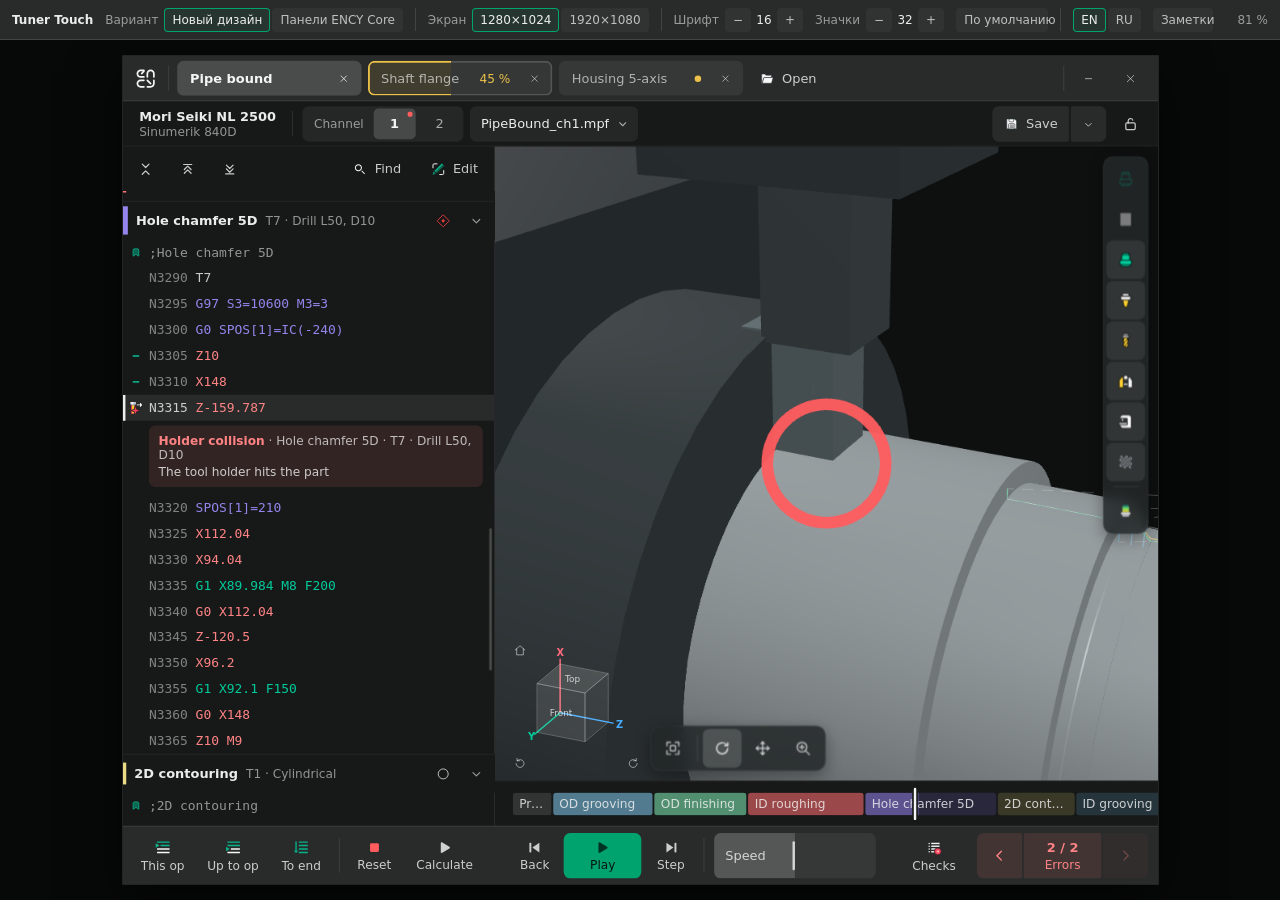
<file: index.html>
<!doctype html>
<html lang="en">
<head>
<meta charset="utf-8">
<title>ENCY Tuner Touch</title>
<!-- Tuner's touch interface for the FANUC PANEL iH Pro, concept B «Лента программы», built block by block.
     Spec: docs/touch-tz (draft 12); the layout concepts (the record of the choice, not linked): concepts.html -->
<link rel="stylesheet" href="tokens.css">
<link rel="stylesheet" href="stand.css">
<link rel="stylesheet" href="kit.css">
<link rel="stylesheet" href="frame.css">
<link rel="stylesheet" href="prog.css">
<link rel="stylesheet" href="sim.css">
<link rel="stylesheet" href="view3d.css">
</head>
<body>
<!-- the stand: screen, touch settings (per resolution), language, notes -->
<div class="dev">
  <span class="dev-name">Tuner Touch</span>
  <div class="dev-g"><span class="dev-l">Вариант</span>
    <button class="dev-b" data-var="design">Новый дизайн</button><button class="dev-b" data-var="core">Панели ENCY Core</button></div>
  <span class="dev-div"></span>
  <div class="dev-g"><span class="dev-l">Экран</span>
    <button class="dev-b" data-res="1280">1280×1024</button><button class="dev-b" data-res="1920">1920×1080</button></div>
  <span class="dev-div"></span>
  <div class="dev-g"><span class="dev-l">Шрифт</span>
    <button class="dev-b" data-step="font:-1">−</button><span class="dev-v" id="vFont"></span><button class="dev-b" data-step="font:1">+</button></div>
  <div class="dev-g"><span class="dev-l">Значки</span>
    <button class="dev-b" data-step="icons:-2">−</button><span class="dev-v" id="vIcons"></span><button class="dev-b" data-step="icons:2">+</button></div>
  <button class="dev-b" id="resetSize">По умолчанию</button>
  <span class="dev-div"></span>
  <div class="dev-g"><button class="dev-b" data-lang="en">EN</button><button class="dev-b" data-lang="ru">RU</button></div>
  <button class="dev-b" id="notesBtn">Заметки</button>
  <span class="dev-sp"></span>
  <span class="dev-m" id="zoom"></span>
</div>

<div class="stage" id="stage"><div class="stage-box" id="stageBox"><div class="screen" id="screen">
  <div class="tt" id="tt">
    <header class="tt-top" id="ttTop"></header>
    <nav class="tt-tabs" id="ttTabs"></nav>
    <section class="tt-left" id="ttLeft"></section>
    <section class="tt-view"><div class="tt-3d" id="tt3d"></div><div class="tt-tl" id="ttTl"></div></section>
    <footer class="tt-bar" id="ttBar"></footer>
  </div>
  <!-- variant 3: the desktop Tuner prototype (ENCY Core panels) in its touch mode — core/, loaded on first use -->
  <iframe class="core-frame" id="coreFrame" title="ENCY Tuner — ENCY Core panels, touch mode" hidden></iframe>
</div></div></div>
<aside class="notes" id="notes"></aside>

<script src="data.js"></script>
<script src="core.js"></script>
<script src="ui.js"></script>
<script src="top.js"></script>
<script src="prog.js"></script>
<script src="sim.js"></script>
<script src="win.js"></script>
<script src="stand.js"></script>
<script type="module" src="view3d.js"></script>
</body>
</html>
</file>
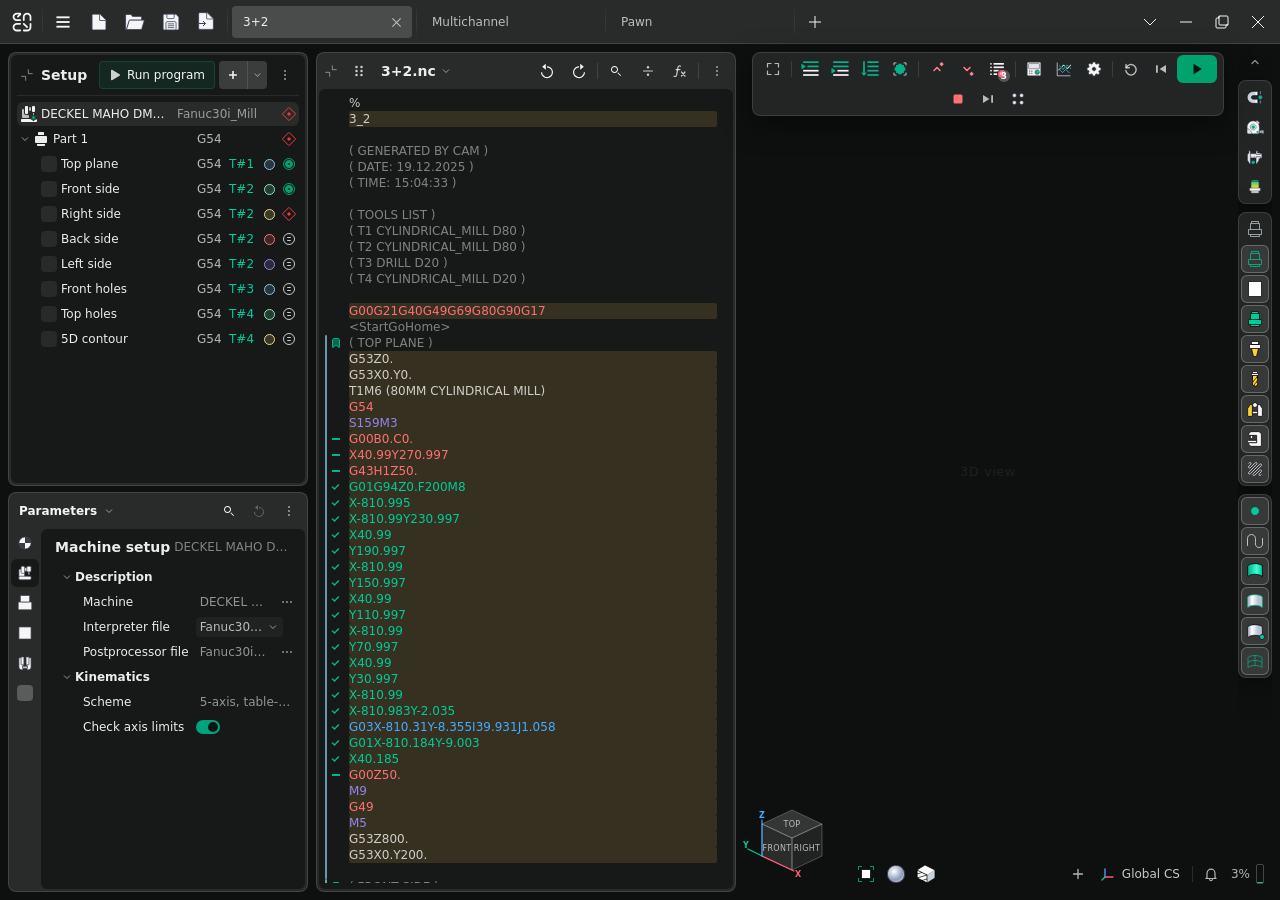
<file: core/index.html>
<!doctype html>
<html lang="en">
<head>
<meta charset="utf-8">
<meta name="viewport" content="width=device-width, initial-scale=1">
<title>ENCY Tuner</title>
<!-- Target screen: 1920×1080 at 125% system scale → a 1536×864 CSS working area -->
<meta name="ency-target-viewport" content="1536x864">
<link rel="stylesheet" href="tokens.css">
<link rel="stylesheet" href="header.css">
<link rel="stylesheet" href="layout.css">
<link rel="stylesheet" href="editor.css">
<link rel="stylesheet" href="tree.css">
<link rel="stylesheet" href="inspector.css">
<link rel="stylesheet" href="viewport.css">
<link rel="stylesheet" href="streamedit.css">
<link rel="stylesheet" href="themes.css">
<!-- Tuner Touch, variant 3 (?touch=1&f=16&i=32): the same panels in their touch sizes, laid out by the spec.
     f — the Font setting (text, rows of lists and of the NC text), i — the Icons setting (buttons and bars) -->
<link rel="stylesheet" href="touch.css">
<script>(function(){ var q = location.search; if (!/[?&]touch=1/.test(q)) return;
  function n(k, d){ var m = q.match(new RegExp('[?&]' + k + '=([\\d.]+)')); return m ? +m[1] : d; }
  var f = n('f', 16), i = n('i', 32), r = document.documentElement;
  window.TOUCH = {kf: f / 16, ki: i / 32};
  r.classList.add('touch'); r.style.setProperty('--kf', f / 16); r.style.setProperty('--ki', i / 32); })();</script>
<!-- the theme before the first paint (header.js switches it from the logo menu) -->
<script>try{var t=localStorage.getItem("tuner.theme");if(t)document.documentElement.setAttribute("data-theme",t);}catch(e){}</script>
</head>
<body>
<div class="app" id="app">
  <div class="workspace" id="ws">

    <!-- ===== 3D view ===== -->
    <main class="viewport">
      <div class="vp-hint">3D view</div>
    </main>

    <!-- ===== Dock: Setup tree over the inspector ===== -->
    <aside class="dock" id="dock">
      <div class="wgrip" id="dockGrip" title="Drag to resize the panel"></div>

      <!-- collapsed: a strip with the panel's name; the name shows the panel over the 3D view -->
      <div class="cstrip">
        <button class="pcol" data-col="dock"><svg class="ic-min" viewBox="0 0 24 24" fill="none" stroke="currentColor" stroke-width="1.5" stroke-linecap="round" stroke-linejoin="round"><path d="M20 10h-6V4"/><path d="M4 14h6v6"/></svg><svg class="ic-exp" viewBox="0 0 24 24" fill="none" stroke="currentColor" stroke-width="1.5" stroke-linecap="round" stroke-linejoin="round"><path d="M14 4h6v6"/><path d="M10 20H4v-6"/></svg></button>
        <button class="vlabel" data-peek="dock" title="Setup — show the panel over the 3D view">Setup</button>
      </div>

      <div class="colbody">
      <section class="panel panel-tree" id="panelTree">
        <div class="inner">
          <div class="ptool">
            <button class="pcol" data-col="dock"><svg class="ic-min" viewBox="0 0 24 24" fill="none" stroke="currentColor" stroke-width="1.5" stroke-linecap="round" stroke-linejoin="round"><path d="M20 10h-6V4"/><path d="M4 14h6v6"/></svg><svg class="ic-exp" viewBox="0 0 24 24" fill="none" stroke="currentColor" stroke-width="1.5" stroke-linecap="round" stroke-linejoin="round"><path d="M14 4h6v6"/><path d="M10 20H4v-6"/></svg></button>
            <span class="ptitle">Setup</span>
            <div class="tgroup">
              <!-- Run program: calculates the operations (ENCY's Calculate) -->
              <button class="brun" data-act="run" title="Run program — calculate the operations"><span class="ei ei16 s-mac i-run"></span>Run program</button>
              <div class="bsplit">
                <button class="sp-main" title="Add operation"><img src="assets/fig-plus.svg" alt=""></button>
                <button class="sp-menu" title="Add setup, part or operation"><img src="assets/tb-chev.svg" alt=""></button>
              </div>
              <button class="tbtn" title="More: Postprocessor, Autorun"><span class="ei ei16 s-mac i-dots"></span></button>
            </div>
          </div>
          <div class="line"></div>
          <div class="tree" id="tree" role="tree"></div>
        </div>
      </section>

      <div class="dock-resizer" id="dockResizer" title="Drag to resize"></div>

      <section class="panel panel-insp" id="panelInsp">
        <!-- head: the mode combobox (Parameters | Stream editor), then the buttons of the mode -->
        <div class="ihead">
          <button class="iswitch" id="inspSwitch" aria-haspopup="listbox" title="Switch the panel"><span>Parameters</span><img src="assets/dd-chev.svg" alt=""></button>
          <span class="ihspacer"></span>
          <div class="iacts" data-acts="params"></div>
          <div class="iacts" data-acts="stream" hidden></div>
        </div>

        <!-- Parameters: the tabs follow the tree level (machine level here) -->
        <div class="ibody" data-body="params">
          <div class="rail" data-rail>
            <button class="rbtn" data-t="Setup" title="Setup"><span class="ei ei20 s-insp i-p-setup"></span></button>
            <button class="rbtn active" data-t="Machine setup" title="Machine setup"><span class="ei ei20 s-insp i-p-mach"></span></button>
            <button class="rbtn" data-t="Part" title="Part"><span class="ei ei20 s-insp i-p-part"></span></button>
            <button class="rbtn" data-t="Workpiece" title="Workpiece"><span class="ei ei20 s-insp i-p-wp"></span></button>
            <button class="rbtn" data-t="Fixtures" title="Fixtures"><span class="ei ei20 s-insp i-p-fix"></span></button>
            <button class="rbtn" data-t="Model" title="Model"><span class="opic"></span></button>
          </div>
          <div class="inner">
            <div class="title-row"><span class="t" data-title>Machine setup</span><span class="tnode" id="inspNode"></span></div>
            <!-- rows (inspector.js); the label | control divider drags like the tree's -->
            <div class="iwrap" id="iwrap"><div class="isplit-line"></div><div class="isplit-handle" id="isplit" title="Drag to resize the columns"></div><div class="irows" id="irows"></div></div>
          </div>
        </div>

        <!-- Stream editor: bulk edits of the active program, five groups -->
        <div class="ibody" data-body="stream" hidden>
          <div class="rail" data-rail>
            <button class="rbtn active" data-t="Block numbers" title="Block numbers"><span class="opic"></span></button>
            <button class="rbtn" data-t="Strings" title="Strings"><span class="opic"></span></button>
            <button class="rbtn" data-t="Skips" title="Skips"><span class="opic"></span></button>
            <button class="rbtn" data-t="Change register" title="Change register"><span class="opic"></span></button>
            <button class="rbtn" data-t="Transform" title="Transform"><span class="opic"></span></button>
          </div>
          <div class="inner">
            <div class="title-row"><span class="t" data-title>Block numbers</span></div>
            <div class="pempty">Bulk edits of the active program: set up, then Apply</div>
          </div>
        </div>
      </section>
      </div>
    </aside>

    <!-- ===== NC code column ===== -->
    <aside class="codecol" id="codecol">
      <div class="wgrip" id="codeGrip" title="Drag to resize the panel"></div>
      <!-- collapsed: the file name, or one name per channel (layout.js) -->
      <div class="cstrip">
        <button class="pcol" data-col="code"><svg class="ic-min" viewBox="0 0 24 24" fill="none" stroke="currentColor" stroke-width="1.5" stroke-linecap="round" stroke-linejoin="round"><path d="M20 10h-6V4"/><path d="M4 14h6v6"/></svg><svg class="ic-exp" viewBox="0 0 24 24" fill="none" stroke="currentColor" stroke-width="1.5" stroke-linecap="round" stroke-linejoin="round"><path d="M14 4h6v6"/><path d="M10 20H4v-6"/></svg></button>
        <div class="vlabels" id="codeLabels"></div>
      </div>
      <section class="panel panel-code">
        <!-- head on the frame, as the inspector's: the program file holds the channels, so its row
             comes first — the file, then its channels, then the code -->
          <div class="ptool chead">
            <button class="pcol" data-col="code"><svg class="ic-min" viewBox="0 0 24 24" fill="none" stroke="currentColor" stroke-width="1.5" stroke-linecap="round" stroke-linejoin="round"><path d="M20 10h-6V4"/><path d="M4 14h6v6"/></svg><svg class="ic-exp" viewBox="0 0 24 24" fill="none" stroke="currentColor" stroke-width="1.5" stroke-linecap="round" stroke-linejoin="round"><path d="M14 4h6v6"/><path d="M10 20H4v-6"/></svg></button>
            <button class="tbtn" title="Explorer — NC file management">
              <svg viewBox="0 0 16 16" fill="currentColor"><circle cx="5.5" cy="4" r="1.25"/><circle cx="10.5" cy="4" r="1.25"/><circle cx="5.5" cy="8" r="1.25"/><circle cx="10.5" cy="8" r="1.25"/><circle cx="5.5" cy="12" r="1.25"/><circle cx="10.5" cy="12" r="1.25"/></svg>
            </button>
            <button class="fname" title="Switch program"><span class="ptitle" id="fileName">Program file name 1</span><img src="assets/dd-chev.svg" alt=""></button>
            <div class="tgroup">
              <button class="tbtn" data-act="undo" title="Undo (Ctrl+Z)"><span class="ei ei20 s-add i-undo"></span></button>
              <button class="tbtn" data-act="redo" title="Redo (Ctrl+Y)"><span class="ei ei20 s-add i-redo"></span></button>
              <span class="tdiv"></span>
              <button class="tbtn" data-act="find" title="Find (Ctrl+F)"><span class="ei ei16 s-st i-search"></span></button>
              <button class="tbtn" data-act="split" title="Split — create operations from the program">
                <svg viewBox="0 0 16 16" fill="currentColor"><rect x="3" y="7.4" width="10" height="1.2" rx=".6"/><circle cx="8" cy="4.2" r="1.2"/><circle cx="8" cy="11.8" r="1.2"/></svg>
              </button>
              <button class="tbtn" id="streamBtn" title="Stream editor — bulk edits">
                <svg viewBox="0 0 16 16" fill="none" stroke="currentColor" stroke-width="1.2" stroke-linecap="round"><path d="M8.5 3.2c-.9-.6-2.2-.3-2.5 1L4.6 12.2c-.3 1.3-1.6 1.6-2.5 1"/><path d="M4 6.6h4"/><path d="M9.5 9l3.5 4M13 9l-3.5 4"/></svg>
              </button>
              <span class="tdiv"></span>
              <button class="tbtn" title="More: Rename, Replace, Save as, Remove"><span class="ei ei16 s-mac i-dots"></span></button>
            </div>
          </div>
        <!-- channels of a multichannel machine (code.js): Channel 1 | Channel 2 | ⫴ side by side -->
        <div class="tabs" id="chTabs" role="tablist" hidden></div>
        <div class="inner">
          <div class="cpanes" id="cpanes"></div>
        </div>
      </section>
    </aside>

  </div>
</div>
<script src="header.js"></script>
<script src="examples.js"></script>
<script src="project.js"></script>
<script src="editor.js"></script>
<script src="code.js"></script>
<script src="inspector.js"></script>
<script src="tree.js"></script>
<script src="layout.js"></script>
<script src="viewport.js"></script>
<script src="sim.js"></script>
<script src="streamedit.js"></script>
<script src="touch.js"></script>
</body>
</html>
</file>
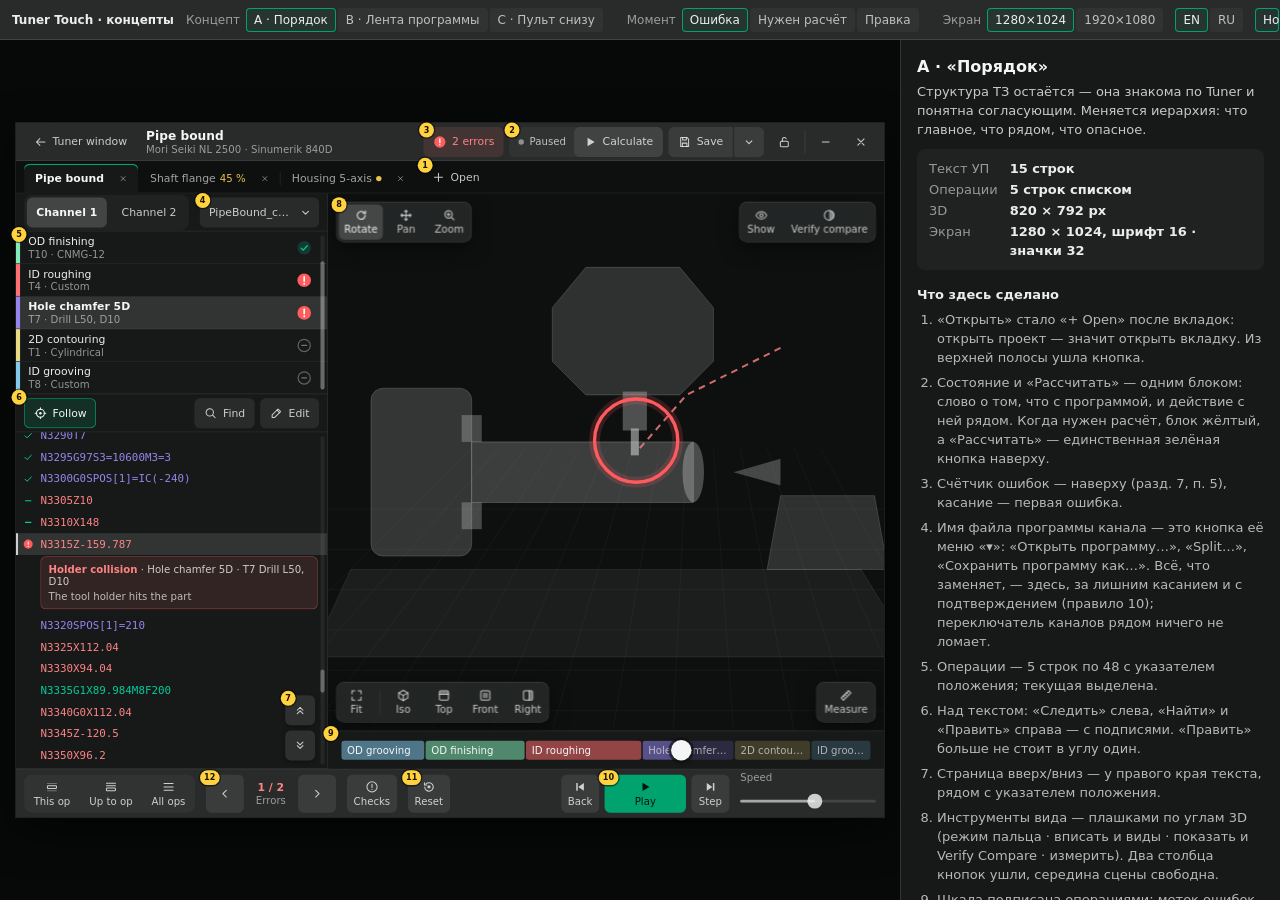
<file: concepts.html>
<!doctype html>
<html lang="en">
<head>
<meta charset="utf-8">
<title>ENCY Tuner Touch — layout concepts</title>
<link rel="stylesheet" href="tokens.css">
<link rel="stylesheet" href="stand.css">
<link rel="stylesheet" href="concepts.css">
</head>
<body>
<!-- the stand: concept, screen, moment, language, annotation numbers -->
<div class="dev">
  <span class="dev-name">Tuner Touch · концепты</span>
  <div class="dev-g"><span class="dev-l">Концепт</span>
    <button class="dev-b" data-set="c=A">A · Порядок</button>
    <button class="dev-b" data-set="c=B">B · Лента программы</button>
    <button class="dev-b" data-set="c=C">C · Пульт снизу</button></div>
  <span class="dev-div"></span>
  <div class="dev-g"><span class="dev-l">Момент</span>
    <button class="dev-b" data-set="st=error">Ошибка</button>
    <button class="dev-b" data-set="st=needs">Нужен расчёт</button>
    <button class="dev-b" data-set="st=edit">Правка</button></div>
  <span class="dev-div"></span>
  <div class="dev-g"><span class="dev-l">Экран</span>
    <button class="dev-b" data-set="res=1280">1280×1024</button>
    <button class="dev-b" data-set="res=1920">1920×1080</button></div>
  <div class="dev-g"><button class="dev-b" data-set="lang=en">EN</button><button class="dev-b" data-set="lang=ru">RU</button></div>
  <button class="dev-b" id="annBtn">Номера</button>
  <span class="dev-sp"></span>
  <span class="dev-m" id="zoom"></span>
</div>
<div class="stage" id="stage"><div class="stage-box" id="stageBox"><div class="screen" id="screen"></div></div></div>
<aside class="notes" id="notes"></aside>
<script src="concepts.js"></script>
</body>
</html>
</file>
<file: tokens.css>
/* ENCY Tuner Touch — ENCY Core tokens + the touch size scale.
   Colours, accent, type family and radii: Figma file Core (5mNOE8ZjiF0VlYEhaeP4LF) and the
   ENCY_UI prototype (Graphite theme), same set as packages/tuner/tokens.css.
   Sizes: the spec "ТЗ: сенсорный интерфейс ENCY Tuner 3 для стойки FANUC PANEL iH Pro",
   draft 12 (docs/touch-tz) — a deliberate touch exception to Core's 20/24px density. */
:root{
  /* theme: one base (the scene) + one ink every layer is mixed of */
  --th-base:#0e1010; --th-ink:#f5f5f5;
  --th-k4:4%; --th-k8:8%; --th-k12:12%;
  --th-panel:color-mix(in srgb, var(--th-ink) var(--th-k4), var(--th-base));   /* panels */
  --th-frame:color-mix(in srgb, var(--th-ink) var(--th-k8), var(--th-panel));  /* top bar, panel frames */
  --pop-bg:color-mix(in srgb, var(--th-ink) var(--th-k12), var(--th-panel));   /* menus, dialogs */
  --th-shadow:rgba(0,0,0,.5);

  --ec-bg:var(--th-base);
  --ec-bg-96:color-mix(in srgb, var(--th-base) 96%, transparent);
  --ec-bg-80:color-mix(in srgb, var(--th-base) 80%, transparent);

  /* foreground — Layer color (#f5f5f5 opacities); text never below 56 (contrast ≥ 4.5:1, rule 6.9) */
  --ec-fg-100:#f5f5f5; --ec-fg-96:rgba(245,245,245,.96); --ec-fg-80:rgba(245,245,245,.80);
  --ec-fg-72:rgba(245,245,245,.72); --ec-fg-64:rgba(245,245,245,.64); --ec-fg-56:rgba(245,245,245,.56);
  --ec-fg-48:rgba(245,245,245,.48); --ec-fg-32:rgba(245,245,245,.32); --ec-fg-24:rgba(245,245,245,.24);
  --ec-fg-16:rgba(245,245,245,.16); --ec-fg-12:rgba(245,245,245,.12); --ec-fg-8:rgba(245,245,245,.08);
  --ec-fg-6:rgba(245,245,245,.06); --ec-fg-4:rgba(245,245,245,.04);

  /* accents */
  --ec-green:#00a36d; --ec-green-08:rgba(0,163,109,.08); --ec-green-16:rgba(0,163,109,.16);
  --th-on-green:#04150e; --th-green-hover:#00b578; --st-green:#00cb9a;
  --ec-amber:#ebc14a; --ec-amber-12:rgba(235,193,74,.12);
  --th-red:#ff5c5e; --th-red-text:#ff8384; --tpe-danger-bg:rgba(255,112,114,.12);
  --th-cancel:#ff8ea0; --th-blue-text:#46acff;
  --op-yellow:#ebda84; --op-blue:#84c9eb; --op-coral:#ff7072; --op-green:#84ebb8; --op-violet:#9584eb;

  /* type: Inter (falls back to Segoe UI where Inter is not installed — as on the stand);
     the NC text is monospaced by the spec (rule 6.9) — Consolas ships with every Windows */
  --ec-font:'Inter','Inter var',system-ui,-apple-system,'Segoe UI',sans-serif;
  --tt-mono:Consolas,'Roboto Mono','DejaVu Sans Mono',monospace;

  --ec-radius:4px; --ec-radius-md:8px; --ec-radius-lg:12px;
}

/* ===== Touch scale =====
   Two settings drive every size (Tuner settings → "Touch interface"): Font 14–24 px and
   Icons 24–48 px, kept per screen resolution; defaults 16/32 at 1280×1024 and 19/38 at
   1920×1080 (×1.2: the same millimetres on a 21.5–24" screen). device.js puts the ratios on
   .tt as unitless --kf = font/16 and --ki = icons/32. Font → text and the height of rows in
   lists and the NC text; icons → buttons and bars. The layout itself never changes (rule 6.13).
   Floors from section 6: a target is ≥ 44 px (10 mm), simulation and error buttons ≥ 56,
   ≥ 8 px between targets, interface text ≥ 15 px at the default size. */
.tt{
  --kf:1; --ki:1;
  --t-min:44px;

  /* type (font) */
  --t-fs:calc(16px * var(--kf));       --t-lh:calc(20px * var(--kf));        /* buttons, tabs, list titles */
  --t-fs-meta:calc(15px * var(--kf));  --t-lh-meta:calc(18px * var(--kf));   /* second lines, progress */
  --t-fs-title:calc(18px * var(--kf)); --t-lh-title:calc(22px * var(--kf));  /* project name */
  --t-fs-code:calc(16px * var(--kf));  --t-code-row:calc(32px * var(--kf));  /* NC text: 16 in 32 rows */

  /* rows (font) */
  --t-row:max(var(--t-min), calc(48px * var(--kf)));        /* operations */
  --t-row-menu:max(var(--t-min), calc(56px * var(--kf)));   /* menus, dialogs, files */

  /* buttons and bars (icons) */
  --t-btn:max(var(--t-min), calc(44px * var(--ki)));        /* a button in a bar */
  --t-glyph:calc(20px * var(--ki));                         /* the icon inside it */
  --t-pill:calc(36px * var(--ki));                          /* status pills (not targets) */
  --t-gap:max(8px, calc(8px * var(--ki)));                  /* between neighbouring targets */
  --t-gap-l:max(12px, calc(16px * var(--ki)));              /* between groups */
  --t-bar:max(calc(56px * var(--ki)), calc(var(--t-btn) + 12px));    /* top bar */
  --t-tabs:max(calc(48px * var(--ki)), calc(var(--t-btn) + 4px));    /* project tabs row */
  --t-view-btn:max(var(--t-min), calc(52px * var(--ki)));   /* view buttons on the 3D */
  --t-sim-btn:max(56px, calc(56px * var(--ki)));            /* simulation bar buttons */
  --t-simbar:calc(var(--t-sim-btn) + 16px);                 /* 72 at the default */
  --t-timeline:max(56px, calc(56px * var(--ki)));           /* the scale under the 3D */
  --t-left:calc(460px * (var(--kf) + var(--ki)) / 2);       /* left panel: 460, 552 at 1920×1080 */
}
</file>
<file: stand.css>
/* ENCY Tuner Touch — the stand around the emulated screen: dev bar on top (desktop density,
   Core Button_24 recipe — it is a tool, not the product), the screen at its real pixel size
   (scaled down only when the window is smaller), the notes column on the right. */

*{box-sizing:border-box}
html,body{height:100%}
body{margin:0;background:#070808;color:var(--ec-fg-72);font:400 12px/16px var(--ec-font);
  -webkit-font-smoothing:antialiased;overflow:hidden;}
button{font:inherit;color:inherit;margin:0;padding:0;border:0;background:none;cursor:pointer;}

/* ===== Dev bar ===== */
.dev{position:fixed;left:0;right:0;top:0;height:40px;z-index:10;display:flex;align-items:center;gap:12px;
  padding:0 12px;background:var(--th-frame);border-bottom:1px solid var(--ec-fg-12);user-select:none;white-space:nowrap;}
.dev-name{color:var(--ec-fg-96);font-weight:600;}
.dev-g{display:flex;align-items:center;gap:2px;}
.dev-l{color:var(--ec-fg-56);margin-right:4px;}
.dev-b{height:24px;min-width:24px;padding:4px 8px;border-radius:var(--ec-radius);background:var(--ec-fg-4);color:var(--ec-fg-72);}
.dev-b:hover{background:var(--ec-fg-12);color:var(--ec-fg-96);}
.dev-b.on{background:var(--ec-green-08);box-shadow:inset 0 0 0 1px var(--ec-green);color:var(--ec-fg-96);}
.dev-sp{flex:1 1 auto;}
.dev-div{width:1px;align-self:stretch;margin:8px 0;background:var(--ec-fg-12);}
.dev-m{color:var(--ec-fg-56);font-variant-numeric:tabular-nums;}

/* ===== Stage + notes ===== */
.stage{position:fixed;left:0;right:380px;top:40px;bottom:0;overflow:auto;display:flex;}
.stage-box{position:relative;margin:auto;flex:0 0 auto;}
.screen{position:absolute;left:0;top:0;transform-origin:0 0;box-shadow:0 0 0 1px #2a2d2d,0 20px 60px rgba(0,0,0,.6);}

.notes{position:fixed;right:0;top:40px;bottom:0;width:380px;overflow:auto;padding:16px 16px 32px;
  background:var(--th-panel);border-left:1px solid var(--ec-fg-12);font:400 13px/19px var(--ec-font);color:var(--ec-fg-72);}
.notes h2{margin:0 0 4px;color:var(--ec-fg-100);font:600 16px/22px var(--ec-font);}
.notes h3{margin:16px 0 6px;color:var(--ec-fg-96);font:600 13px/18px var(--ec-font);}
.notes p{margin:0 0 8px;}
.notes ol,.notes ul{margin:0 0 8px;padding-left:20px;}
.notes li{margin:0 0 6px;}
.notes b{color:var(--ec-fg-96);font-weight:600;}
.notes .lead{color:var(--ec-fg-80);}
.notes .metrics{display:grid;grid-template-columns:auto 1fr;gap:2px 12px;margin:10px 0 4px;padding:10px 12px;border-radius:var(--ec-radius-md);
  background:var(--ec-fg-4);font-variant-numeric:tabular-nums;}
.notes .metrics span{color:var(--ec-fg-56);}
.notes .metrics b{font-weight:600;}
.notes .pro{color:#7fd8b4;} .notes .con{color:#ff9d9e;}
.notes .demo{display:flex;flex-wrap:wrap;align-items:center;gap:4px;margin:0 0 8px;}
body.no-notes .stage{right:0;}
body.no-notes .notes{display:none;}
.dev-v{min-width:22px;text-align:center;color:var(--ec-fg-96);font-variant-numeric:tabular-nums;}
.n-badge{position:absolute;z-index:100;min-width:22px;height:22px;padding:0 6px;border-radius:11px;display:flex;align-items:center;justify-content:center;
  background:#ffd23f;color:#1a1400;font:700 12px/1 var(--ec-font);box-shadow:0 0 0 2px rgba(0,0,0,.5);pointer-events:none;transform:translate(-30%,-30%);}
.notes details{margin:16px 0 0;padding:10px 12px;border-radius:var(--ec-radius-md);background:var(--ec-fg-4);}
.notes summary{cursor:pointer;color:var(--ec-fg-80);}
.notes details ol{margin-top:8px;}

/* variant 3: the desktop Tuner prototype (ENCY Core panels) in its touch mode, filling the screen */
.core-frame{position:absolute;inset:0;width:100%;height:100%;border:0;display:block;background:#0e1010;}
.core-frame[hidden],.tt[hidden]{display:none !important;}
</file>
<file: kit.css>
/* ENCY Tuner Touch — touch kit: Core components at touch size.
   A deliberate touch exception to Core's density (rows 20/24): every size comes from the touch
   scale in tokens.css (font → text and rows, icons → buttons and bars). Colours, accent, type and
   radii are Core's (Graphite). Prefix tk-. Proposed as additions to Core — see each block.

   Rules kept everywhere (spec, sect. 6):
   · a target ≥ 44 px, ≥ 8 px between targets; simulation and error buttons ≥ 56
   · no hover: a fill tells a button, a stronger fill tells "pressed", state is visible at rest
   · feedback at once (≤ 0.1 s) — :active, no transitions on press
   · text ≥ 15 px, contrast ≥ 4.5:1 (fg 56 and above on these surfaces) */

/* ===== Icons =====
   Tuner's own sprites (Supplement/GUI/SVG, copied from Tuner NB 3), drawn at --g; cell = (--r, --c),
   1-based like BtnsDarkIconPack.ini. Glyphs Tuner has no sprite for — tk-ic, Core-style strokes. */
.tk-spr{--g:var(--t-glyph);width:var(--g);height:var(--g);flex:0 0 auto;display:block;background-repeat:no-repeat;
  background-size:calc(var(--nx) * var(--g)) calc(var(--ny) * var(--g));
  background-position:calc((1 - var(--c)) * var(--g)) calc((1 - var(--r)) * var(--g));}
.s-menu{background-image:url(assets/ency/menu-28.svg);--nx:10;--ny:7;}
.s-status{background-image:url(assets/ency/status-16.svg);--nx:14;--ny:3;}
.s-macros{background-image:url(assets/ency/macros-16.svg);--nx:5;--ny:2;}
.s-add{background-image:url(assets/ency/additional-20.svg);--nx:18;--ny:4;}
.s-view{background-image:url(assets/ency/view-20.svg);--nx:16;--ny:3;}
.s-fn{background-image:url(assets/ency/function-28.svg);--nx:12;--ny:3;}
.tk-ic{width:var(--t-glyph);height:var(--t-glyph);flex:0 0 auto;display:block;}

/* ===== Button =====
   Touch Button (from Core Button_24): 44 high (--t-btn), radius 8, label 16, icon 20 · 8 gap.
   default fg-8 · pressed fg-16 · ghost: no fill until pressed · primary: green fill, dark ink —
   one per zone · on: a latched state (green tint + 1 px green edge) · danger: red text, for the
   one destructive choice of a question · disabled: 32 % */
.tk-b{position:relative;height:var(--t-btn);min-width:var(--t-btn);padding:0 calc(14px * var(--ki));display:inline-flex;align-items:center;
  justify-content:center;gap:calc(8px * var(--ki));flex:0 0 auto;border-radius:var(--ec-radius-md);background:var(--ec-fg-8);
  color:var(--ec-fg-80);font:400 var(--t-fs)/var(--t-lh) var(--ec-font);white-space:nowrap;cursor:pointer;}
.tk-b:active{background:var(--ec-fg-16);color:var(--ec-fg-100);}
.tk-b.ghost{background:transparent;}
.tk-b.ghost:active{background:var(--ec-fg-12);}
.tk-b.sq{padding:0;width:var(--t-btn);}
.tk-b.pri{background:var(--ec-green);color:var(--th-on-green);font-weight:600;}
.tk-b.pri:active{background:var(--th-green-hover);}
.tk-b.pri .tk-spr{filter:brightness(0);opacity:.85;}
.tk-b.on{background:var(--ec-green-16);color:var(--ec-fg-100);box-shadow:inset 0 0 0 1px var(--ec-green);}
.tk-b.on:active{background:rgba(0,163,109,.28);}
.tk-b.danger{background:var(--tpe-danger-bg);color:var(--th-red-text);}
.tk-b.danger:active{background:rgba(255,112,114,.22);}
.tk-b.big{height:var(--t-row-menu);min-width:calc(120px * var(--kf));padding:0 calc(20px * var(--kf));}
.tk-b[disabled],.tk-b.dis{opacity:.32;pointer-events:none;}
.tk-b > span{min-width:0;overflow:hidden;text-overflow:ellipsis;}
/* split button: the action + its ▾ menu, 2 px apart, one shape */
.tk-split{display:flex;gap:2px;flex:0 0 auto;}
.tk-split > .tk-b:first-child{border-radius:var(--ec-radius-md) 2px 2px var(--ec-radius-md);}
.tk-split > .tk-b:last-child{border-radius:2px var(--ec-radius-md) var(--ec-radius-md) 2px;padding:0;width:var(--t-min);min-width:var(--t-min);}
.tk-split > .tk-b:last-child .tk-spr{--g:calc(16px * var(--ki));}
.tk-split.open > .tk-b:last-child{background:var(--ec-fg-24);}

/* ===== State + action =====
   What the program is now — a plain label with a dot, left of the button that acts on it. No tray:
   a tray around label and button reads as one toggle. Amber — needs you; calculating — amber words
   and a thin progress bar under them; simulating / simulated — green dot. */
.tk-state{display:flex;align-items:center;gap:calc(12px * var(--ki));flex:0 0 auto;}
.tk-st-l{position:relative;display:flex;align-items:center;gap:8px;color:var(--ec-fg-64);font:400 var(--t-fs-meta)/var(--t-lh-meta) var(--ec-font);
  white-space:nowrap;font-variant-numeric:tabular-nums;}
.tk-st-l::before{content:"";width:8px;height:8px;border-radius:50%;background:var(--dot, var(--ec-fg-48));flex:0 0 8px;}
.tk-st-l > i{position:absolute;left:16px;right:0;bottom:calc(-7px * var(--ki));height:3px;border-radius:2px;background:var(--ec-fg-12);overflow:hidden;}
.tk-st-l > i::after{content:"";position:absolute;left:0;top:0;bottom:0;width:var(--p, 0%);background:var(--ec-amber);}
.tk-state.amber .tk-st-l,.tk-state.busy .tk-st-l{color:var(--ec-amber);--dot:var(--ec-amber);}
.tk-state.green .tk-st-l{--dot:var(--st-green);}

/* ===== Badge-button (errors) — a target, so a full button; red tint, count in words ===== */
.tk-badge{background:var(--tpe-danger-bg);color:var(--th-red-text);font-weight:600;}
.tk-badge:active{background:rgba(255,112,114,.22);color:var(--th-red-text);}

/* ===== Menu (from a button) =====
   Overlay surface, radius 12, rows 56 (font): icon 20 · title 16 · description 15. Opens under its
   button, right edges aligned; a tap outside closes it. Rare things live here (rule 6.12). */
.tk-menu{position:absolute;z-index:60;min-width:calc(340px * var(--kf));max-width:calc(480px * var(--kf));padding:6px;border-radius:var(--ec-radius-lg);
  background:var(--pop-bg);box-shadow:inset 0 0 0 1px var(--ec-fg-12),0 12px 40px var(--th-shadow);display:flex;flex-direction:column;gap:2px;}
.tk-mi{min-height:var(--t-row-menu);display:flex;align-items:center;gap:calc(14px * var(--kf));padding:calc(6px * var(--kf)) calc(14px * var(--kf));
  border-radius:var(--ec-radius-md);text-align:left;color:var(--ec-fg-80);cursor:pointer;}
.tk-mi:active{background:var(--ec-fg-12);}
.tk-mi > span{display:flex;flex-direction:column;min-width:0;}
.tk-mi b{color:var(--ec-fg-96);font:400 var(--t-fs)/var(--t-lh) var(--ec-font);}
.tk-mi small{color:var(--ec-fg-56);font:400 var(--t-fs-meta)/var(--t-lh-meta) var(--ec-font);white-space:nowrap;overflow:hidden;text-overflow:ellipsis;}
.tk-mi[disabled]{opacity:.32;pointer-events:none;}
/* a context menu's title: what it acts on (the operation and its tool, the block) */
.tk-mh{padding:calc(8px * var(--kf)) calc(14px * var(--kf)) calc(4px * var(--kf));color:var(--ec-fg-56);
  font:400 var(--t-fs-meta)/var(--t-lh-meta) var(--ec-font);white-space:nowrap;overflow:hidden;text-overflow:ellipsis;}
.tk-mdiv{height:1px;margin:2px 8px;background:var(--ec-fg-8);}

/* ===== Switch (on / off) — in a 56 row whose whole width is the target; the track 48 × 28, the
   knob slides; on — green track (Core accent), off — quiet track ===== */
.tk-sw{position:relative;width:calc(48px * var(--ki));height:calc(28px * var(--ki));flex:0 0 auto;border-radius:calc(14px * var(--ki));background:var(--ec-fg-16);}
.tk-sw::after{content:"";position:absolute;top:calc(3px * var(--ki));left:calc(3px * var(--ki));width:calc(22px * var(--ki));height:calc(22px * var(--ki));
  border-radius:50%;background:var(--ec-fg-80);transition:transform .14s ease;}
.tk-sw.on{background:var(--ec-green);}
.tk-sw.on::after{background:#fff;transform:translateX(calc(20px * var(--ki)));}
.tk-mi .tk-sw{margin-left:auto;}
.tk-mi > img{width:calc(24px * var(--kf));height:calc(24px * var(--kf));flex:0 0 auto;}

/* ===== Question (modal) — only confirmations and questions on closing (rule 6.11) =====
   Centred card on a scrim; title 20, text 16; buttons 56. The destructive choice stands apart on the
   left, the safe ones on the right with the primary last (rule 6.10: not next to the frequent one). */
.tk-scrim{position:absolute;inset:0;z-index:80;display:flex;align-items:center;justify-content:center;background:rgba(0,0,0,.55);}
.tk-dlg{width:min(calc(560px * var(--kf)), calc(100% - 48px));padding:calc(24px * var(--kf));border-radius:var(--ec-radius-lg);background:var(--pop-bg);
  box-shadow:inset 0 0 0 1px var(--ec-fg-12),0 20px 60px rgba(0,0,0,.6);display:flex;flex-direction:column;gap:calc(10px * var(--kf));}
.tk-dlg h3{margin:0;color:var(--ec-fg-100);font:600 calc(20px * var(--kf))/calc(26px * var(--kf)) var(--ec-font);}
.tk-dlg p{margin:0;color:var(--ec-fg-72);font:400 var(--t-fs)/calc(22px * var(--kf)) var(--ec-font);}
.tk-dlg-b{display:flex;gap:var(--t-gap);margin-top:calc(14px * var(--kf));}
.tk-dlg-b .sp{flex:1 1 auto;}

/* ===== Notification — a line at the bottom of the 3D view, no OK, goes by itself (spec sect. 3) ===== */
.tk-toast{position:absolute;z-index:70;left:50%;transform:translateX(-50%);display:flex;align-items:center;gap:calc(10px * var(--kf));
  max-width:calc(100% - 48px);min-height:var(--t-btn);padding:calc(8px * var(--kf)) calc(18px * var(--kf));border-radius:var(--ec-radius-lg);
  background:var(--pop-bg);box-shadow:inset 0 0 0 1px var(--ec-fg-12),0 8px 28px var(--th-shadow);color:var(--ec-fg-96);
  font:400 var(--t-fs)/var(--t-lh) var(--ec-font);pointer-events:none;animation:tk-in .16s ease-out;}
.tk-toast::before{content:"";width:8px;height:8px;border-radius:50%;background:var(--dot, var(--st-green));flex:0 0 8px;}
@keyframes tk-in{from{opacity:0;transform:translate(-50%, 8px);}to{opacity:1;transform:translate(-50%, 0);}}

/* ===== Divider in a bar ===== */
.tk-vdiv{width:1px;flex:0 0 1px;align-self:stretch;margin:calc(12px * var(--ki)) calc(4px * var(--ki));background:var(--ec-fg-12);}
.tk-sp{flex:1 1 auto;min-width:0;}
</file>
<file: frame.css>
/* ENCY Tuner Touch — the screen, concept B «Лента программы».
   One layout for every resolution (rule 6.13), by levels from the top down: the window and its
   projects (tabs) · the current project (machine, channels, errors, save) · program | 3D over the
   timeline · simulation console. Sizes from the touch scale only, so 1280×1024 and 1920×1080
   differ in size, never in places. Prefix tt-.
   Surfaces (Core Graphite): scene = base (3D) · panel k4 (program) · frame k8 (header, console). */

.tt{position:relative;width:100%;height:100%;overflow:hidden;display:grid;
  grid-template-columns:var(--t-left) minmax(0,1fr);
  grid-template-rows:var(--t-tabs) var(--t-bar) minmax(0,1fr) var(--t-simbar);
  grid-template-areas:"tabs tabs" "top top" "left view" "bar bar";
  background:var(--th-base);color:var(--ec-fg-80);font:400 var(--t-fs)/var(--t-lh) var(--ec-font);
  user-select:none;-webkit-user-select:none;-webkit-tap-highlight-color:transparent;touch-action:manipulation;}

/* ===== Level 2 — the current project: machine and control · Channel 1 | 2 | 3 … errors | Save ▾ · View only =====
   The project's own bar — on the panel surface, like the panels under it (it belongs to the project's work);
   the window's strip above it is frame, as the console at the bottom: chrome top and bottom, work between */
.tt-top{grid-area:top;display:flex;align-items:center;gap:var(--t-gap);padding:0 calc(12px * var(--ki));min-width:0;
  background:var(--th-panel);border-bottom:1px solid var(--ec-fg-12);}
.tt-top > .tk-vdiv{margin-left:calc(4px * var(--ki));margin-right:calc(4px * var(--ki));}
.tt-mach{flex:0 1 auto;min-width:0;display:flex;flex-direction:column;justify-content:center;padding:0 calc(8px * var(--ki));}
.tt-mach b{color:var(--ec-fg-96);font:600 var(--t-fs)/var(--t-lh) var(--ec-font);white-space:nowrap;overflow:hidden;text-overflow:ellipsis;}
.tt-mach span{color:var(--ec-fg-56);font:400 var(--t-fs-meta)/var(--t-lh-meta) var(--ec-font);white-space:nowrap;overflow:hidden;text-overflow:ellipsis;}
.tt-grp{display:flex;align-items:center;gap:var(--t-gap);flex:0 0 auto;}
/* sections are split by dividers (tk-vdiv), 8 px gap + 4 px margin = 12 px on each side */

/* ===== Project tabs: one project — one tab, the same tabs as in Tuner (sect. 7, item 9) =====
   Part of the header, not of a panel (a tab above the 3D can't "join" the program panel). Chips —
   Core's project tabs at touch size: 44 high, a quiet fill, the current one stronger and bold.
   The row is as high as the top bar (56), and a chip keeps the same margin to the row's top, bottom
   and the window's left edge — (56 − 44) / 2 = 6. ✕ is a 44 px target; ● unsaved; while it is being
   calculated — the percentage next to the name and the chip's border filling amber. More tabs than
   fit — the row scrolls under a finger, the current one is always brought into view, edges fade. */
.tt{--t-tabs:var(--t-bar);}
/* Level 1 — the window and its projects: ENCY Tuner | tabs · Open … | — ✕. The window's chrome — the frame
   surface, as the console at the bottom; the project row under it is a step darker (panel), so the two
   levels part without a foreign colour (Ruslan, 2026-11-19: the panels in harmony; a black strip was wrong) */
.tt-tabs{grid-area:tabs;position:relative;display:flex;align-items:center;min-width:0;background:var(--th-frame);border-bottom:1px solid var(--ec-fg-12);
  --tab-m:calc((var(--t-tabs) - var(--t-btn)) / 2);padding:0 calc(12px * var(--ki)) 0 var(--tab-m);}
.tt-tabs > .tk-vdiv{margin-left:calc(4px * var(--ki));margin-right:calc(4px * var(--ki));}
.tt-tabs .tt-back{margin-right:calc(2px * var(--ki));}
/* ENCY Tuner's mark in place of the back arrow: Tuner's logo.svg (30 box, the mark ~19 of it), drawn a
   step larger than the bar icons — the app's sign, still a 44 target (to the Tuner window) */
.tt-logo > img{width:calc(36px * var(--ki));height:calc(36px * var(--ki));flex:0 0 auto;display:block;}
.tt-tabs .tt-win{margin-left:calc(4px * var(--ki));}
.tt-tabs-in{flex:0 1 auto;min-width:0;display:flex;align-items:stretch;gap:var(--t-gap);padding:0 var(--tab-m);overflow:hidden;align-self:stretch;
  scrollbar-width:none;}
.tt-tabs-in::-webkit-scrollbar{display:none;}
.tt-tab{position:relative;display:flex;align-items:center;gap:calc(8px * var(--kf));padding-left:calc(16px * var(--ki));
  /* one fixed width for every tab: room for a name, "100 %", the unsaved dot and ✕ — nothing jumps when
     a calculation starts or a project gets changed; a longer name ends in "…" */
  width:calc(184px * var(--kf) + var(--t-min));flex:0 0 auto;color:var(--ec-fg-64);cursor:pointer;}
.tt-tab > *{position:relative;}
/* the chip is drawn inside the tab, so the whole row height stays the target */
.tt-tab::before{content:"";position:absolute;left:0;right:0;top:var(--tab-m);bottom:var(--tab-m);border-radius:var(--ec-radius-md);background:var(--ec-fg-6);}
.tt-tab:active::before{background:var(--ec-fg-12);}
.tt-tab.cur::before{background:var(--ec-fg-16);}
.tt-tab.cur{color:var(--ec-fg-100);}
/* calculating: the chip's fill takes a light amber tint up to the progress… */
.tt-tab.calc::before{background:linear-gradient(90deg, var(--ec-amber-12) var(--p, 0%), var(--ec-fg-6) var(--p, 0%));}
.tt-tab.cur.calc::before{background:linear-gradient(90deg, rgba(235,193,74,.2) var(--p, 0%), var(--ec-fg-16) var(--p, 0%));}
.tt-tab.calc:active::before{background:var(--ec-fg-12);}
/* …and its 2 px border, grey, fills amber from the left as the calculation goes */
.tt-tab.calc::after{content:"";position:absolute;left:0;right:0;top:var(--tab-m);bottom:var(--tab-m);border-radius:var(--ec-radius-md);padding:2px;
  background:linear-gradient(90deg, var(--ec-amber) var(--p, 0%), var(--ec-fg-16) var(--p, 0%));
  -webkit-mask:linear-gradient(#000 0 0) content-box, linear-gradient(#000 0 0);-webkit-mask-composite:xor;
  mask:linear-gradient(#000 0 0) content-box, linear-gradient(#000 0 0);mask-composite:exclude;pointer-events:none;}
.tt-tab-n{flex:1 1 auto;min-width:0;white-space:nowrap;overflow:hidden;text-overflow:ellipsis;}
.tt-tab.cur .tt-tab-n{font-weight:600;}
/* the percentage always takes the width of "100 %", right-aligned — 5 % and 100 % move nothing */
.tt-tab-p{flex:0 0 auto;min-width:5ch;text-align:right;color:var(--ec-amber);font:400 var(--t-fs-meta)/var(--t-lh-meta) var(--ec-font);white-space:nowrap;font-variant-numeric:tabular-nums;}
.tt-tab-d{width:8px;height:8px;border-radius:50%;background:var(--ec-amber);flex:0 0 8px;}
.tt-tab-x{width:var(--t-min);align-self:stretch;flex:0 0 auto;display:flex;align-items:center;justify-content:center;color:var(--ec-fg-56);}
.tt-tab-x .tk-ic{width:calc(24px * var(--ki));height:calc(24px * var(--ki));padding:calc(4px * var(--ki));border-radius:var(--ec-radius);}
.tt-tab-x:active{color:var(--ec-fg-100);}
.tt-tab-x:active .tk-ic{background:var(--ec-fg-16);}
.tt-tab.cur .tt-tab-x{color:var(--ec-fg-80);}
.tt-tabs .tt-open{margin:0 var(--tab-m) 0 0;}
/* scrolled tabs: a soft edge tells there is more */
.tt-tabs-in.more-l{-webkit-mask-image:linear-gradient(90deg, transparent 0, #000 32px);mask-image:linear-gradient(90deg, transparent 0, #000 32px);}
.tt-tabs-in.more-r{-webkit-mask-image:linear-gradient(270deg, transparent 0, #000 32px);mask-image:linear-gradient(270deg, transparent 0, #000 32px);}
.tt-tabs-in.more-l.more-r{-webkit-mask-image:linear-gradient(90deg, transparent 0, #000 32px, #000 calc(100% - 32px), transparent 100%);
  mask-image:linear-gradient(90deg, transparent 0, #000 32px, #000 calc(100% - 32px), transparent 100%);}

/* ===== Zones still to build (blocks 2–5) ===== */
.tt-left{grid-area:left;position:relative;min-height:0;background:var(--th-panel);border-right:1px solid var(--ec-fg-12);}
.tt-view{grid-area:view;display:grid;grid-template-rows:minmax(0,1fr) var(--t-timeline);min-width:0;min-height:0;}
.tt-3d{position:relative;min-height:0;overflow:hidden;background:var(--th-base);}
.tt-tl{position:relative;background:var(--th-panel);border-top:1px solid var(--ec-fg-12);}
.tt-bar{grid-area:bar;position:relative;background:var(--th-frame);border-top:1px solid var(--ec-fg-12);}
.tt-ph{position:absolute;inset:calc(10px * var(--ki));display:flex;flex-direction:column;align-items:center;justify-content:center;gap:4px;
  border:1px dashed var(--ec-fg-12);border-radius:var(--ec-radius-md);color:var(--ec-fg-56);text-align:center;pointer-events:none;
  font:400 var(--t-fs-meta)/var(--t-lh-meta) var(--ec-font);}
.tt-ph b{color:var(--ec-fg-64);font-weight:600;}
.tt-ph i{font-style:normal;font-variant-numeric:tabular-nums;}
.tt-tl .tt-ph,.tt-bar .tt-ph{inset:calc(6px * var(--ki)) calc(10px * var(--ki));flex-direction:row;gap:12px;}

/* ===== The full-screen "Open" screen (built in block 7; here — where you land) ===== */
.tt-screen{position:absolute;inset:0;z-index:40;display:flex;flex-direction:column;background:var(--th-base);}
.tt-screen-top{flex:0 0 var(--t-bar);display:flex;align-items:center;gap:var(--t-gap);padding:0 calc(12px * var(--ki));background:var(--th-frame);
  border-bottom:1px solid var(--ec-fg-12);}
.tt-screen-top h2{margin:0 0 0 calc(8px * var(--ki));flex:1 1 auto;color:var(--ec-fg-96);font:600 var(--t-fs-title)/var(--t-lh-title) var(--ec-font);}
.tt-screen-body{flex:1 1 auto;display:flex;align-items:center;justify-content:center;flex-direction:column;gap:calc(16px * var(--kf));color:var(--ec-fg-64);
  text-align:center;padding:24px;}
.tt-screen-body p{margin:0;max-width:calc(560px * var(--kf));}

/* ===== What lies under the touch window (stand-ins): the regular Tuner window, the Windows desktop ===== */
.tt-under{position:absolute;inset:0;z-index:90;display:flex;flex-direction:column;font:400 12px/16px var(--ec-font);}
.tt-under.desk{background:radial-gradient(120% 90% at 30% 20%, #1b4a6b 0%, #0b2236 55%, #06121d 100%);color:#e9eef2;}
.tt-under-body{flex:1 1 auto;display:flex;align-items:center;justify-content:center;flex-direction:column;gap:14px;text-align:center;padding:24px;}
.tt-under-body h2{margin:0;color:#fff;font:600 22px/28px var(--ec-font);}
.tt-under-body p{margin:0;max-width:620px;font:400 15px/22px var(--ec-font);opacity:.85;}
/* Windows 10 taskbar — 40 px, Windows' own size */
.tt-task{flex:0 0 40px;display:flex;align-items:center;background:rgba(16,20,24,.94);}
.tt-task-start{width:48px;height:40px;display:grid;place-content:center;grid-template-columns:7px 7px;gap:1px;}
.tt-task-start b{width:7px;height:7px;background:#fff;}
.tt-task-app{position:relative;height:40px;padding:0 14px;display:flex;align-items:center;gap:8px;color:#fff;font:400 13px/16px 'Segoe UI',sans-serif;cursor:pointer;}
.tt-task-app::after{content:"";position:absolute;left:8px;right:8px;bottom:0;height:2px;background:#76b9ed;}
.tt-task-app:active{background:rgba(255,255,255,.14);}
.tt-task-app i{width:22px;height:22px;border-radius:5px;background:var(--ec-green);display:grid;place-items:center;color:#04150e;font:700 12px/1 var(--ec-font);font-style:normal;}
.tt-task-clock{margin-left:auto;padding:0 12px;color:#fff;font:400 12px/16px 'Segoe UI',sans-serif;text-align:center;}
/* the regular Tuner window — desktop density; the real one is packages/tuner */
.tt-under.tuner{background:var(--th-base);color:var(--ec-fg-72);}
.tt-tw-top{flex:0 0 44px;display:flex;align-items:center;gap:4px;padding:6px;background:var(--th-frame);border-bottom:1px solid var(--ec-fg-12);}
.tt-tw-b{position:relative;height:32px;padding:0 10px;display:flex;align-items:center;gap:6px;border-radius:var(--ec-radius);color:var(--ec-fg-72);cursor:pointer;}
.tt-tw-b:hover{background:var(--ec-fg-12);color:var(--ec-fg-96);}
.tt-tw-tab{height:32px;padding:0 12px;display:flex;align-items:center;border-radius:var(--ec-radius);color:var(--ec-fg-64);}
.tt-tw-tab.cur{background:var(--ec-fg-16);color:var(--ec-fg-96);}
.tt-tw-menu{position:absolute;left:0;top:36px;z-index:2;min-width:220px;padding:2px;border-radius:var(--ec-radius);background:var(--pop-bg);
  box-shadow:inset 0 0 0 1px var(--ec-fg-12),0 6px 20px var(--th-shadow);display:flex;flex-direction:column;}
.tt-tw-mi{height:24px;padding:0 8px;display:flex;align-items:center;gap:8px;border-radius:3px;color:var(--ec-fg-72);white-space:nowrap;cursor:pointer;}
.tt-tw-mi:hover{background:var(--ec-fg-8);color:var(--ec-fg-96);}
.tt-tw-mi.hl{color:var(--ec-fg-96);}
.tt-tw-mi.hl::after{content:"";margin-left:auto;width:6px;height:6px;border-radius:50%;background:var(--ec-badge, #00cf8a);}
.tt-tw-mi.off{color:var(--ec-fg-32);pointer-events:none;}
.tt-tw-body{flex:1 1 auto;display:flex;align-items:center;justify-content:center;flex-direction:column;gap:8px;text-align:center;color:var(--ec-fg-56);}
.tt-tw-body b{color:var(--ec-fg-80);font-weight:600;}
</file>
<file: prog.css>
/* ENCY Tuner Touch — block 2: the program panel (concept B «Лента программы»), second pass.
   Three layers, each with one job:
     head (56) — context: Channel 1 | 2 | 3 · the program's file · ⋯ its menu
     text      — the program, one scroll; operations are light section headers in it, the one on top
                 stays pinned and only it offers the list of operations (n / N ▾)
     foot (56) — acting on the text: page up / down · Find · Edit (where the spec puts them, by the hand)
   Follow is on by default; a scroll by hand lets go and a "Follow" chip floats over the text.
   Rows: operation 48 (font), block 32 (font), monospace 16 (rule 6.9). Prefix pg-. */

.pg{position:absolute;inset:0;display:flex;flex-direction:column;--pg-m:calc((var(--t-bar) - var(--t-btn)) / 2);}

/* ===== Head ===== */
.pg-head,.pg-foot,.pg-tools{flex:0 0 var(--t-bar);display:flex;align-items:center;gap:var(--t-gap);padding:0 var(--pg-m);min-width:0;}
.pg-head{border-bottom:1px solid var(--ec-fg-12);}
.pg-foot{border-top:1px solid var(--ec-fg-12);}
/* the text's tools sit over it: fold / unfold all · page up · page down … Find · Edit */
.pg-tools{border-bottom:1px solid var(--ec-fg-12);}
/* the switch's title lives inside its tray, before the numbers */
.pg-lbl{flex:0 0 auto;align-self:center;padding:0 calc(8px * var(--ki)) 0 calc(11px * var(--ki));color:var(--ec-fg-56);
  font:400 var(--t-fs-meta)/var(--t-lh-meta) var(--ec-font);}
/* the channel switch: one tray, numbers; the chosen one filled and bold. Each number is a full-height
   column of the tray (44 high, 56 wide) — the fill is drawn inside it */
/* 4 px between the numbers and after the title (Ruslan's call — the spec's 8 px between targets is
   relaxed inside the switch: its numbers are wide, 52 px) */
.pg-seg{display:flex;gap:4px;flex:0 0 auto;height:var(--t-btn);padding:0 3px;border-radius:var(--ec-radius-md);background:var(--ec-fg-6);}
.pg-seg-b{position:relative;min-width:max(var(--t-min), calc(52px * var(--ki)));height:100%;display:flex;align-items:center;justify-content:center;
  color:var(--ec-fg-64);font:400 var(--t-fs)/var(--t-lh) var(--ec-font);font-variant-numeric:tabular-nums;cursor:pointer;}
.pg-seg-b::before{content:"";position:absolute;inset:3px 0;border-radius:calc(var(--ec-radius-md) - 2px);}
.pg-seg-b:active::before{background:var(--ec-fg-8);}
.pg-seg-b.cur{color:var(--ec-fg-100);font-weight:600;}
.pg-seg-b.cur::before{background:var(--ec-fg-16);}
.pg-seg-b > span{position:relative;}
/* a channel with errors found: a small red square in the top-right corner of its plate (the count is on
   the console). The same offset from the top and the right edge (--o); its radius is the plate's minus the
   offset, so the corners run concentric (plate 6 − 4 = 2) */
.pg-seg-b.err::after{--o:4px;content:"";position:absolute;top:calc(3px + var(--o));right:var(--o);width:6px;height:6px;
  border-radius:calc(var(--ec-radius-md) - 2px - var(--o));background:var(--th-red);}
/* the program's file as a dropdown — a tray of the switch's height: the name, then ▾; its menu holds
   all that replaces the program */
.pg-dd{flex:0 1 auto;min-width:0;height:var(--t-btn);display:flex;align-items:center;gap:calc(8px * var(--ki));
  padding:0 calc(10px * var(--ki)) 0 calc(14px * var(--ki));border-radius:var(--ec-radius-md);background:var(--ec-fg-6);
  color:var(--ec-fg-96);font:400 var(--t-fs)/var(--t-lh) var(--ec-font);cursor:pointer;}
.pg-dd > span{min-width:0;white-space:nowrap;overflow:hidden;text-overflow:ellipsis;}
.pg-dd .tk-ic{width:calc(18px * var(--ki));height:calc(18px * var(--ki));color:var(--ec-fg-64);flex:0 0 auto;}
.pg-dd:active{background:var(--ec-fg-12);}
.pg-dd.open{background:var(--ec-fg-16);}
.pg-dd.open .tk-ic{transform:rotate(180deg);}

/* ===== Text ===== */
.pg-body{position:relative;flex:1 1 auto;min-height:0;}
.pg-text{position:absolute;inset:0;overflow-y:auto;overflow-x:hidden;scrollbar-width:none;overscroll-behavior:contain;
  font:400 var(--t-fs-code)/var(--t-code-row) var(--tt-mono);padding-bottom:calc(var(--t-code-row) * 3);}
.pg-text::-webkit-scrollbar{display:none;}
.pg-sec{position:relative;}

/* an operation as a section header of the accordion: colour bar · name · tool … status · ▾ / ▸.
   The whole header is the target (rule 6.6): a tap folds or unfolds this operation alone. Light —
   no fill of its own; pinned on top it gets a shadow */
.pg-op{position:sticky;top:0;z-index:2;height:var(--t-row);display:flex;align-items:center;gap:calc(10px * var(--kf));
  padding:0;background:var(--th-panel);border-top:1px solid var(--ec-fg-8);cursor:pointer;
  font:400 var(--t-fs)/var(--t-lh) var(--ec-font);}
.pg-sec:last-child > .pg-op.shut{border-bottom:1px solid var(--ec-fg-8);}
.pg-sec.shut > .pg-lines{display:none;}
.pg-op-x{width:var(--t-min);align-self:stretch;flex:0 0 auto;display:flex;align-items:center;justify-content:center;color:var(--ec-fg-56);}
.pg-op-x .tk-ic{width:calc(20px * var(--ki));height:calc(20px * var(--ki));transition:transform .12s ease;}
.pg-op.shut .pg-op-x .tk-ic{transform:rotate(-90deg);}
.pg-op.shut .pg-op-t b{font-weight:400;color:var(--ec-fg-80);}
.pg-op:active{background:color-mix(in srgb, var(--th-ink) 8%, var(--th-panel));}
.pg-op.stuck{border-top-color:transparent;box-shadow:0 1px 0 var(--ec-fg-12),0 8px 14px -6px rgba(0,0,0,.55);}
/* the operation's colour (its toolpath colour): a straight bar at the left edge, no rounding */
.pg-op-c{width:calc(4px * var(--kf));align-self:stretch;margin:calc(10px * var(--kf)) 0;background:var(--c);flex:0 0 auto;}
.pg-op-t{flex:1 1 auto;min-width:0;display:flex;align-items:baseline;gap:calc(10px * var(--kf));white-space:nowrap;overflow:hidden;}
.pg-op-t b{flex:0 1 auto;min-width:0;color:var(--ec-fg-96);font-weight:600;overflow:hidden;text-overflow:ellipsis;}
.pg-op-t span{flex:0 1 auto;min-width:0;color:var(--ec-fg-56);font:400 var(--t-fs-meta)/var(--t-lh-meta) var(--ec-font);overflow:hidden;text-overflow:ellipsis;}
.pg-op.sel .pg-op-c{width:calc(6px * var(--kf));margin:calc(6px * var(--kf)) 0;}
.pg-op-s{width:calc(18px * var(--kf));height:calc(18px * var(--kf));flex:0 0 auto;}

/* a block: marks column (Tuner's marks) · the block number, quiet · the block in Tuner's colour */
.pg-ln{position:relative;height:var(--t-code-row);display:flex;align-items:center;white-space:pre;color:var(--ec-fg-80);cursor:pointer;}
.pg-ln:active{background:var(--ec-fg-6);}
.pg-mk{width:calc(32px * var(--kf));flex:0 0 auto;display:flex;align-items:center;justify-content:center;}
.pg-mk .tk-spr{--g:calc(16px * var(--kf));}
.pg-tx{min-width:0;overflow:hidden;text-overflow:ellipsis;padding-right:calc(20px * var(--ki));}
.pg-n{color:var(--ec-fg-48);}
/* the machine is here: a quiet band and a light bar at the left; the number brightens. An error
   line gets no colour of its own (sect. 7) */
.pg-ln.cur{background:var(--ec-fg-8);box-shadow:inset 3px 0 0 var(--ec-fg-96);}
.pg-ln.cur .pg-n{color:var(--ec-fg-80);}
/* after calculation — by what the block does (Tuner): rapid red, feed green, arc blue, spindle/aux violet */
.k-rapid{color:var(--th-red-text);} .k-feed{color:var(--st-green);} .k-arc{color:var(--th-blue-text);} .k-aux{color:var(--op-violet);}
.k-com{color:var(--ec-fg-56);} .k-plain{color:var(--ec-fg-80);}
/* before calculation — Tuner's syntax colours: numbers, words, comments */
.y-num{color:var(--op-blue);} .y-com{color:var(--ec-fg-56);}

/* the error of the selected block, under it — aligned with the text, with air from its block above
   and the next block below; a plain tinted card, no accent border */
.pg-err{margin:calc(6px * var(--kf)) calc(14px * var(--ki)) calc(10px * var(--kf)) calc(32px * var(--kf));padding:calc(10px * var(--kf)) calc(12px * var(--kf));
  border-radius:var(--ec-radius-md);background:var(--tpe-danger-bg);
  font:400 var(--t-fs-meta)/var(--t-lh-meta) var(--ec-font);color:var(--ec-fg-72);white-space:normal;}
.pg-err b{color:var(--th-red-text);font-weight:600;}
.pg-err div{margin-top:2px;color:var(--ec-fg-80);}

/* position indicator: a thin line at the very edge (3 px — Ruslan's call over the spec's 10: the text is
   scrolled by a finger, the indicator only tells where you are); it shows up (5 px, brighter) while the
   text moves. Its thumb is still dragged in an invisible 44 px zone (rule 6.6) */
.pg-track{position:absolute;right:0;top:calc(var(--t-row) + 4px);bottom:4px;width:8px;z-index:3;pointer-events:none;}
.pg-thumb{position:absolute;right:0;width:var(--t-min);min-height:var(--t-min);cursor:grab;touch-action:none;pointer-events:auto;}
.pg-thumb::after{content:"";position:absolute;right:3px;top:0;bottom:0;width:3px;border-radius:2px;background:var(--ec-fg-24);
  transition:width .15s ease, background-color .15s ease;}
.pg-track.moving .pg-thumb::after,.pg-thumb:active::after,.pg-thumb.drag::after{width:5px;border-radius:3px;background:var(--ec-fg-48);}

/* Follow let go: a chip over the text brings the machine back into view */
.pg-follow{position:absolute;left:50%;bottom:calc(12px * var(--ki));z-index:4;transform:translateX(-50%);border-radius:calc(var(--t-btn) / 2);
  background:var(--pop-bg);box-shadow:inset 0 0 0 1px var(--ec-fg-12),0 6px 20px var(--th-shadow);padding:0 calc(18px * var(--ki));}
.pg-follow:active{background:color-mix(in srgb, var(--th-ink) 22%, var(--th-panel));}

/* ===== Foot: acting on the text ===== */
.pg-foot .tk-b,.pg-tools .tk-b{background:transparent;}
.pg-foot .tk-b:active,.pg-tools .tk-b:active{background:var(--ec-fg-12);}
</file>
<file: sim.css>
/* ENCY Tuner Touch — block 5: the simulation console and the timeline under the 3D.
   Console (72, buttons 56 — spec sect. 4), three zones by meaning, each anchored:
     left, against the left edge — fast simulation | Reset · Calculate (no state words — the keys tell it)
     centre — one island: Back · Play · Step | speed, set apart by air alone (no dividers at its edges)
     right, against the right edge — the errors: Checks · ‹ ❗ 2 errors › (found — one red block)
   Groups inside a zone behind dividers, like the top bar; all the free space is the air around the
   island. One green key: needs calculation — Calculate, calculated — Play; Calculate stands between
   Reset and Back (rule 6.10). The island is in the exact middle while both sides fit their halves (1920);
   when one does not (1280), .eq — the air on its two sides is equal instead. Then the console compacts
   (sim.js). Prefix sm- / tl-. */

.sm{--sm-air:calc(24px * var(--ki));--sm-sp:calc(200px * var(--ki));
  position:absolute;inset:0;display:grid;grid-template-columns:1fr auto 1fr;column-gap:var(--t-gap);padding:0 calc(12px * var(--ki));min-width:0;}
.sm-z{display:flex;align-items:center;gap:var(--t-gap);}
.sm-l{justify-content:flex-start;}
.sm-r{justify-content:flex-end;}
/* a side wider than its half: two equal spacer columns around the island instead of equal halves */
.sm.eq{grid-template-columns:auto 1fr auto 1fr auto;column-gap:0;}
.sm.eq > .sm-l{grid-column:1;}
.sm.eq > .sm-c{grid-column:3;}
.sm.eq > .sm-r{grid-column:5;}
.sm.k1{--sm-sp:calc(160px * var(--ki));--sm-air:calc(10px * var(--ki));}
.sm-z > .tk-vdiv{margin:calc(14px * var(--ki)) calc(4px * var(--ki));}
/* the island: Back and Step get one width (the wider caption); air on both sides (--sm-air) */
.sm-c{display:grid;grid-template-columns:1fr auto 1fr auto auto;column-gap:var(--t-gap);padding:0 var(--sm-air);}
/* a console key: icon over its caption (15 px), no fill until pressed */
.sm .tk-b{flex-direction:column;gap:calc(2px * var(--ki));height:var(--t-sim-btn);min-width:var(--t-sim-btn);padding:0 calc(10px * var(--ki));
  background:transparent;font:400 var(--t-fs-meta)/var(--t-lh-meta) var(--ec-font);}
.sm .tk-b:active{background:var(--ec-fg-12);}
.sm .tk-b > img{width:calc(24px * var(--ki));height:calc(24px * var(--ki));}
.sm .tk-b .tk-ic{width:calc(22px * var(--ki));height:calc(22px * var(--ki));}
.sm .tk-b .tk-spr{--g:calc(20px * var(--ki));}
.sm .tk-b.pri{min-width:calc(96px * var(--ki));background:var(--ec-green);}
/* keys that change caption or colour with the state keep one width — the console never jumps: Play and
   Calculate are as wide as when green, and as wide as their other caption (data-alt, laid out unseen) */
.sm [data-act="play"],.sm [data-act="calc"],.sm [data-act="stopcalc"]{min-width:calc(96px * var(--ki));}
.sm .tk-b[data-alt]::after{content:attr(data-alt);height:0;margin-top:calc(-2px * var(--ki));overflow:hidden;visibility:hidden;white-space:nowrap;}
.sm .tk-b.pri:active{background:var(--th-green-hover);}
.sm .tk-b.on{background:var(--ec-green-16);}
.sm .sm-reset .tk-ic{color:var(--th-red);}
/* calculating: Cancel in place of Calculate, filling amber from the left like the calculating tab
   (no words on the console — the number is on the tab) */
.sm .tk-b.sm-busy{background:linear-gradient(to right, rgba(235,193,74,.2) var(--p, 0%), var(--ec-fg-6) var(--p, 0%));}
.sm .tk-b.sm-busy .tk-ic{color:var(--ec-amber);}
.sm .tk-b.sm-busy:active{background:var(--ec-fg-16);}
.sm-g{display:flex;gap:var(--t-gap);flex:0 0 auto;}
/* errors: ‹ ❗ 2 / Errors › — the count of the shown channel (moved here from the top bar) and the way
   through them, a step apart from Checks. None — quiet words between plain arrows; found — one red
   block, three keys 2 px apart like a split button: the arrows and the count key — the count over its
   caption like every console key ("❗ 2", on an error "❗ 1 / 2"; a tap — to the first error). The count
   is as wide as the longest one ("n / n", .a laid out unseen in the same cell): stepping never moves keys */
.sm-err{display:flex;align-items:center;gap:2px;flex:0 0 auto;margin-left:calc(8px * var(--ki));}
.sm-err > .tk-b{min-width:var(--t-sim-btn);padding:0;}
.sm-err.on > .tk-b{background:var(--tpe-danger-bg);color:var(--th-red-text);border-radius:2px;}
.sm-err.on > .tk-b:first-child{border-radius:var(--ec-radius-md) 2px 2px var(--ec-radius-md);}
.sm-err.on > .tk-b:last-child{border-radius:2px var(--ec-radius-md) var(--ec-radius-md) 2px;}
.sm-err.on > .tk-b:active{background:rgba(255,112,114,.24);}
/* the count key keeps one width in every state (0, n, i / n — up to "99 / 99"), so the console never moves */
.sm-errb{display:flex;flex-direction:column;align-items:center;justify-content:center;gap:calc(2px * var(--ki));height:var(--t-sim-btn);
  min-width:calc(68px * var(--kf) + 28px * var(--ki));padding:0 calc(14px * var(--ki));box-sizing:border-box;white-space:nowrap;}
.sm-errb.none{color:var(--ec-fg-48);font:400 var(--t-fs-meta)/var(--t-lh-meta) var(--ec-font);}
.sm .tk-b.sm-errb{padding:0 calc(14px * var(--ki));min-width:calc(68px * var(--kf) + 28px * var(--ki));}
.sm-errt{display:grid;font:600 var(--t-fs)/var(--t-lh) var(--ec-font);font-variant-numeric:tabular-nums;}
.sm-errt > span{grid-area:1 / 1;justify-self:center;display:flex;align-items:center;gap:calc(6px * var(--ki));}
.sm-errt > .a{visibility:hidden;}
/* speed: no icons and no numbers (spec sect. 3) — a bar as high as the console keys, filling from the
   left, its name inside; a tap or a drag anywhere on it sets the speed (an easy target for a finger) */
.sm-speed{position:relative;width:var(--sm-sp);min-width:max-content;box-sizing:border-box;padding-right:calc(14px * var(--ki));height:var(--t-sim-btn);border-radius:var(--ec-radius-md);
  background:var(--ec-fg-6);overflow:hidden;cursor:pointer;touch-action:none;display:flex;align-items:center;}
.sm-speed > i{position:absolute;left:0;top:0;bottom:0;width:var(--v, 50%);background:var(--ec-fg-16);}
.sm-speed > i::after{content:"";position:absolute;right:0;top:calc(10px * var(--ki));bottom:calc(10px * var(--ki));width:3px;border-radius:2px;background:var(--ec-fg-80);}
.sm-speed > span{position:relative;padding-left:calc(14px * var(--ki));color:var(--ec-fg-80);font:400 var(--t-fs)/var(--t-lh) var(--ec-font);pointer-events:none;}
.sm-speed.drag > i{background:var(--ec-fg-24);}

/* ===== The errors list: a panel from the count key, rows 56 — number · mark · kind and operation · the
   block (mono). Six and a half rows in sight, the rest by a finger; the current error lit ===== */
.tk-menu.sm-elist{width:calc(560px * var(--kf));max-width:none;}
.sm-el{display:flex;flex-direction:column;gap:2px;max-height:calc(var(--t-row-menu) * 6.5);overflow-y:auto;overscroll-behavior:contain;
  scrollbar-width:thin;scrollbar-color:var(--ec-fg-24) transparent;}
.sm-el-r{flex:0 0 auto;display:flex;align-items:center;gap:calc(12px * var(--kf));min-height:var(--t-row-menu);padding:calc(6px * var(--kf)) calc(14px * var(--kf));
  border:0;border-radius:var(--ec-radius-md);background:transparent;color:var(--ec-fg-80);font:400 var(--t-fs)/var(--t-lh) var(--ec-font);text-align:left;cursor:pointer;}
.sm-el-r:active{background:var(--ec-fg-12);}
.sm-el-r.cur{background:var(--tpe-danger-bg);}
.sm-el-n{min-width:2ch;color:var(--ec-fg-48);font-variant-numeric:tabular-nums;text-align:right;}
.sm-el-r.cur .sm-el-n{color:var(--th-red-text);}
.sm-el-r .tk-spr{--g:calc(16px * var(--ki));}
.sm-el-t{flex:1 1 auto;min-width:0;display:flex;flex-direction:column;}
.sm-el-t b{font-weight:400;color:var(--ec-fg-96);}
.sm-el-t small{color:var(--ec-fg-56);font:400 var(--t-fs-meta)/var(--t-lh-meta) var(--ec-font);white-space:nowrap;overflow:hidden;text-overflow:ellipsis;}
.sm-el-r code{flex:0 1 auto;max-width:42%;color:var(--ec-fg-64);font:400 var(--t-fs-meta)/var(--t-lh-meta) var(--tt-mono);
  white-space:nowrap;overflow:hidden;text-overflow:ellipsis;}

/* ===== Checks: a panel over the console — tiles instead of switches (a switch is a small, fiddly target
   under a finger; a tile is all target). Two columns, three rows of equal compact tiles (Ruslan,
   2026-11-18) — five checks, the sixth cell empty. A tile is a row: icon · name (two lines laid in for
   every tile, so all are alike; longer — "…") · checkbox. On — green tint, a ticked box, full-strength
   words; off — a quiet tile, an empty box, dimmed icon and words. State at rest, no hover ===== */
.tk-menu.sm-checks{width:calc(460px * var(--kf));max-width:none;}
.sm-ck{display:grid;grid-template-columns:repeat(2, minmax(0, 1fr));gap:8px;padding:2px 6px 6px;}
.sm-ck-t{display:flex;align-items:center;gap:calc(10px * var(--kf));padding:calc(10px * var(--kf)) calc(12px * var(--kf));
  border:0;border-radius:var(--ec-radius-md);background:var(--ec-fg-6);color:var(--ec-fg-56);font:400 var(--t-fs)/var(--t-lh) var(--ec-font);
  text-align:left;cursor:pointer;}
.sm-ck-t:active{background:var(--ec-fg-12);}
.sm-ck-t > img,.sm-ck-t > .tk-ic{flex:0 0 auto;width:calc(20px * var(--ki));height:calc(20px * var(--ki));opacity:.4;}
.sm-ck-t > b{flex:1 1 auto;min-width:0;min-height:calc(var(--t-lh) * 2);display:flex;align-items:center;font-weight:400;}
.sm-ck-t > b > span{display:-webkit-box;-webkit-line-clamp:2;-webkit-box-orient:vertical;overflow:hidden;}
.sm-ck-t.on{background:var(--ec-green-16);color:var(--ec-fg-96);}
.sm-ck-t.on:active{background:rgba(0,163,109,.28);}
.sm-ck-t.on > img,.sm-ck-t.on > .tk-ic{opacity:1;}
/* the mark at the tile's end — a checkbox (Core radius 4), not a round radio: empty frame — off; green with a tick — on */
.sm-ck-m{order:3;position:relative;flex:0 0 auto;width:calc(20px * var(--ki));height:calc(20px * var(--ki));border-radius:var(--ec-radius);
  box-shadow:inset 0 0 0 2px var(--ec-fg-24);}
.sm-ck-t.on .sm-ck-m{background:var(--ec-green);box-shadow:none;}
.sm-ck-t.on .sm-ck-m::after{content:"";position:absolute;left:35%;top:18%;width:28%;height:48%;border:solid var(--th-on-green);
  border-width:0 2px 2px 0;transform:rotate(45deg);}

/* ===== Timeline: the program of the shown channel by blocks (spec sect. 3); operations as coloured
   runs with their names, the simulated part brighter; no error marks (sect. 7). The playhead is a 44 px
   target; a tap moves the machine there, a drag takes it along ===== */
.tl{position:absolute;inset:0;display:flex;align-items:center;padding:0 calc(22px * var(--ki));}
.tl-tr{position:relative;flex:1 1 auto;height:var(--t-min);display:flex;align-items:center;gap:2px;cursor:pointer;touch-action:none;}
.tl-seg{position:relative;flex:1 1 0;min-width:2px;height:calc(28px * var(--ki));border-radius:4px;overflow:hidden;
  background:color-mix(in srgb, var(--c) 20%, var(--th-base));}
.tl-seg > i{position:absolute;left:0;top:0;bottom:0;width:var(--d, 0%);background:color-mix(in srgb, var(--c) 58%, var(--th-base));}
.tl-seg > span{position:relative;display:block;padding:0 calc(8px * var(--ki));color:var(--ec-fg-80);white-space:nowrap;overflow:hidden;text-overflow:ellipsis;
  font:400 var(--t-fs-meta)/calc(28px * var(--ki)) var(--ec-font);pointer-events:none;}
.tl-thumb{position:absolute;top:50%;left:var(--x, 0%);width:var(--t-min);height:var(--t-min);margin:calc(var(--t-min) / -2) 0 0 calc(var(--t-min) / -2);
  display:flex;align-items:center;justify-content:center;pointer-events:none;}
/* the machine's place — a playhead, not a knob (a round knob hid the operation's name, Ruslan): a 3 px
   line standing 6 px above and below the runs, a dark edge so it reads over any colour; 5 px while
   dragged — the same language as the program text's position line. The finger's target stays 44 */
.tl-thumb::before{content:"";width:3px;height:calc(40px * var(--ki));border-radius:2px;background:var(--ec-fg-100);
  box-shadow:0 0 0 2px var(--th-panel);}
.tl-tr.drag .tl-thumb::before{width:5px;}
.tl.off .tl-seg{background:var(--ec-fg-6);}
.tl.off .tl-seg > i{display:none;}
.tl.off .tl-thumb{opacity:.35;}

/* ===== The console gives way (sim.js compact): never smaller keys, fewer of them in sight =====
   c1 — fast simulation into ⋯ in its place (spec sect. 4); c2 — Checks and Reset keep icons */
.sm-more{display:none !important;}
.sm.c1 .sm-more{display:inline-flex !important;}
.sm.c1 .sm-g{display:none;}
.sm.c2 [data-act="checks"] > span,.sm.c2 [data-act="reset"] > span{display:none;}
.sm.c2{--sm-sp:calc(144px * var(--ki));}
.sm.c3 [data-act="back"] > span,.sm.c3 [data-act="step"] > span{display:none;}
.sm.c3{--sm-sp:calc(128px * var(--ki));--sm-air:calc(8px * var(--ki));}
.sm.c3 .sm-errb > .c{display:none;}
.sm.c4{--sm-sp:calc(104px * var(--ki));--sm-air:8px;}
.sm.c4 [data-act="play"],.sm.c4 [data-act="calc"],.sm.c4 [data-act="stopcalc"]{min-width:var(--t-sim-btn);}
.sm.c4 .sm-z > .tk-vdiv{margin-left:0;margin-right:0;}
.sm.c4 .sm-errb,.sm.c4 .tk-b.sm-errb{padding:0 calc(8px * var(--ki));}
.sm.c4 .sm-err{margin-left:0;}
</file>
<file: view3d.css>
/* ENCY Tuner Touch — block 4: the 3D view (spec sect. 3, rules 6.4–6.5).
   The scene fills the view; on it (Ruslan, 2026-11-18):
     bottom left — the view cube, as in ENCY: a tap on a face — the view from that side, a drag — orbit;
       Home (Iso, fitted) and ↺ ↻ (a quarter turn) around it; the machine's axes in their colours
     next to it — a row of square keys: Fit | Rotate · Pan · Zoom (what one finger does)
     top right — visibility, a column of square keys with Tuner's icons | Verify Compare
     bottom right — the colour key of Verify Compare
   Keys are squares with the icon alone (Ruslan: narrow plates); the name is the key's label for the
   reader and the desk's hover, the long-press tip comes with block 8. A toggle shows its state at rest:
   on — a lit plate and a full icon, off — dimmed. The notifications rise above the cube. Prefix v3-. */

.tt-3d{--v3-cube:min(calc(168px * var(--ki)), 208px);--v3-sq:max(var(--t-min), calc(48px * var(--ki)));--v3-m:calc(12px * var(--ki));}
.v3{position:absolute;inset:0;--ax-x:#ff6b7d;--ax-y:var(--st-green);--ax-z:var(--th-blue-text);}
.v3 canvas{position:absolute;inset:0;width:100%;height:100%;display:block;touch-action:none;cursor:grab;}
.v3 canvas.drag{cursor:grabbing;}

/* ===== the plates: a quiet glass over the scene ===== */
.v3-p{position:absolute;z-index:5;display:flex;flex-direction:column;gap:2px;padding:4px;
  border-radius:var(--ec-radius-lg);background:rgba(36,40,41,.86);box-shadow:inset 0 0 0 1px var(--ec-fg-8),0 6px 20px rgba(0,0,0,.35);
  -webkit-backdrop-filter:blur(8px);backdrop-filter:blur(8px);}
.v3-r{top:var(--v3-m);right:var(--v3-m);}
.v3-g{display:flex;flex-direction:column;gap:2px;}
.v3-div{height:1px;margin:4px 8px;background:var(--ec-fg-12);flex:0 0 1px;}
/* the row next to the cube: Fit | Rotate · Pan · Zoom — its bottom on the cube's bottom */
.v3-tools{left:calc(var(--v3-m) + var(--v3-cube) + 12px);bottom:var(--v3-m);flex-direction:row;align-items:center;}
.v3-tools .v3-g{flex-direction:row;}
.v3-tools .v3-div{width:1px;height:auto;align-self:stretch;margin:8px 4px;}

/* ===== a key: a square, the icon alone, 48 (never under 44) ===== */
.v3-k{position:relative;display:flex;align-items:center;justify-content:center;flex:0 0 auto;width:var(--v3-sq);height:var(--v3-sq);padding:0;
  border:0;border-radius:var(--ec-radius-md);background:transparent;color:var(--ec-fg-80);cursor:pointer;}
.v3-k:active{background:var(--ec-fg-12);}
.v3-k .tk-ic{width:calc(22px * var(--ki));height:calc(22px * var(--ki));}
.v3-k .tk-spr{--g:calc(22px * var(--ki));}
/* the finger's mode — one of three: the current one lit */
.v3-k.cur{background:var(--ec-fg-16);color:var(--ec-fg-100);}
/* a visibility toggle: on — lit plate, full icon; off — dimmed */
.v3-k.vis{color:var(--ec-fg-48);}
.v3-k.vis .tk-spr{opacity:.4;}
.v3-k.vis.on{background:var(--ec-fg-8);color:var(--ec-fg-96);}
.v3-k.vis.on .tk-spr{opacity:1;}
/* Verify Compare — a mode of the result's colours: on — the green latched state */
.v3-k.vc.on{background:var(--ec-green-16);color:var(--ec-fg-100);box-shadow:inset 0 0 0 1px var(--ec-green);}
.v3-k.more{display:none;}
/* the visibility column taller than the view (the biggest settings) folds into one key — its tiles */
.v3-r.c .v3-vis{display:none;}
.v3-r.c .v3-k.more{display:flex;}
.tk-menu.v3-vpop{width:calc(420px * var(--kf));max-width:none;}

/* ===== the view cube, bottom left — no plate (as ENCY's); faces are the targets ===== */
.v3-cube{position:absolute;left:var(--v3-m);bottom:var(--v3-m);z-index:5;width:var(--v3-cube);height:var(--v3-cube);touch-action:none;cursor:grab;}
.v3-cube svg{position:absolute;inset:calc(18px * var(--ki));width:calc(100% - 36px * var(--ki));height:calc(100% - 36px * var(--ki));overflow:visible;}
.vc-face{fill:rgba(245,245,245,.07);stroke:var(--ec-fg-24);stroke-width:1;stroke-linejoin:round;cursor:pointer;}
.vc-face.lit{fill:rgba(245,245,245,.11);}
.vc-face.top{fill:rgba(245,245,245,.15);}
.vc-face.cur{fill:var(--ec-green-16);stroke:var(--ec-green);}
.vc-face.press{fill:var(--ec-fg-24);}
.vc-lbl{fill:var(--ec-fg-80);font:500 10px/10px var(--ec-font);text-anchor:middle;dominant-baseline:central;pointer-events:none;}
.vc-ax{stroke-width:1.6;stroke-linecap:round;pointer-events:none;}
.vc-axl{font:600 11px/11px var(--ec-font);text-anchor:middle;dominant-baseline:central;pointer-events:none;}
.vc-ax.x,.vc-axl.x{stroke:var(--ax-x);fill:var(--ax-x);}
.vc-ax.y,.vc-axl.y{stroke:var(--ax-y);fill:var(--ax-y);}
.vc-ax.z,.vc-axl.z{stroke:var(--ax-z);fill:var(--ax-z);}
.vc-axl{stroke:none !important;}
/* Home and the quarter turns in the cube's corners — 44 targets, quiet until pressed */
.vc-btn{position:absolute;width:var(--t-min);height:var(--t-min);display:flex;align-items:center;justify-content:center;padding:0;border:0;
  border-radius:var(--ec-radius-md);background:transparent;color:var(--ec-fg-56);cursor:pointer;}
.vc-btn:active{background:var(--ec-fg-12);color:var(--ec-fg-100);}
.vc-btn .tk-ic{width:calc(18px * var(--ki));height:calc(18px * var(--ki));}
.vc-home{left:-8px;top:-8px;}
.vc-ccw{left:-8px;bottom:-8px;}
.vc-cw{right:-8px;bottom:-8px;}
.vc-cw .tk-ic{transform:scaleX(-1);}

/* ===== Verify Compare colour key — bottom right, a small column ===== */
.v3-key{position:absolute;right:var(--v3-m);bottom:var(--v3-m);z-index:5;display:none;flex-direction:column;align-items:flex-start;gap:calc(6px * var(--kf));
  padding:calc(10px * var(--kf)) calc(14px * var(--kf));border-radius:var(--ec-radius-lg);background:rgba(36,40,41,.86);
  box-shadow:inset 0 0 0 1px var(--ec-fg-8);-webkit-backdrop-filter:blur(8px);backdrop-filter:blur(8px);
  color:var(--ec-fg-80);font:400 var(--t-fs-meta)/var(--t-lh-meta) var(--ec-font);white-space:nowrap;}
.v3.vc .v3-key{display:flex;}
.v3-key.up{bottom:calc(var(--v3-m) + var(--v3-cube) + 8px);}
.v3-key b{font-weight:400;color:var(--ec-fg-56);}
.v3-key span{display:flex;align-items:center;gap:8px;}
.v3-key i{width:14px;height:14px;border-radius:3px;background:var(--c);}
/* the notification line rises above the cube */
.tt-3d .tk-toast{bottom:calc(var(--v3-m) + var(--v3-cube) + 8px) !important;}
</file>
<file: core/tokens.css>
/* ENCY Core — tokens and base reset for ENCY Tuner.
   Source of truth: Figma file Core (5mNOE8ZjiF0VlYEhaeP4LF) + the ENCY_UI prototype
   (shared-ui/tokens.css, "Themes" in project/app.css). Only Graphite (the default dark
   theme) for now; the other themes re-base --th-base / --th-ink and are added later. */
:root{
  /* theme: one base (the scene) + one ink every layer is mixed of */
  --th-base:#0e1010; --th-ink:#f5f5f5;
  --th-k4:4%; --th-k8:8%; --th-k12:12%;
  --th-panel:color-mix(in srgb, var(--th-ink) var(--th-k4), var(--th-base));   /* header, panel roots */
  --pop-bg:color-mix(in srgb, var(--th-ink) var(--th-k12), var(--th-panel));   /* menus, tooltips */
  --th-shadow:rgba(0,0,0,.5);

  /* background — Layer color/Back */
  --ec-bg:var(--th-base);
  --ec-bg-96:color-mix(in srgb, var(--th-base) 96%, transparent);
  --ec-bg-80:color-mix(in srgb, var(--th-base) 80%, transparent);

  /* foreground — Layer color (#f5f5f5 opacities) */
  --ec-fg-100:#f5f5f5; --ec-fg-96:rgba(245,245,245,.96); --ec-fg-80:rgba(245,245,245,.80);
  --ec-fg-72:rgba(245,245,245,.72); --ec-fg-64:rgba(245,245,245,.64); --ec-fg-56:rgba(245,245,245,.56);
  --ec-fg-48:rgba(245,245,245,.48); --ec-fg-32:rgba(245,245,245,.32); --ec-fg-24:rgba(245,245,245,.24);
  --ec-fg-16:rgba(245,245,245,.16); --ec-fg-12:rgba(245,245,245,.12); --ec-fg-8:rgba(245,245,245,.08);
  --ec-fg-6:rgba(245,245,245,.06); --ec-fg-4:rgba(245,245,245,.04);

  /* accents — Core color/Green and its tints */
  --ec-green:#00a36d; --ec-green-08:rgba(0,163,109,.08); --ec-green-16:rgba(0,163,109,.16);
  --ec-amber:#ebc14a;
  --th-on-green:#04150e; --th-green-hover:#00b578;
  --th-red:#ff5c5e; --th-red-text:#ff8384; --th-red-text2:#ff7072; --th-blue-text:#46acff;
  --st-green:#00cb9a;   /* statuses "done" (ENCY_UI) */
  --ec-badge:#00cf8a;   /* notification badges: brighter than the accent so they read on dark */
  --th-axis-x:#ff5c77;  /* X axis (Y is --st-green, Z --th-blue-text) */

  /* operation colours (v2 op palette) */
  --op-yellow:#ebda84; --op-blue:#84c9eb; --op-coral:#ff7072; --op-green:#84ebb8; --op-violet:#9584eb;

  /* NC code colouring, as ENCY Tuner colours blocks: rapid red, linear green, arcs blue,
     M / S and other special words violet, the rest plain; comments quiet */
  --nc-text:var(--ec-fg-80); --nc-comment:var(--ec-fg-48);
  --nc-rapid:var(--th-red-text2); --nc-feed:var(--st-green); --nc-arc:var(--th-blue-text); --nc-aux:var(--op-violet);

  /* type — Inter: Body 12/16 400 · Subtitle 12/16 600 · Title 14/20 600 */
  --ec-font:'Inter','Inter var',system-ui,-apple-system,'Segoe UI',sans-serif;

  /* radii — nesting adds the gap: control 4 + 4 = container 8 */
  --ec-radius:4px; --ec-radius-md:8px; --ec-radius-lg:12px;
}

*{box-sizing:border-box}
/* scrollbars: thin, no arrows. scrollbar-width / -color make Chrome drop ::-webkit-scrollbar,
   so those two are for Firefox only */
@supports not selector(::-webkit-scrollbar){
  *{scrollbar-width:thin;scrollbar-color:var(--ec-fg-16) transparent;}
}
::-webkit-scrollbar{width:8px;height:8px;}
::-webkit-scrollbar-button{display:none;}
::-webkit-scrollbar-track{background:transparent;}
::-webkit-scrollbar-thumb{background-color:var(--ec-fg-16);border-radius:4px;
  border:2px solid transparent;background-clip:content-box;}
::-webkit-scrollbar-thumb:hover{background-color:var(--ec-fg-24);}
::-webkit-scrollbar-corner{background:transparent;}

html,body{height:100%}
body{margin:0;background:var(--ec-bg);color:var(--ec-fg-72);font-family:var(--ec-font);
  font-size:12px;line-height:16px;-webkit-font-smoothing:antialiased;}
img{display:block}
button{font:inherit;color:inherit;margin:0;padding:0;border:0;background:none;cursor:pointer;}
</file>
<file: core/header.css>
/* ENCY Tuner — window header (title bar).
   Anatomy follows the ENCY_UI .topbar (shared-ui/chrome.css); the button set follows the
   ENCY Tuner main window (docs.encycam.com/ENCYTuner/2/en/30.html):
     logo | Menu · New · Open · Save · Export | project tabs + "+" | More · Min · Max · Close
   One rhythm for the whole bar: 4px between neighbours, 4px from a divider on both sides,
   6px from the window edges. */

/* 44px with a 1px hairline at the bottom (fg-12, like the panel borders); the bottom padding
   gives up that 1px so the buttons stay centred. Surface: the panel-frame step — ink k8 over
   the panel base (--ec-bg is re-based to --th-panel inside the bar) */
.topbar{--ec-bg:var(--th-panel);
  flex:0 0 44px;display:flex;align-items:center;gap:4px;padding:6px 6px 5px 6px;
  background:color-mix(in srgb, var(--th-ink) var(--th-k8), var(--ec-bg));
  border-bottom:1px solid var(--ec-fg-12);
  --hdiv-bg:linear-gradient(180deg, transparent 0%, var(--ec-fg-8) 50%, transparent 100%);
  user-select:none;}

.hgroup{display:flex;align-items:center;gap:4px;flex:0 0 auto;}
/* divider: 1px, full bar height, fades out at both ends — one look everywhere */
.hdiv{width:1px;flex:0 0 1px;align-self:stretch;background:var(--hdiv-bg);}

/* icon button 32×32: hover fg-12, pressed / open fg-16 */
.hbtn{position:relative;width:32px;height:32px;flex:0 0 32px;display:flex;align-items:center;
  justify-content:center;border-radius:var(--ec-radius);}
.hbtn:hover{background:var(--ec-fg-12);}
.hbtn:active,.hbtn.open{background:var(--ec-fg-16);}
.hbtn.open:hover{background:var(--ec-fg-24);}
.hbtn:focus-visible,.htab:focus-visible{outline:none;box-shadow:inset 0 0 0 1px var(--ec-fg-32);}
/* Ruslan's Figma exports (icn_header) are drawn on a 30px frame — shown 1:1;
   the ENCY window glyphs are drawn on 32 */
.hicn30{width:30px;height:30px;}
.hicn32{width:32px;height:32px;}
.hicn12{width:12px;height:12px;}

/* ===== Project tabs =====
   gap 9 = 4 + 1px divider + 4, so a tab sits 4px from the divider on each side */
.htabs{flex:1 1 0;min-width:0;display:flex;align-items:center;gap:9px;align-self:stretch;overflow:hidden;}
/* 32 high, 180 wide (shrinks), radius 4; hover fg-8, active fg-16 — project tabs stay light.
   No overflow:hidden on the tab: its ::before divider sits in the gap, outside the box */
.htab{position:relative;display:flex;align-items:center;gap:8px;height:32px;width:180px;flex:0 1 180px;
  min-width:56px;padding:0 11px;border-radius:var(--ec-radius);}
.htab:hover{background:var(--ec-fg-8);}
.htab.active{background:var(--ec-fg-16);}
.htab:not(:first-child)::before,.htabs .hbtn::before{content:"";position:absolute;left:-5px;top:0;bottom:0;
  width:1px;background:var(--hdiv-bg);}
.htab-t{flex:1 1 0;min-width:0;color:var(--ec-fg-72);font:400 12px/16px var(--ec-font);text-align:left;
  white-space:nowrap;overflow:hidden;text-overflow:ellipsis;}
.htab:hover .htab-t{color:var(--ec-fg-80);}
.htab.active .htab-t{color:var(--ec-fg-96);}
/* close cross 9px: visible on the active tab and on hover (.7), full on its own hover;
   the 16px box only widens the hit area to the left — the glyph stays 11px from the tab edge */
.htab-x{width:16px;height:16px;flex:0 0 16px;margin-left:-7px;display:flex;align-items:center;
  justify-content:flex-end;opacity:0;}
.htab-x img{width:9px;height:9px;}
.htab.active .htab-x,.htab:hover .htab-x{opacity:.7;}
.htab-x:hover{opacity:1;}

/* ===== Rich tooltip =====
   An overlay: a step lighter than the panels (--pop-bg), border fg-12, the tooltip shadow.
   Name (Subtitle 12/16 600) + optional description (Body 12/16, fg-56). */
.htip{position:fixed;z-index:1000;max-width:260px;padding:6px 8px;border-radius:var(--ec-radius);
  background:var(--pop-bg);border:1px solid var(--ec-fg-12);box-shadow:0 6px 20px var(--th-shadow);
  pointer-events:none;opacity:0;transition:opacity .12s ease;}
.htip.show{opacity:1;}
.htip-t{color:var(--ec-fg-96);font:600 12px/16px var(--ec-font);white-space:nowrap;}
.htip-d{color:var(--ec-fg-56);font:400 12px/16px var(--ec-font);margin-top:2px;}

/* ===== Logo menu (ENCY_UI's, with Tuner's items): Settings · Theme › | About · License manager |
   User manual · Support request · Updates. Overlay surface, 24px rows, a 20px icon slot with the
   menu icons of ENCY Tuner (Dark_Menu.svg, 28px cells drawn at 20). Theme shows the current one
   (a swatch of its base, the name at the end) and opens the list to the right ===== */
.hmenu{position:fixed;z-index:1000;min-width:120px;padding:2px;border-radius:var(--ec-radius);display:flex;flex-direction:column;gap:1px;
  background:var(--pop-bg);border:1px solid var(--ec-fg-12);box-shadow:0 6px 20px var(--th-shadow);}
.hm-main{min-width:220px;}
.hm-head{padding:5px 6px 2px;color:var(--ec-fg-56);font:400 12px/16px var(--ec-font);}
.hm-opt{display:flex;align-items:center;gap:4px;height:24px;padding:0 6px;border-radius:3px;cursor:pointer;text-align:left;
  color:var(--ec-fg-72);font:400 12px/16px var(--ec-font);white-space:nowrap;}
.hm-main .hm-opt{padding:0 4px 0 2px;}
.hm-opt:hover,.hm-opt.open{background:var(--ec-fg-8);color:var(--ec-fg-96);}
.hm-opt.cur{color:var(--ec-fg-100);}
.hm-ck{width:14px;flex:0 0 14px;text-align:center;color:var(--ec-fg-96);}
.hm-ic{width:20px;height:20px;flex:0 0 20px;display:flex;align-items:center;justify-content:center;}
.hm-spr{background:url(assets/ency/menu-28.svg) no-repeat;background-size:200px 140px;opacity:.9;}
.hm-opt:hover .hm-spr,.hm-opt.open .hm-spr{opacity:1;}
.hm-sw{width:12px;height:12px;border-radius:50%;box-shadow:inset 0 0 0 1px var(--ec-fg-24);}
.hm-t{flex:1 1 auto;}
.hm-val{padding-left:16px;color:var(--ec-fg-48);}
.hm-arr{width:16px;height:16px;flex:0 0 16px;color:var(--ec-fg-56);}
.hm-div{height:1px;margin:2px 0;background:var(--ec-fg-8);}
.hm-sub .hm-opt{padding:0 8px 0 4px;}
.hm-sub .hm-sw{margin-right:4px;}
</file>
<file: core/layout.css>
/* ENCY Tuner — window layout B: the ENCY dock (Setup tree over the inspector) + the NC code
   column + the 3D view. Anatomy from the ENCY_UI project window (packages/project/app.css):
   the 3D view fills the workspace edge to edge and the panels float on it, 8px from the edges
   and from each other. A panel is a light frame (ink k8 over the panel base) around a dark
   inset; tabs sit on the frame, the content in the inset. */

.app{position:fixed;inset:0;display:flex;flex-direction:column;}
.workspace{position:relative;flex:1 1 0;min-height:0;
  --dock-w:300px;--code-w:420px;
  /* the free 3D view starts right of both columns */
  --free-l:calc(var(--dock-w) + var(--code-w) + 24px);--free-r:8px;}
/* inside the columns --ec-bg is the panel base, so insets and frames follow the panel */
.dock,.codecol{--ec-bg:var(--th-panel);}

/* ===== 3D view: the frameless scene under everything ===== */
.viewport{position:absolute;inset:0;background:var(--th-base);}
.vp-hint{position:absolute;top:0;bottom:0;left:var(--free-l);right:var(--free-r);pointer-events:none;
  display:grid;place-items:center;color:var(--ec-fg-8);font-size:13px;letter-spacing:.04em;}

/* ===== Columns ===== */
.dock,.codecol{position:absolute;top:8px;bottom:8px;z-index:10;display:flex;flex-direction:column;}
.dock{left:8px;width:var(--dock-w);}
.codecol{left:calc(var(--dock-w) + 16px);width:var(--code-w);}

/* width grip: in the 8px gap right of a column, two violet lines on hover and while dragged */
.wgrip{position:absolute;top:0;bottom:0;right:-7px;width:6px;z-index:11;display:flex;justify-content:center;
  gap:2px;cursor:col-resize;touch-action:none;}
.wgrip::before,.wgrip::after{content:"";display:block;width:1px;opacity:0;transition:opacity .12s ease;
  background:linear-gradient(to bottom, transparent 0%, #9747ff 50%, transparent 100%);}
.wgrip:hover::before,.wgrip:hover::after,.wgrip.dragging::before,.wgrip.dragging::after{opacity:1;}

/* height grip between the tree and the inspector, the same look turned across */
.dock-resizer{flex:0 0 6px;display:flex;flex-direction:column;justify-content:center;gap:2px;
  cursor:row-resize;touch-action:none;}
.dock-resizer::before,.dock-resizer::after{content:"";display:block;height:1px;opacity:0;transition:opacity .12s ease;
  background:linear-gradient(to right, transparent 0%, #9747ff 50%, transparent 100%);}
.dock-resizer:hover::before,.dock-resizer:hover::after,
.dock-resizer.dragging::before,.dock-resizer.dragging::after{opacity:1;}

/* ===== Collapsing a column (v2's panel__collapse + its collapsed left panel with a vertical label) =====
   a column folds into a 32px strip (the right rail's width) with its name written down it; the 3D
   view takes the room. A click on the name shows the panel over the view for a moment ("peek"):
   the view does not move; a click on the view, Esc or the name again puts it away. Simulation view
   (sim panel, Ctrl+\) folds both columns at once. layout.js keeps --dock-w / --code-w at 32 for a
   folded column and the panel's own width in --dock-fw / --code-fw */
.colbody{flex:1 1 0;min-height:0;display:flex;flex-direction:column;}
/* the collapse button: narrow, left of the panel's name; hover = the icon brightens */
.pcol{width:20px;height:28px;flex:0 0 20px;display:flex;align-items:center;justify-content:center;
  border-radius:var(--ec-radius);color:var(--ec-fg-48);}
.pcol:hover{color:var(--ec-fg-100);}
.pcol svg{width:16px;height:16px;}
.pcol .ic-exp,.shut .pcol .ic-min{display:none;}
.shut .pcol .ic-exp{display:block;}
.pcol:focus-visible,.vlabel:focus-visible{outline:none;box-shadow:inset 0 0 0 1px var(--ec-fg-32);}
/* the strip: the panel frame, 32 wide, the column's full height */
.cstrip{display:none;}
.shut > .cstrip{display:flex;flex-direction:column;align-items:center;gap:2px;flex:1 1 0;min-height:0;padding:1px;
  border-radius:8px;background:color-mix(in srgb, var(--th-ink) var(--th-k8), var(--ec-bg));border:1px solid var(--ec-fg-12);}
.cstrip .pcol{width:28px;flex-basis:28px;}
.vlabels{display:flex;flex-direction:column;gap:2px;}
.vlabel{writing-mode:vertical-rl;width:28px;padding:10px 0;border-radius:6px;color:var(--ec-fg-64);
  font:400 12px/16px var(--ec-font);white-space:nowrap;text-align:center;}
.vlabel:hover{background:var(--ec-fg-8);color:var(--ec-fg-100);}
.vlabel.cur{color:var(--ec-fg-96);font-weight:600;}
.vlabel.open{background:var(--ec-fg-16);color:var(--ec-fg-100);}
.shut > .wgrip,.dock.shut > .colbody,.codecol.shut > .panel-code{display:none;}
/* peek: the panel at its own width beside the strip, over the 3D view */
.dock.peek,.codecol.peek{z-index:30;}
.dock.shut.peek > .colbody,.codecol.shut.peek > .panel-code{display:flex;position:absolute;top:0;bottom:0;left:40px;}
.dock.shut.peek > .colbody{width:var(--dock-fw);}
/* both folded: the dock's panel opens right of the code strip too, so either name stays at hand */
.workspace.code-shut .dock.shut.peek > .colbody{left:80px;}
.codecol.shut.peek > .panel-code{width:var(--code-fw);}
.dock.peek .panel,.codecol.peek .panel{box-shadow:0 8px 28px var(--th-shadow);}

/* ===== Panel: frame + inset ===== */
/* frame: solid (the scene never bleeds through), border fg-12, radius 8, padding 2 */
.panel{display:flex;flex-direction:column;gap:2px;min-height:0;padding:2px;border-radius:8px;
  background:color-mix(in srgb, var(--th-ink) var(--th-k8), var(--ec-bg));border:1px solid var(--ec-fg-12);}
.panel-tree{flex:1 1 52%;}
/* 140 = the smallest height either dock panel keeps while the resizer is dragged */
.panel-insp{flex:1 1 48%;min-height:140px;}
.panel-code{flex:1 1 0;}
/* inset: radius 6 = frame 8 − its 2px padding; 6px padding and gaps (the toolbar → divider rhythm) */
.inner{display:flex;flex-direction:column;gap:6px;flex:1 1 0;min-width:0;min-height:0;padding:6px;
  border-radius:6px;background:var(--ec-bg);overflow:hidden;}
.line{flex:0 0 1px;height:1px;background:var(--ec-fg-8);}

/* empty state of a panel body until its block is built: quiet text in the middle */
.pempty{flex:1 1 0;min-height:0;display:flex;flex-direction:column;align-items:center;justify-content:center;
  gap:2px;padding:0 16px;text-align:center;color:var(--ec-fg-32);font:400 12px/16px var(--ec-font);}
.pempty b{color:var(--ec-fg-48);font-weight:600;}

/* ===== Toolbar row of an inset: title on the left, 28px buttons on the right ===== */
.ptool{flex:0 0 28px;height:28px;display:flex;align-items:center;gap:4px;min-width:0;}
.ptitle{flex:1 1 auto;min-width:0;padding-left:0;color:var(--ec-fg-96);font:600 14px/20px var(--ec-font);
  white-space:nowrap;overflow:hidden;text-overflow:ellipsis;}
.tgroup{display:flex;align-items:center;gap:4px;flex:0 0 auto;}
.tdiv{flex:0 0 1px;width:1px;height:16px;background:var(--ec-fg-12);}
/* icon button 28×28: hover fg-8, pressed / on fg-16 (Core: the selected icon button is a white
   translucent plate, no outline, no green) */
.tbtn{width:28px;height:28px;flex:0 0 28px;display:flex;align-items:center;justify-content:center;
  border-radius:var(--ec-radius);color:var(--ec-fg-80);}
.tbtn:hover{background:var(--ec-fg-8);color:var(--ec-fg-100);}
.tbtn:active,.tbtn.on{background:var(--ec-fg-16);color:var(--ec-fg-100);}
.tbtn svg{width:16px;height:16px;}
.tbtn:focus-visible,.seg:focus-visible,.rbtn:focus-visible,.fname:focus-visible{outline:none;box-shadow:inset 0 0 0 1px var(--ec-fg-32);}

/* Run program — the Calculate button of the ENCY tree: green 10 % tint, green 25 % border, 28 high */
.brun{height:28px;display:flex;align-items:center;gap:4px;padding:0 10px 0 8px;border-radius:var(--ec-radius);
  background:color-mix(in srgb, var(--ec-green) 10%, transparent);
  box-shadow:inset 0 0 0 1px color-mix(in srgb, var(--ec-green) 25%, transparent);
  color:var(--ec-fg-100);font:400 12px/16px var(--ec-font);white-space:nowrap;}
.brun:hover{background:color-mix(in srgb, var(--ec-green) 16%, transparent);}
/* Add — the ENCY split button: plus 28 | chevron 20 split by a hairline, two hover zones */
.bsplit{display:flex;height:28px;border-radius:var(--ec-radius);overflow:hidden;background:var(--ec-fg-16);}
.bsplit > button{height:28px;display:flex;align-items:center;justify-content:center;}
.bsplit > button:hover{background:var(--ec-fg-12);}
.bsplit .sp-main{width:28px;}
.bsplit .sp-main img{width:22px;height:22px;}
.bsplit .sp-menu{width:20px;border-left:1px solid var(--ec-fg-12);}
.bsplit .sp-menu img{width:7px;height:4px;}

/* ===== Code column: head, channels =====
   the head sits on the frame like the inspector's (.ihead), above the channel tabs: the program
   file holds the channels, and what holds comes above what it holds. 32 high, buttons radius 6
   (frame 8 − 2); the inset below is the code alone */
.chead{flex:0 0 32px;height:32px;padding:0 2px;}
.chead .tbtn,.chead .fname{border-radius:6px;}

/* ===== Code column: channels =====
   a multichannel machine shows Mode tabs on the frame (one per channel + ⫴); side by side the
   channels are panes split by a hairline, 6px of air on each side, the one in focus named bright */
.tabs[hidden]{display:none;}
.seg.seg-ic{flex:0 0 auto;padding:8px;}
.seg.seg-ic svg{width:16px;height:16px;display:block;}
.cpanes{flex:1 1 0;min-height:0;display:flex;gap:6px;}
.cpane{flex:1 1 0;min-width:0;min-height:0;display:flex;flex-direction:column;gap:6px;}
.cpane + .cpane{border-left:1px solid var(--ec-fg-8);padding-left:6px;}
.cp-head{flex:0 0 20px;display:flex;align-items:center;padding:0 2px;color:var(--ec-fg-48);
  font:400 12px/16px var(--ec-font);white-space:nowrap;overflow:hidden;text-overflow:ellipsis;}
.cpane.focus .cp-head{color:var(--ec-fg-96);font-weight:600;}
.cpanes > .pempty{flex:1 1 0;}

/* code column: the file name is a button — click lists the programs (Full program first) */
.fname{flex:1 1 auto;min-width:0;display:flex;align-items:center;gap:2px;height:28px;padding:0 2px 0 4px;
  border-radius:var(--ec-radius);}
.fname:hover{background:var(--ec-fg-8);}
.fname .ptitle{flex:0 1 auto;padding:0;}
.fname img{width:16px;height:16px;flex:0 0 16px;}

/* ===== ENCY icons: cells of the sprites shipped with ENCY Tuner (Supplement/GUI/SVG),
   Dflt(row, col) from BtnsDarkIconPack.ini; 28px sprites are drawn at 20 like ENCY_UI does ===== */
.ei{display:block;flex:0 0 auto;background-repeat:no-repeat;}
.ei16{width:16px;height:16px;}
.ei20{width:20px;height:20px;}
.s-add{background-image:url(assets/ency/additional-20.svg);background-size:360px 80px;}
.s-st{background-image:url(assets/ency/status-16.svg);background-size:224px 48px;}
.s-mac{background-image:url(assets/ency/macros-16.svg);background-size:80px 32px;}
.s-insp{background-image:url(assets/ency/inspector-28.svg);background-size:260px 100px;}
.i-undo{background-position:-40px -60px;}     /* Undo20 (4,3) */
.i-redo{background-position:-20px -60px;}     /* Redo20 (4,2) */
.i-search{background-position:-96px -32px;}   /* Search16 (3,7) */
.i-run{background-position:0 0;}              /* Run16 (1,1) */
.i-dots{background-position:-64px 0;}         /* VertDots16 (1,5) */
.i-p-setup{background-position:-40px -20px;}  /* SetupSel (2,3) */
.i-p-mach{background-position:-100px -20px;}  /* MachineSetupSel (2,6) */
.i-p-strat{background-position:-60px -20px;}  /* StrategySel (2,4) */
.i-p-par{background-position:0 -20px;}        /* ParametersSel (2,1) */
.i-p-tool{background-position:-120px -20px;}  /* ToolSel (2,7) */
.i-p-speed{background-position:-140px -20px;} /* SpeedsSel (2,8) */
.i-p-part{background-position:-80px -20px;}   /* PartSel (2,5) */
.i-p-wp{background-position:-20px -40px;}     /* WorkpieceSel (3,2) */
.i-p-fix{background-position:-60px -40px;}    /* FixturesSel (3,4) */

/* ===== Inspector: Mode tabs on the frame, then the rail + the inset ===== */
/* Core Mode tabs 24:326: 32 high, radius 6, 2px apart; the selected one takes the inset colour */
.tabs{display:flex;gap:2px;flex:0 0 auto;}
.seg{flex:1 0 0;min-width:0;display:flex;align-items:center;justify-content:center;padding:8px;border-radius:6px;
  color:var(--ec-fg-72);font:400 12px/16px var(--ec-font);white-space:nowrap;}
.seg:hover{background:var(--ec-fg-4);color:var(--ec-fg-96);}
.seg.active{background:var(--ec-bg);color:var(--ec-fg-100);font-weight:600;}
.ibody{flex:1 1 0;min-height:0;display:flex;gap:2px;}
.ibody[hidden]{display:none;}
/* rail of tab buttons on the frame: 28 wide, button padding 4 + icon 20, radius 6 (frame 8 − 2);
   hover fg-8, selected = the inset colour (Core inspector button 55:761) */
.rail{flex:0 0 28px;width:28px;display:flex;flex-direction:column;gap:2px;overflow:hidden;}
.rbtn{display:flex;align-items:center;justify-content:center;padding:4px;border-radius:6px;}
.rbtn:hover{background:var(--ec-fg-8);}
.rbtn.active{background:var(--ec-bg);}
/* a tab whose icon is not exported yet: the ENCY_UI placeholder square, a step brighter on the frame */
.opic{width:20px;height:20px;display:flex;align-items:center;justify-content:center;}
.opic::before{content:"";width:16px;height:16px;border-radius:4px;background:var(--ec-fg-24);}
.title-row{flex:0 0 24px;display:flex;align-items:center;gap:4px;padding:2px 2px 2px 8px;border-radius:6px;}
.title-row .t{color:var(--ec-fg-96);font:600 14px/20px var(--ec-font);white-space:nowrap;overflow:hidden;text-overflow:ellipsis;}

/* ===== Inspector head (on the frame, where the Mode tabs were — the same 32px):
   the mode combobox on the left (v2 panel head: .panel__switch), the mode's buttons on the right ===== */
.ihead{flex:0 0 32px;height:32px;display:flex;align-items:center;gap:2px;padding:0 2px 0 0;}
.iswitch{display:inline-flex;align-items:center;gap:4px;height:28px;padding:0 4px 0 8px;border-radius:6px;
  color:var(--ec-fg-100);font:600 12px/16px var(--ec-font);white-space:nowrap;}
.iswitch:hover,.iswitch.dd-open{background:var(--ec-fg-8);}
.iswitch img{width:16px;height:16px;flex:0 0 16px;}
.ihspacer{flex:1 1 auto;min-width:0;}
.iacts{display:flex;align-items:center;gap:2px;}
.iacts[hidden]{display:none;}
/* 28×28, radius 6 (frame 8 − 2); hover fg-8; a switch that is on: the white translucent plate
   (Core: the selected icon button — no outline, no green) */
.ibtn{width:28px;height:28px;flex:0 0 28px;display:flex;align-items:center;justify-content:center;border-radius:6px;color:var(--ec-fg-72);}
.ibtn:hover,.ibtn.dd-open{background:var(--ec-fg-8);color:var(--ec-fg-96);}
.ibtn.on{background:var(--ec-fg-16);}
.ibtn:disabled{opacity:.32;pointer-events:none;}
.ibtn:focus-visible,.iswitch:focus-visible{outline:none;box-shadow:inset 0 0 0 1px var(--ec-fg-32);}
.i-reset{background-position:-112px -16px;}   /* Reset16 (2,8) of status-16 */
.i-eye{background-position:-60px 0;}          /* GVis (1,4) of the inspector sprite */
</file>
<file: core/editor.css>
/* ENCY Tuner — NC code editor (editor.js). One scroller holds the gutter and the text, so both
   scroll together; the gutter stays put when the text scrolls sideways. 12/16 Inter with
   tabular figures (Core: Inter only) so numbers line up in columns. */

.ed{flex:1 1 0;min-height:0;display:flex;flex-direction:column;gap:6px;}
/* the scrollbar lane goes into the inset's right padding, as the ENCY tree and inspector lists do */
.ed-scroll{position:relative;flex:1 1 0;min-height:0;display:flex;overflow:auto;margin-right:-6px;}

/* ——— gutter: 20 wide — operation band 2px on the left edge, a 16px marker per block ——— */
.ed-gut{position:sticky;left:0;z-index:2;flex:0 0 20px;width:20px;background:var(--ec-bg);}
.band{position:absolute;left:0;width:2px;border-radius:1px;opacity:.72;pointer-events:none;}
.mk{position:absolute;left:3px;width:16px;height:16px;
  background:url(assets/ency/status-16.svg) no-repeat;background-size:224px 48px;}
/* cells of status-16.svg (Dflt row, col) */
.mk-flag{background-position:-112px 0;}        /* (1,8)  operation start */
.mk-dot{background-position:-80px -16px;}      /* (2,6)  not simulated */
.mk-ok{background-position:0 -32px;}           /* (3,1)  simulated, no errors */
.mk-idle{background-position:-16px -32px;}     /* (3,2)  idle: no stock removed */
.mk-gouge{background-position:-160px 0;}       /* (1,11) gouge */
.mk-holder{background-position:-176px 0;}      /* (1,12) toolholder collision */
.mk-plunge{background-position:-192px 0;}      /* (1,13) plunge angle */
.mk-rapid{background-position:-208px 0;}       /* (1,14) stock removal at rapid */
.mk-err{background-position:-96px 0;}          /* (1,7)  error */

/* ——— text: the coloured layer and the transparent textarea over it, metrics identical ——— */
.ed-code{position:relative;flex:1 0 auto;}
.ed-hl,.ed-ta,.ed-measure{font:400 12px/16px var(--ec-font);font-variant-numeric:tabular-nums;
  letter-spacing:0;tab-size:4;white-space:pre;}
.ed-hl{position:relative;width:max-content;min-width:100%;padding:0 16px 16px 4px;color:var(--nc-text);pointer-events:none;}
.ln{height:16px;}
/* sized by CSS, not measured: the code area is already as wide as the longest line or the view,
   and as tall as the text or the view — a measured (rounded) size overflows on fractional scales */
.ed-ta{position:absolute;inset:0;width:100%;height:100%;margin:0;padding:0 16px 16px 4px;border:0;outline:none;resize:none;overflow:hidden;
  background:transparent;color:transparent;caret-color:var(--ec-fg-100);}
.ed-ta::selection{background:var(--ec-fg-16);color:transparent;}
.ed-ta::placeholder{color:var(--ec-fg-32);}
.ed-measure{position:absolute;visibility:hidden;left:0;top:0;padding:0 0 0 4px;pointer-events:none;}
/* current line while the editor has focus */
.ed-cur{position:absolute;left:0;right:0;height:16px;background:var(--ec-fg-4);pointer-events:none;}
.ed-cur[hidden]{display:none;}

/* block colours, as ENCY Tuner colours them */
.c-com{color:var(--nc-comment);}
.c-rapid{color:var(--nc-rapid);}
.c-feed{color:var(--nc-feed);}
.c-arc{color:var(--nc-arc);}
.c-aux{color:var(--nc-aux);}
/* search hits: green 32 %, radius 2 (the ENCY tree search); the current one stronger, outlined */
.fm{color:inherit;background:color-mix(in srgb, var(--ec-green) 32%, transparent);border-radius:2px;}
.fm.cur{background:color-mix(in srgb, var(--ec-green) 56%, transparent);box-shadow:0 0 0 1px var(--ec-green);}

/* ——— Find bar under the text: a hairline, then two 24px rows ——— */
.ed-find{flex:0 0 auto;display:flex;flex-direction:column;gap:4px;padding-top:6px;border-top:1px solid var(--ec-fg-8);}
.ed-find[hidden]{display:none;}
.ef-row{display:flex;align-items:center;gap:4px;height:24px;}
.ef-t{flex:1 1 auto;padding-left:2px;color:var(--ec-fg-96);font:600 12px/16px var(--ec-font);}
/* Text | Command: a small segmented control — track fg-4, radius 6 / 4, selected fg-16 */
.ef-seg{display:flex;gap:2px;padding:2px;border-radius:6px;background:var(--ec-fg-4);}
.ef-seg button{height:20px;padding:0 8px;border-radius:4px;color:var(--ec-fg-56);font:400 12px/16px var(--ec-font);}
.ef-seg button:hover{color:var(--ec-fg-96);}
.ef-seg button.on{background:var(--ec-fg-16);color:var(--ec-fg-100);}
/* field: fg-4 → hover fg-8 → focus fg-8 + 1px green inset (ENCY tree search) */
.ef-in{flex:1 1 auto;min-width:0;height:24px;padding:0 8px;border:0;border-radius:var(--ec-radius);outline:none;
  background:var(--ec-fg-4);color:var(--ec-fg-96);font:400 12px/16px var(--ec-font);}
.ef-in:hover{background:var(--ec-fg-8);}
.ef-in:focus{background:var(--ec-fg-8);box-shadow:inset 0 0 0 1px var(--ec-green);}
.ef-in::placeholder{color:var(--ec-fg-32);}
.ef-count{flex:0 0 auto;color:var(--ec-fg-56);font:400 12px/16px var(--ec-font);font-variant-numeric:tabular-nums;white-space:nowrap;}
.ef-count.none{color:var(--ec-fg-48);}
.ef-btn{width:24px;height:24px;flex:0 0 24px;display:flex;align-items:center;justify-content:center;
  border-radius:var(--ec-radius);color:var(--ec-fg-72);}
.ef-btn:hover{background:var(--ec-fg-8);color:var(--ec-fg-100);}
.ef-btn svg{width:16px;height:16px;}

/* ——— context menu: an overlay (--pop-bg), rows 24, section heads quiet, sub-items indented ——— */
.cmenu{position:fixed;z-index:1000;min-width:208px;padding:2px;border-radius:var(--ec-radius);display:flex;flex-direction:column;
  background:var(--pop-bg);border:1px solid var(--ec-fg-12);box-shadow:0 6px 20px var(--th-shadow);}
.cm-head{padding:6px 8px 2px;color:var(--ec-fg-56);font:400 12px/16px var(--ec-font);}
.cm-opt{display:flex;align-items:center;height:24px;padding:0 8px;border-radius:3px;text-align:left;
  color:var(--ec-fg-80);font:400 12px/16px var(--ec-font);white-space:nowrap;}
.cm-opt.sub{padding-left:16px;}
.cm-opt:hover:not(:disabled){background:var(--ec-fg-8);color:var(--ec-fg-100);}
.cm-opt:disabled{color:var(--ec-fg-32);cursor:default;}
.cm-opt.danger:not(:disabled){color:var(--th-red-text);}
.cm-div{height:1px;margin:2px 0;background:var(--ec-fg-8);}

/* ——— Split confirmation under the Split button ——— */
.pop{position:fixed;z-index:1000;width:260px;padding:12px;border-radius:var(--ec-radius-md);display:flex;flex-direction:column;gap:8px;
  background:var(--pop-bg);border:1px solid var(--ec-fg-12);box-shadow:0 6px 20px var(--th-shadow);}
.pop-t{color:var(--ec-fg-96);font:600 12px/16px var(--ec-font);}
.pop-d{color:var(--ec-fg-64);font:400 12px/16px var(--ec-font);}
.pop-acts{display:flex;justify-content:flex-end;gap:4px;margin-top:4px;}
.pbtn{height:24px;padding:0 10px;border-radius:var(--ec-radius);background:var(--ec-fg-4);color:var(--ec-fg-80);font:400 12px/16px var(--ec-font);}
.pbtn:hover{background:var(--ec-fg-12);color:var(--ec-fg-100);}
.pbtn.primary{background:var(--ec-green);color:var(--th-on-green);}
.pbtn.primary:hover{background:var(--th-green-hover);}
/* a short note that fades out (Split result) */
.toast{position:fixed;z-index:1000;padding:6px 10px;border-radius:var(--ec-radius);background:var(--pop-bg);border:1px solid var(--ec-fg-12);
  box-shadow:0 6px 20px var(--th-shadow);color:var(--ec-fg-96);font:400 12px/16px var(--ec-font);transition:opacity .2s ease;}

/* the block the simulation is on: a step stronger than the caret line, a green edge on the left */
.ed-sim{position:absolute;left:0;right:0;height:16px;background:var(--ec-fg-8);box-shadow:inset 2px 0 0 var(--st-green);pointer-events:none;}
.ed-sim[hidden]{display:none;}

/* Stream editor preview: the blocks the pending edit changes — an amber tint (the colour of
   "something is about to change", as the partial-preview tag in v2) */
.ln.pv{background:color-mix(in srgb, var(--ec-amber) 14%, transparent);border-radius:2px;}
</file>
<file: core/tree.css>
/* ENCY Tuner — Setup tree (tree.js). Rows as in the ENCY tree (Core 26:1333): 24 high, 1px apart,
   radius 6, hover fg-4, selected fg-8; the identity on the left, the facts on the right. */

/* the scrollbar lane sits in the inset's right padding, like the ENCY lists; the width drives
   which columns fit (container query below) */
.tree{flex:1 1 0;min-height:0;display:flex;flex-direction:column;gap:1px;overflow:auto;margin-right:-6px;
  scrollbar-gutter:stable;container-type:inline-size;}
.tree::-webkit-scrollbar{width:6px;}
.tree::-webkit-scrollbar-thumb{border-width:0 2px;border-radius:3px;background-color:var(--ec-fg-24);background-clip:content-box;}

.trow{flex:0 0 auto;display:flex;align-items:center;gap:4px;min-height:24px;padding:2px;border-radius:6px;cursor:pointer;}
.trow:hover{background:var(--ec-fg-4);}
.trow.tsel{background:var(--ec-fg-8);}
.tlayer{display:flex;align-items:center;flex:1 1 0;min-width:0;}
/* chevron 12×20: open by default, turned when the branch is folded; an empty slot keeps the column */
.shev{width:12px;height:20px;flex:0 0 12px;transition:transform .12s ease;}
.shev.exp{cursor:pointer;}
.shev.shut{transform:rotate(-90deg);}
.micn{width:20px;height:20px;flex:0 0 20px;}
/* an icon not exported yet (operation, setup, channel): the ENCY_UI placeholder square */
.tree .opic{width:20px;height:20px;flex:0 0 20px;display:flex;align-items:center;justify-content:center;}
.tree .opic::before{content:"";width:16px;height:16px;border-radius:4px;background:var(--ec-fg-8);}
.rlabel{display:flex;align-items:center;height:20px;padding:0 2px;min-width:0;}
.rlabel span{color:var(--ec-fg-96);font:400 12px/16px var(--ec-font);white-space:nowrap;overflow:hidden;text-overflow:ellipsis;}

/* facts: work offset · T# (green, as in ENCY) · tool · colour · status — one column each */
.pslot{display:flex;align-items:center;justify-content:flex-end;gap:4px;flex:0 1 auto;min-width:0;
  font:400 12px/16px var(--ec-font);font-variant-numeric:tabular-nums;}
.cwcs{flex:0 0 28px;color:var(--ec-fg-72);}
.toolno{flex:0 0 28px;color:var(--st-green);}
.tl{flex:0 0 112px;min-width:0;color:var(--ec-fg-56);white-space:nowrap;overflow:hidden;text-overflow:ellipsis;}
.interp{flex:0 1 auto;max-width:176px;min-width:0;color:var(--ec-fg-56);white-space:nowrap;overflow:hidden;text-overflow:ellipsis;}
.interp.none{color:var(--ec-fg-48);}
/* operation colour: the ring of icn_operation_color — r 4.5, 1px stroke, 16 % fill */
.ring{width:16px;height:16px;flex:0 0 16px;display:flex;align-items:center;justify-content:center;}
.ring.none::before{display:none;}
.ring::before{content:"";width:9px;height:9px;border-radius:50%;border:1px solid var(--cc);
  background:color-mix(in srgb, var(--cc) 16%, transparent);}
.st{width:16px;height:16px;flex:0 0 16px;}

/* a narrow dock keeps the name readable: the tool name goes first (its T# stays) */
@container (max-width: 360px){ .tl{display:none;} }

.tempty{padding:16px 16px 0;text-align:center;color:var(--ec-fg-32);font:400 12px/16px var(--ec-font);}
.tempty b{display:block;color:var(--ec-fg-48);font-weight:600;}
</file>
<file: core/inspector.css>
/* ENCY Tuner — Parameters inspector (inspector.js). Rows as ENCY's Inspector Row (Core 1:156):
   24 high, 1px apart, radius 6; hover fg-8, selected fg-12; label | control split by a divider. */

.title-row .t{flex:0 0 auto;}
/* the node the tab belongs to: quiet, on the right */
.tnode{flex:1 1 auto;min-width:0;text-align:right;color:var(--ec-fg-48);font:400 12px/16px var(--ec-font);
  white-space:nowrap;overflow:hidden;text-overflow:ellipsis;}

/* ——— the label | control divider (as the tree's halves split): a line that does not scroll,
   shown while its handle is hovered or dragged; --insp-split is a share, so it stretches ——— */
/* 60 % to the labels: Tuner's names are long ("Radius compensation mode"), its values short */
.iwrap{position:relative;flex:1 1 0;min-height:0;display:flex;flex-direction:column;--insp-split:60%;}
.isplit-line{position:absolute;top:0;bottom:0;left:calc(var(--insp-split) - 1px);width:1px;z-index:5;
  opacity:0;transition:opacity .12s ease;pointer-events:none;background:var(--ec-fg-32);}
.iwrap:has(.isplit-handle:hover) .isplit-line,.iwrap.splitting .isplit-line{opacity:1;}
.isplit-handle{position:absolute;top:0;bottom:0;left:var(--insp-split);width:9px;margin-left:-5px;z-index:6;
  cursor:col-resize;touch-action:none;}

/* the scroll lane in the inset's right padding, as in the tree */
.irows{flex:1 1 0;min-height:0;display:flex;flex-direction:column;gap:1px;overflow:auto;margin-right:-6px;scrollbar-gutter:stable;}
.irows::-webkit-scrollbar{width:6px;}
.irows::-webkit-scrollbar-thumb{border-width:0 2px;border-radius:3px;background-color:var(--ec-fg-24);background-clip:content-box;}
.irows > *{flex:0 0 auto;}

.irow{display:flex;align-items:center;gap:2px;min-height:24px;padding:2px;border-radius:6px;cursor:pointer;}
.irow:hover{background:var(--ec-fg-8);}
.irow.sel{background:var(--ec-fg-12);}
.ilbl{display:flex;align-items:center;flex:0 0 calc(var(--insp-split) - 4px);min-width:0;}
/* hint "i" (12×20) on hover — its tooltip tells what the parameter does */
.hint{width:12px;height:20px;flex:0 0 12px;visibility:hidden;}
.irow:hover .hint,.irow.sel .hint{visibility:visible;}
.itl{display:flex;align-items:center;flex:1 1 0;min-width:0;}
.irow .shev{width:12px;height:20px;flex:0 0 12px;transition:transform .12s ease;}
.irow.shut .shev{transform:rotate(-90deg);}
.irow .rlabel span{color:var(--ec-fg-96);}
.irow.head .rlabel span{font-weight:600;}
/* a parameter that does not apply right now (its switch is off): quiet, not editable */
.irow.off .rlabel span,.irow.off .v{color:var(--ec-fg-32);}
.irow.off{cursor:default;}
.irow.off:hover{background:transparent;}

.ictl{display:flex;align-items:center;justify-content:flex-end;gap:2px;flex:1 1 0;min-width:0;}
.ictl.between{justify-content:space-between;}
/* dropdown / input h20: fg-4, radius 4; hover fg-8; open or editing: fg-8 + a 1px fg-16 ring */
.dropdown,.input{display:flex;align-items:center;flex:1 1 0;min-width:0;height:20px;padding:2px 2px 2px 4px;border-radius:var(--ec-radius);
  background:var(--ec-fg-4);}
.dropdown{justify-content:space-between;}
.irow:not(.off) .dropdown:hover,.irow:not(.off) .input:hover{background:var(--ec-fg-8);}
.dropdown.dd-open,.input.editing{background:var(--ec-fg-8);box-shadow:inset 0 0 0 1px var(--ec-fg-16);}
.dropdown .v,.input .v{flex:1 1 0;min-width:0;color:var(--ec-fg-72);font:400 12px/16px var(--ec-font);font-variant-numeric:tabular-nums;
  white-space:nowrap;overflow:hidden;text-overflow:ellipsis;}
.input .u{flex:0 0 auto;padding:0 2px 0 4px;color:var(--ec-fg-48);font:400 12px/16px var(--ec-font);}
.dropdown img{width:16px;height:16px;flex:0 0 16px;}
.input input{flex:1 1 0;min-width:0;padding:0;border:0;outline:none;background:transparent;
  color:var(--ec-fg-96);font:400 12px/16px var(--ec-font);font-variant-numeric:tabular-nums;}
/* read-only value and a link-like value that opens a dialog (Workpiece setup, Click to pick) */
.roval{flex:1 1 0;min-width:0;padding:2px 4px;color:var(--ec-fg-56);font:400 12px/16px var(--ec-font);font-variant-numeric:tabular-nums;
  white-space:nowrap;overflow:hidden;text-overflow:ellipsis;}
.irow.head .roval{text-align:right;}
.tgl{width:24px;height:14px;flex:0 0 24px;}
/* the row menu ⋮ (12×20): hidden at rest, 20 % on the row's hover, full on its own */
.imore{width:12px;height:20px;flex:0 0 12px;visibility:hidden;opacity:.2;transition:opacity .12s ease;}
.irow:hover .imore,.irow.sel .imore{visibility:visible;}
.imore:hover,.imore.dd-open{opacity:1;}
/* a button at the end of a control (browse for a file…) */
.rowbtn{width:20px;height:20px;flex:0 0 20px;display:flex;align-items:center;justify-content:center;border-radius:var(--ec-radius);
  color:var(--ec-fg-56);}
.rowbtn:hover{background:var(--ec-fg-8);color:var(--ec-fg-96);}
.rowbtn svg{width:14px;height:14px;}
.irows .line{margin:4px 0;}
/* a note under the rows (what a change does) */
.inote{margin:6px 4px 0;padding:6px 8px;border-radius:var(--ec-radius);background:var(--ec-fg-4);
  color:var(--ec-fg-56);font:400 12px/16px var(--ec-font);}

/* ——— dropdown list and row menu: an overlay (--pop-bg), rows 24, the current one checked ——— */
.dd-menu{position:fixed;z-index:1000;min-width:120px;max-height:320px;overflow:auto;padding:2px;border-radius:var(--ec-radius);
  display:flex;flex-direction:column;gap:1px;background:var(--pop-bg);border:1px solid var(--ec-fg-12);box-shadow:0 6px 20px var(--th-shadow);}
.dd-opt{display:flex;align-items:center;gap:4px;height:24px;padding:0 8px 0 4px;border-radius:3px;text-align:left;
  color:var(--ec-fg-72);font:400 12px/16px var(--ec-font);white-space:nowrap;}
.dd-opt:hover:not(:disabled){background:var(--ec-fg-8);color:var(--ec-fg-96);}
.dd-opt.cur{color:var(--ec-fg-100);}
.dd-opt:disabled{color:var(--ec-fg-32);}
.dd-ck{width:14px;flex:0 0 14px;text-align:center;color:var(--ec-fg-96);}

/* ——— hint tooltip: the parameter's name and what it does ——— */
.itip{position:fixed;z-index:1000;max-width:280px;padding:6px 8px;border-radius:var(--ec-radius);pointer-events:none;
  background:var(--pop-bg);border:1px solid var(--ec-fg-12);box-shadow:0 6px 20px var(--th-shadow);}
.itip b{display:block;color:var(--ec-fg-96);font:600 12px/16px var(--ec-font);}
.itip span{display:block;margin-top:2px;color:var(--ec-fg-64);font:400 12px/16px var(--ec-font);}

/* the search row under the title (the code panel's Find field and count) */
.isearch{flex:0 0 24px;display:flex;align-items:center;gap:4px;}
.isearch[hidden]{display:none;}
.isearch .ef-count{min-width:0;}
/* a tab with a match for the search: a dot in the corner of its rail button */
.rbtn{position:relative;}
.rbtn.hit::after{content:"";position:absolute;top:3px;right:3px;width:5px;height:5px;border-radius:50%;background:var(--ec-badge);}
</file>
<file: core/viewport.css>
/* ENCY Tuner — chrome on the 3D view: the simulation panel on top, the rail on the right, the
   bottom bar (view cube · view tools · process indicator · CS · notifications · CPU).
   Placement follows ENCY Tuner; the finish follows the ENCY_UI window: panels on the 3D view are
   glass (pop-bg 60 % + blur 24 / saturate 1.5 + fg-12 border + the window shadow), the bottom
   controls float without a plate, like the cube. */

.workspace{--free-r:48px;}                       /* the rail: 2 + 28 + 2 + 8 of air + 8 */
.workspace.rail-shut{--free-r:8px;}

.vglass{background:color-mix(in srgb, var(--pop-bg) 60%, transparent);border:1px solid var(--ec-fg-12);
  box-shadow:0 8px 28px var(--th-shadow);-webkit-backdrop-filter:blur(24px) saturate(1.5);backdrop-filter:blur(24px) saturate(1.5);}
/* no blur: the "plate" the panels had before the glass (panel frame colour at 25 %, blur 2, no border) */
@supports not ((backdrop-filter:blur(1px)) or (-webkit-backdrop-filter:blur(1px))){
  .vglass{background:var(--th-float);border-color:transparent;box-shadow:none;}
}

/* ——— shared button of the 3D view chrome: 28×28, radius 6 (plate 8 − 2), hover fg-8,
   on = the Filters' on: ink 10 % with a 25 % ring ——— */
.vbtn{width:28px;height:28px;flex:0 0 28px;display:flex;align-items:center;justify-content:center;border-radius:6px;
  color:var(--ec-fg-72);position:relative;}
.vbtn:hover,.vbtn.open{background:var(--ec-fg-8);color:var(--ec-fg-96);}
.vbtn.on{background:color-mix(in srgb, var(--ec-fg-100) 10%, transparent);box-shadow:inset 0 0 0 1px color-mix(in srgb, var(--ec-fg-100) 25%, transparent);}
.vbtn.on:hover{background:color-mix(in srgb, var(--ec-fg-100) 16%, transparent);}
.vbtn.dim > .ei{opacity:.4;}
.vbtn svg{width:16px;height:16px;}
.vbtn img{width:24px;height:24px;}
.vbtn:focus-visible{outline:none;box-shadow:inset 0 0 0 1px var(--ec-fg-32);}
.vbtn[hidden]{display:none;}
.vsep{flex:0 0 1px;width:1px;height:16px;margin:0 2px;background:var(--ec-fg-12);}
/* icon sprites of the 3D view: View icons (20px cells) and the function panel (28px drawn at 20) */
.s-view{background-image:url(assets/ency/view-20.svg);background-size:320px 60px;}
.s-fn{background-image:url(assets/ency/function-28.svg);background-size:240px 60px;}

/* ===== Simulation panel: centred over the free view, one row ===== */
/* it never leaves the free view: narrower than its row, it wraps (groups stay whole) */
.simpanel{position:absolute;top:8px;left:calc((var(--free-l) + 100% - var(--free-r)) / 2);transform:translateX(-50%);z-index:25;
  display:flex;flex-wrap:wrap;justify-content:center;align-items:center;gap:2px;padding:2px;border-radius:8px;white-space:nowrap;
  width:max-content;max-width:calc(100% - var(--free-l) - var(--free-r) - 16px);}
.simpanel .vbtn.scope{color:var(--st-green);}
.simpanel .vbtn.err{color:var(--th-red-text);}
.simpanel .vbtn.stop{color:var(--th-red-text2);}
.simpanel .vbtn.off{opacity:.32;pointer-events:none;}
/* the play button is the one accent on the bar (ENCY simulation bar) */
.vbtn.play{width:40px;flex-basis:40px;background:var(--ec-green);color:var(--th-on-green);}
.vbtn.play:hover{background:var(--th-green-hover);color:var(--th-on-green);}
.vbtn.play .p-pause{display:none;}
.simpanel.playing .vbtn.play .p-play{display:none;}
.simpanel.playing .vbtn.play .p-pause{display:block;}
/* a count on a button (checks on): a small badge in its corner */
.vbtn .cnt{position:absolute;right:1px;bottom:1px;min-width:12px;height:12px;padding:0 2px;border-radius:6px;
  background:var(--ec-fg-24);color:var(--ec-fg-100);font:600 9px/12px var(--ec-font);text-align:center;}
/* speed: the ENCY slider, scaled for a one-row bar — track 6, knob 12 cut out of the track by a ring */
.sspeed{position:relative;flex:0 0 96px;height:28px;margin:0 6px;cursor:pointer;touch-action:none;}
.sspeed .tr{position:absolute;left:0;right:0;top:11px;height:6px;border-radius:3px;background:var(--ec-fg-12);}
.sspeed .fi{position:absolute;left:0;top:11px;height:6px;border-radius:3px;background:var(--st-green);}
.sspeed .kn{position:absolute;top:8px;width:12px;height:12px;margin-left:-6px;border-radius:50%;background:var(--ec-fg-100);
  box-shadow:0 0 0 3px color-mix(in srgb, var(--pop-bg) 80%, transparent);}
.sspeed:hover .kn,.sspeed.dragging .kn{transform:scale(1.15);}
.sspeed .tp{position:absolute;bottom:26px;transform:translateX(-50%);padding:2px 6px;border-radius:4px;background:var(--pop-bg);
  border:1px solid var(--ec-fg-12);color:var(--ec-fg-96);font:500 11px/14px var(--ec-font);opacity:0;pointer-events:none;transition:opacity .12s;}
.sspeed:hover .tp,.sspeed.dragging .tp{opacity:1;}
/* a narrow free view: the slider steps into the ⁘ menu */
.simpanel.compact .sspeed,.simpanel.compact .sp-speedsep{display:none;}

/* ===== Rail on the right: application tools · visibility · selection filters ===== */
/* ends above the bottom bar (8 + 36 + 8); on a short screen the groups scroll, without a bar */
.vrail{position:absolute;top:8px;right:8px;bottom:52px;z-index:25;display:flex;flex-direction:column;align-items:center;gap:8px;
  overflow-y:auto;scrollbar-width:none;}
.vrail::-webkit-scrollbar{display:none;}
.vrail > *{flex:0 0 auto;}
.vrail-grp{display:flex;flex-direction:column;gap:2px;padding:2px;border-radius:8px;}
.vrail-fold{width:32px;height:20px;display:flex;align-items:center;justify-content:center;border-radius:6px;color:var(--ec-fg-56);}
.vrail-fold:hover{background:var(--ec-fg-8);color:var(--ec-fg-96);}
.vrail-fold svg{width:12px;height:12px;transition:transform .12s ease;}
.workspace.rail-shut .vrail-grp{display:none;}
.workspace.rail-shut .vrail-fold svg{transform:rotate(180deg);}

/* ===== Bottom bar ===== */
/* view cube, bottom-left of the free view (ENCY_UI geometry, drawn static for now) */
.vcube{position:absolute;left:var(--free-l);bottom:8px;z-index:20;width:96px;height:96px;user-select:none;}
.vcube svg{display:block;width:96px;height:96px;overflow:visible;}
.vc-face{fill:var(--ec-fg-8);stroke:var(--ec-fg-24);stroke-width:1;stroke-linejoin:round;cursor:pointer;}
.vc-face:hover{fill:var(--ec-fg-24);}
.vc-face.top{fill:var(--ec-fg-16);}
.vc-face.lit{fill:var(--ec-fg-12);}
.vc-lbl{fill:var(--ec-fg-72);font:500 8px/8px var(--ec-font);letter-spacing:.04em;text-anchor:middle;dominant-baseline:central;
  pointer-events:none;text-transform:uppercase;}
.vc-ax{stroke-width:1.2;stroke-linecap:round;fill:none;}
.vc-axl{font:600 8px/8px var(--ec-font);text-anchor:middle;dominant-baseline:central;}
.vc-ax.x{stroke:var(--th-axis-x,#ff5c77);} .vc-axl.x{fill:var(--th-axis-x,#ff5c77);}
.vc-ax.y{stroke:var(--st-green);} .vc-axl.y{fill:var(--st-green);}
.vc-ax.z{stroke:var(--th-blue-text);} .vc-axl.z{fill:var(--th-blue-text);}

/* three floating groups, 36 high, no plate: [view tools] · [process] · [CS · notifications · CPU] */
.vbar{position:absolute;bottom:8px;z-index:20;height:36px;display:flex;align-items:center;gap:2px;padding:0 4px;}
.vb-tools{left:calc(var(--free-l) + 104px);}   /* cube 96 + 8 */
.vb-sys{right:8px;}
/* process indicator: fills the gap between the two while something runs */
.vprog{position:absolute;bottom:8px;z-index:20;height:36px;display:flex;align-items:center;gap:10px;padding:0 6px 0 10px;border-radius:8px;
  left:calc(var(--free-l) + 104px + var(--tools-w, 120px) + 8px);right:calc(8px + var(--sys-w, 220px) + 8px);}
.vprog[hidden]{display:none;}
.vp-t{flex:0 1 auto;min-width:0;color:var(--ec-fg-72);font:400 12px/16px var(--ec-font);white-space:nowrap;overflow:hidden;text-overflow:ellipsis;}
.vp-t b{color:var(--ec-fg-96);font-weight:600;}
.vp-track{flex:1 1 0;min-width:40px;height:4px;border-radius:2px;background:var(--ec-fg-12);overflow:hidden;}
.vp-track i{display:block;height:100%;width:0;border-radius:2px;background:var(--st-green);transition:width .12s linear;}
.vp-pct,.vp-time{flex:0 0 auto;color:var(--ec-fg-56);font:400 12px/16px var(--ec-font);font-variant-numeric:tabular-nums;}
.vp-pct{color:var(--ec-fg-96);min-width:32px;text-align:right;}
/* cancel: asks first (Tuner: "cancels only after being reconfirmed") */
.vp-x{height:24px;padding:0 10px;border-radius:var(--ec-radius);background:rgba(255,92,119,.12);box-shadow:inset 0 0 0 1px rgba(255,92,119,.4);
  color:var(--th-red-text);font:400 12px/16px var(--ec-font);}
.vp-x:hover{background:rgba(255,92,119,.22);}
.vp-x.ask{background:var(--th-red);color:#fff;box-shadow:none;}

/* CS: the active one; click lists them; the ⋯ creates one */
.vcs{display:flex;align-items:center;gap:6px;height:28px;padding:0 8px 0 6px;border-radius:6px;color:var(--ec-fg-80);font:400 12px/16px var(--ec-font);}
.vcs:hover,.vcs.open{background:var(--ec-fg-8);color:var(--ec-fg-96);}
.vcs svg{width:16px;height:16px;flex:0 0 16px;}
/* notifications: the bell, the count in the badge colour */
.vbell .badge{position:absolute;top:2px;right:2px;min-width:14px;height:14px;padding:0 3px;border-radius:7px;background:var(--ec-badge,#00cf8a);
  color:var(--th-on-green);font:600 10px/14px var(--ec-font);text-align:center;}
.vbell .badge[hidden]{display:none;}
/* CPU load: % and a vertical meter (ENCY) */
.vcpu{display:flex;align-items:center;gap:6px;height:28px;padding:0 4px;color:var(--ec-fg-72);font:400 12px/16px var(--ec-font);font-variant-numeric:tabular-nums;}
.vcpu .meter{width:8px;height:20px;border-radius:2px;border:1px solid var(--ec-fg-24);position:relative;overflow:hidden;}
.vcpu .meter i{position:absolute;left:0;right:0;bottom:0;height:0;background:var(--st-green);transition:height .3s ease;}
.vcpu.hot .meter i{background:var(--ec-amber);}

/* ===== overlays of the 3D view: menus, popovers, the notification list, tooltips ===== */
.vmenu{position:fixed;z-index:1000;min-width:200px;padding:2px;border-radius:var(--ec-radius);display:flex;flex-direction:column;gap:1px;
  background:var(--pop-bg);border:1px solid var(--ec-fg-12);box-shadow:0 6px 20px var(--th-shadow);}
.vm-head{padding:6px 8px 2px;color:var(--ec-fg-56);font:400 12px/16px var(--ec-font);}
.vm-opt{display:flex;align-items:center;gap:8px;height:24px;padding:0 8px 0 4px;border-radius:3px;text-align:left;
  color:var(--ec-fg-72);font:400 12px/16px var(--ec-font);white-space:nowrap;}
.vm-opt:hover{background:var(--ec-fg-8);color:var(--ec-fg-96);}
.vm-opt.cur{color:var(--ec-fg-100);}
.vm-opt .ck{width:14px;flex:0 0 14px;text-align:center;color:var(--ec-fg-96);}
.vm-opt img,.vm-opt .vm-ic{width:20px;height:20px;flex:0 0 20px;}
.vm-opt .tg{margin-left:auto;width:24px;height:14px;flex:0 0 24px;}
.vm-opt .val{margin-left:auto;padding-left:16px;color:var(--ec-fg-48);}
.vm-div{height:1px;margin:2px 0;background:var(--ec-fg-8);}
/* segmented choice inside a menu (display mode, lathe view, simulation type) */
.vm-seg{display:flex;gap:2px;padding:2px 4px 4px;}
.vm-seg button{flex:1 0 0;height:24px;padding:0 6px;border-radius:4px;background:var(--ec-fg-4);color:var(--ec-fg-72);font:400 12px/16px var(--ec-font);white-space:nowrap;}
.vm-seg button:hover{background:var(--ec-fg-8);}
.vm-seg button.cur{background:var(--ec-fg-16);color:var(--ec-fg-96);}
.vm-range{display:flex;align-items:center;gap:8px;padding:2px 8px 6px 26px;color:var(--ec-fg-56);font:400 12px/16px var(--ec-font);}
.vm-range input{flex:1 1 auto;accent-color:var(--st-green);}

/* the notification list (bell) and a new event popping up next to it */
.vnote-list{position:fixed;z-index:1000;width:320px;max-height:360px;overflow:auto;padding:8px;border-radius:10px;display:flex;flex-direction:column;gap:6px;}
.vn-head{display:flex;align-items:center;justify-content:space-between;padding:0 2px 2px;color:var(--ec-fg-96);font:600 12px/16px var(--ec-font);}
.vn-head button{color:var(--ec-fg-56);font:400 12px/16px var(--ec-font);padding:2px 4px;border-radius:4px;}
.vn-head button:hover{background:var(--ec-fg-8);color:var(--ec-fg-96);}
.vn{display:flex;gap:8px;padding:6px 8px;border-radius:6px;background:var(--ec-fg-4);}
.vn img{width:16px;height:16px;flex:0 0 16px;margin-top:0;}
.vn-t{flex:1 1 auto;min-width:0;color:var(--ec-fg-80);font:400 12px/16px var(--ec-font);}
.vn-t b{display:block;color:var(--ec-fg-96);font-weight:600;}
.vn-time{flex:0 0 auto;color:var(--ec-fg-48);font:400 11px/16px var(--ec-font);font-variant-numeric:tabular-nums;}
.vn-empty{padding:12px 4px;text-align:center;color:var(--ec-fg-48);font:400 12px/16px var(--ec-font);}
.vpop-note{position:fixed;z-index:999;width:300px;padding:8px 10px;border-radius:10px;display:flex;gap:8px;transition:opacity .25s ease, transform .25s ease;}
.vpop-note.out{opacity:0;transform:translateY(6px);}

/* tooltip, as in ENCY's function panel: the name, a line, what it does */
.vtip{position:fixed;z-index:1001;max-width:280px;padding:6px 8px;border-radius:var(--ec-radius);pointer-events:none;
  background:var(--pop-bg);border:1px solid var(--ec-fg-12);box-shadow:0 6px 20px var(--th-shadow);}
.vtip[hidden]{display:none;}
.vtip b{display:block;color:var(--ec-fg-96);font:600 12px/16px var(--ec-font);}
.vtip b + span{display:block;margin-top:4px;padding-top:4px;border-top:1px solid var(--ec-fg-12);color:var(--ec-fg-56);font:400 12px/16px var(--ec-font);}
</file>
<file: core/streamedit.css>
/* ENCY Tuner — Stream editor (streamedit.js): the inspector's anatomy — the group's functions as
   tabs under the title, inspector rows, and a footer with what the edit changes and its commands. */

/* functions of the group: the small segmented control of the code panel's Find (track fg-4) */
.se-fns{flex:0 0 auto;display:flex;gap:2px;padding:2px;border-radius:6px;background:var(--ec-fg-4);}
.se-fns button{flex:1 0 auto;height:20px;padding:0 8px;border-radius:4px;color:var(--ec-fg-56);font:400 12px/16px var(--ec-font);white-space:nowrap;}
.se-fns button:hover{color:var(--ec-fg-96);}
.se-fns button.on{background:var(--ec-fg-16);color:var(--ec-fg-100);}
.se-rows{flex:1 1 0;}
/* an empty value: what it means, quietly */
.input .ph{font-style:normal;color:var(--ec-fg-32);}
/* tie the label column to the Parameters split */
.se-rows .ilbl{flex:0 0 calc(60% - 4px);}

/* footer: a hairline, the preview count on the left, the commands on the right (ENCY .tact) */
.se-foot{flex:0 0 auto;display:flex;align-items:center;gap:4px;padding-top:6px;border-top:1px solid var(--ec-fg-8);}
.se-note{flex:1 1 auto;min-width:0;color:var(--ec-fg-48);font:400 12px/16px var(--ec-font);white-space:nowrap;overflow:hidden;text-overflow:ellipsis;}
.se-note.has{color:var(--ec-amber);}
.se-note.todo{color:var(--ec-fg-48);white-space:normal;}
.tact{height:24px;padding:0 8px;border-radius:var(--ec-radius);color:var(--ec-fg-72);font:400 12px/16px var(--ec-font);white-space:nowrap;}
.tact:hover{background:var(--ec-fg-8);color:var(--ec-fg-96);}
.tact.apply{background:var(--ec-fg-16);color:var(--ec-fg-96);}
.tact.apply:hover{background:var(--ec-fg-24);}
.tact:disabled{opacity:.4;pointer-events:none;}
</file>
<file: core/themes.css>
/* ENCY Tuner — themes beyond Graphite (Core's default, in tokens.css).
   A theme is set as data-theme on <html> from the logo menu (header.js: TUNER_THEMES) and kept in
   localStorage['tuner.theme']. Like ENCY_UI's themes it re-bases the tokens — the panels, the
   header and the overlays follow, because every surface is mixed from them. */

/* ===== Experimental — "Tuner Device" (Oct 2026), from Ruslan's references: Dieter Rams / Braun,
   Teenage Engineering. The guide: claude.ai doc "Tuner Device — гайд экспериментальной темы".
   The window is an instrument of three materials:
     frame   — anthracite: the header, the seams between tiles, the bezel of the 3D display;
     body    — matte aluminium tiles with an off-white face: the dock, the code column's toolbar,
               menus and tooltips; dark ink, monochrome icons;
     display — near black: the NC code and the 3D view with everything floating on it; mono type,
               pixel markers.
   One accent per job, only on controls: signal orange = "run" (the main key of a zone, the slider
   knob, the display cursor), green = "on" (a latched key's LED, a toggle's track), yellow = input
   on a display (search hits, the Stream editor preview, focus). Statuses are 6px LEDs.
   Radii are half of Core's: tile 4, control 2, rows 0. Sizes and the layout stay Core's. ===== */

[data-theme="exp"]{
  /* palette (nearest RAL in the guide) */
  --x-frame:#2c2f31;     /* RAL 7021 */
  --x-display:#0e0f10;   /* RAL 9005 */
  --x-body:#c6c8c4;      /* RAL 7035 — the tile */
  --x-face:#e1e0d9;      /* RAL 9002 — the tile's face */
  --x-ink:#1e1f21;       /* RAL 9017 */
  --x-phos:#ecebe4;      /* light of a display */
  --x-orange:#f4511e; --x-orange-hi:#ff6a3d; --x-orange-lo:#d8420f;   /* RAL 2004 */
  --x-green:#14c25a;     /* RAL 6038 */
  --x-yellow:#ffe01a;    /* RAL 1026 */
  --x-red:#ff3b30;       /* RAL 3024 */
  --x-hatch:repeating-linear-gradient(-45deg, rgba(30,31,33,.5) 0 1px, transparent 1px 5px);
  --x-pop-shadow:2px 2px 0 rgba(0,0,0,.22);

  --x-grotesk:'Neue Haas Grotesk Text Pro','Neue Haas Grotesk Text','Helvetica Neue',Helvetica,Arial,sans-serif;
  --x-mono:'Roboto Mono','IBM Plex Mono',Consolas,monospace;

  /* root = the body material (menus and tooltips live here) */
  --x-fg:var(--x-ink);
  --x-inv-bg:var(--x-frame); --x-inv-fg:var(--x-face);   /* a selection: inverted, like a pressed key */
  --x-focus:var(--x-frame);

  /* Core tokens re-based */
  --th-ink:var(--x-ink); --th-base:var(--x-display);
  --th-panel:var(--x-face);
  --pop-bg:#ecebe5;
  --th-shadow:rgba(0,0,0,.28);
  --ec-bg:var(--x-face);

  --ec-green:var(--x-orange);   /* Core's accent = the action colour */
  --ec-green-08:rgba(244,81,30,.08); --ec-green-16:rgba(244,81,30,.16);
  --th-green-hover:var(--x-orange-hi); --th-on-green:var(--x-ink);
  --st-green:var(--x-green);
  --ec-amber:var(--x-yellow);
  --ec-badge:var(--x-ink);
  --th-red:var(--x-red); --th-red-text:#c62a20; --th-red-text2:#c62a20; --th-blue-text:#1c6fc2;

  --ec-font:var(--x-grotesk);
  --ec-radius:2px; --ec-radius-md:4px; --ec-radius-lg:4px;
}

/* the ink scale, re-declared wherever the material changes (--x-fg is that material's light) */
[data-theme="exp"],
[data-theme="exp"] .topbar,[data-theme="exp"] .htab.active,
[data-theme="exp"] .viewport,[data-theme="exp"] .cpanes,
[data-theme="exp"] .trow.tsel,[data-theme="exp"] .irow.sel{
  --ec-fg-100:var(--x-fg);
  --ec-fg-96:color-mix(in srgb, var(--x-fg) 96%, transparent); --ec-fg-80:color-mix(in srgb, var(--x-fg) 80%, transparent);
  --ec-fg-72:color-mix(in srgb, var(--x-fg) 72%, transparent); --ec-fg-64:color-mix(in srgb, var(--x-fg) 64%, transparent);
  --ec-fg-56:color-mix(in srgb, var(--x-fg) 56%, transparent); --ec-fg-48:color-mix(in srgb, var(--x-fg) 48%, transparent);
  --ec-fg-32:color-mix(in srgb, var(--x-fg) 32%, transparent); --ec-fg-24:color-mix(in srgb, var(--x-fg) 24%, transparent);
  --ec-fg-16:color-mix(in srgb, var(--x-fg) 16%, transparent); --ec-fg-12:color-mix(in srgb, var(--x-fg) 12%, transparent);
  --ec-fg-8:color-mix(in srgb, var(--x-fg) 8%, transparent);   --ec-fg-6:color-mix(in srgb, var(--x-fg) 6%, transparent);
  --ec-fg-4:color-mix(in srgb, var(--x-fg) 4%, transparent);
}
/* frame: light ink on anthracite */
[data-theme="exp"] .topbar{--x-fg:var(--x-face);--ec-bg:var(--x-frame);--x-focus:var(--x-face);}
/* display: phosphor on black; Tuner's NC colours live only here */
[data-theme="exp"] .viewport,[data-theme="exp"] .cpanes{
  --x-fg:var(--x-phos);--ec-bg:var(--x-display);--pop-bg:#161718;
  --x-inv-bg:var(--x-phos);--x-inv-fg:var(--x-ink);--x-focus:var(--x-yellow);
  --ec-badge:var(--x-phos);
  --th-red-text:#ff6a60;--th-red-text2:#ff6a60;--th-blue-text:#4fb3ff;
  --nc-text:color-mix(in srgb, var(--x-phos) 84%, transparent);--nc-comment:color-mix(in srgb, var(--x-phos) 44%, transparent);
  --nc-rapid:#ff6a60;--nc-feed:var(--x-green);--nc-arc:#4fb3ff;--nc-aux:#a99bff;}
/* a selected row: inverted */
[data-theme="exp"] .trow.tsel,[data-theme="exp"] .irow.sel{--x-fg:var(--x-face);background:var(--x-frame);}
[data-theme="exp"] .htab.active{--x-fg:var(--x-ink);}
[data-theme="exp"] body{background:var(--x-frame);}

/* ===== Frame, seams, tiles, the display bezel =====
   the columns are framed by a 4px anthracite ring (two rings = the 8px seam between tiles, one ring +
   the bezel = 8px at the window edge); the 3D display gets a 4px bezel and keeps 4px of black air
   around what floats on it */
[data-theme="exp"] .viewport{background:var(--x-display);box-shadow:inset 0 0 0 4px var(--x-frame);}
[data-theme="exp"] .vp-hint{color:var(--ec-fg-24);font:400 11px/16px var(--x-mono);text-transform:uppercase;letter-spacing:.12em;}
[data-theme="exp"] .dock,[data-theme="exp"] .codecol{background:var(--x-frame);box-shadow:0 0 0 4px var(--x-frame);}
[data-theme="exp"] .panel{background:var(--x-body);border-color:transparent;border-radius:4px;}
[data-theme="exp"] .inner{border-radius:2px;}
[data-theme="exp"] .line{background:var(--ec-fg-16);}
/* the code display: an inset screen in the face, a 1px dark edge, its own scroll lane */
[data-theme="exp"] .cpanes{padding:4px 0;border-radius:2px;background:var(--x-display);box-shadow:inset 0 0 0 1px #000;}
[data-theme="exp"] .cpanes .ed-scroll{margin-right:0;}
[data-theme="exp"] .cpanes .cp-head{padding:0 8px;font:400 11px/16px var(--x-mono);text-transform:uppercase;letter-spacing:.06em;}
[data-theme="exp"] .cpanes .ed-find{padding:6px 6px 2px;}
/* grips: straight orange lines — something to take hold of */
[data-theme="exp"] :is(.wgrip,.dock-resizer)::before,[data-theme="exp"] :is(.wgrip,.dock-resizer)::after{background:var(--x-orange);}

/* a folded column: an aluminium strip in the frame; its names are mono labels, the open one inverted;
   a peeked panel carries its own frame ring and a hard shadow */
[data-theme="exp"] .shut > .cstrip{background:var(--x-body);border-color:transparent;border-radius:4px;}
[data-theme="exp"] .vlabel{border-radius:2px;font:400 11px/16px var(--x-mono);text-transform:uppercase;letter-spacing:.06em;}
[data-theme="exp"] .vlabel.cur{font-weight:400;color:var(--ec-fg-100);}
[data-theme="exp"] .vlabel.open{background:var(--x-inv-bg);color:var(--x-inv-fg);}
[data-theme="exp"] :is(.dock,.codecol).peek .panel{box-shadow:none;}
[data-theme="exp"] .dock.peek > .colbody{background:var(--x-frame);}
[data-theme="exp"] :is(.dock.peek > .colbody,.codecol.peek > .panel-code){box-shadow:0 0 0 4px var(--x-frame), 6px 6px 0 4px rgba(0,0,0,.3);}

/* ===== Header: part of the frame ===== */
[data-theme="exp"] .topbar{background:var(--x-frame);border-bottom-color:var(--x-frame);--hdiv-bg:var(--ec-fg-12);}
[data-theme="exp"] .htab.active{background:var(--x-body);}
[data-theme="exp"] .htab.active .htab-x img{filter:invert(1);}

/* ===== Type ===== */
[data-theme="exp"] .ptitle,[data-theme="exp"] .title-row .t{font:700 20px/24px var(--ec-font);letter-spacing:-.01em;}
[data-theme="exp"] .title-row{padding:0 2px 0 6px;border-radius:0;}
/* labels: mono capitals */
[data-theme="exp"] .iswitch,
[data-theme="exp"] :is(.hm-head,.vm-head,.cm-head){font:400 11px/16px var(--x-mono);text-transform:uppercase;letter-spacing:.06em;}
/* numbers and code: mono */
[data-theme="exp"] :is(.ed-hl,.ed-ta,.ed-measure){font-family:var(--x-mono);}
[data-theme="exp"] :is(.cwcs,.toolno,.dropdown .v,.input .v,.input input,.input .u,.roval,.ef-count,.vcs,.vcpu,.vp-time,.vn-time,.vc-lbl,.vc-axl){font-family:var(--x-mono);}
[data-theme="exp"] .toolno{color:var(--ec-fg-96);}

/* ===== Keys: no plate at rest, a 1px edge on hover, pressed = ink 8 % and the glyph 1px down ===== */
[data-theme="exp"] :is(.tbtn,.ibtn,.vbtn,.hbtn,.rbtn,.ef-btn,.rowbtn,.vrail-fold,.iswitch,.fname,.vcs,.pcol),
[data-theme="exp"] .chead :is(.tbtn,.fname){border-radius:2px;}
[data-theme="exp"] :is(.tbtn,.ibtn,.vbtn,.hbtn,.ef-btn,.rowbtn,.vrail-fold):hover{background:transparent;box-shadow:inset 0 0 0 1px var(--ec-fg-24);}
[data-theme="exp"] :is(.tbtn,.ibtn,.vbtn,.hbtn,.ef-btn):active,[data-theme="exp"] .hbtn.open{background:var(--ec-fg-8);}
[data-theme="exp"] :is(.tbtn,.ibtn,.vbtn,.hbtn,.ef-btn):active > *{transform:translateY(1px);}
/* a latched key: a green LED in the corner */
[data-theme="exp"] :is(.tbtn,.ibtn){position:relative;}
[data-theme="exp"] :is(.tbtn,.ibtn,.vbtn).on{background:var(--ec-fg-8);box-shadow:none;}
[data-theme="exp"] :is(.tbtn,.ibtn,.vbtn).on::after{content:"";position:absolute;top:3px;right:3px;width:4px;height:4px;border-radius:50%;
  background:var(--x-green);box-shadow:0 0 3px var(--x-green);}
[data-theme="exp"] :is(.tbtn,.ibtn,.vbtn).on:hover{box-shadow:inset 0 0 0 1px var(--ec-fg-24);}
/* keyboard focus: 2px — anthracite on the body, light on the frame, yellow on a display */
[data-theme="exp"] :is(.hbtn,.htab,.tbtn,.seg,.rbtn,.fname,.ibtn,.iswitch,.vbtn):focus-visible{box-shadow:inset 0 0 0 2px var(--x-focus);}
/* the rail of tabs: a key whose pressed face is the sheet it opens */
[data-theme="exp"] .rbtn.active{background:var(--ec-bg);}
[data-theme="exp"] .seg{border-radius:2px;}
/* secondary key with a split (Add): an edge, not a plate */
[data-theme="exp"] .bsplit{background:transparent;box-shadow:inset 0 0 0 1px var(--ec-fg-32);border-radius:2px;}
[data-theme="exp"] .bsplit .sp-menu{border-left-color:var(--ec-fg-32);}
[data-theme="exp"] .bsplit > button:hover{background:var(--ec-fg-8);}

/* ===== The main key of a zone: signal orange, dark ink; busy = hatched ===== */
[data-theme="exp"] :is(.brun,.tact.apply){background:var(--x-orange);box-shadow:none;color:var(--x-ink);font-weight:700;border-radius:2px;}
[data-theme="exp"] :is(.brun,.tact.apply):hover{background:var(--x-orange-hi);}
[data-theme="exp"] :is(.brun,.tact.apply):active{background:var(--x-orange-lo);}
[data-theme="exp"] .panel-tree:has(img.st[src$="st-prog.svg"]) .brun{background:var(--x-hatch),var(--x-orange);}
[data-theme="exp"] .vbtn.play{background:var(--x-orange);color:var(--x-ink);}
[data-theme="exp"] .vbtn.play:hover{background:var(--x-orange-hi);color:var(--x-ink);box-shadow:none;}
[data-theme="exp"] .simpanel.playing .vbtn.play{background:var(--x-hatch),var(--x-orange);}
[data-theme="exp"] .pbtn{border-radius:2px;}
[data-theme="exp"] .pbtn.primary{font-weight:700;}

/* ===== Segmented switches: one edge round all, 1px partitions, the chosen one inverted ===== */
[data-theme="exp"] :is(.ef-seg,.se-fns){gap:0;padding:0;border-radius:2px;background:transparent;box-shadow:inset 0 0 0 1px var(--ec-fg-24);}
[data-theme="exp"] :is(.ef-seg,.se-fns) button{height:24px;border-radius:0;}
[data-theme="exp"] :is(.ef-seg,.se-fns) button + button{box-shadow:inset 1px 0 0 var(--ec-fg-24);}
[data-theme="exp"] :is(.ef-seg,.se-fns,.vm-seg) button:is(.on,.cur){background:var(--x-inv-bg);color:var(--x-inv-fg);box-shadow:none;}
[data-theme="exp"] .vm-seg{gap:0;}
[data-theme="exp"] .vm-seg button{border-radius:0;background:transparent;box-shadow:inset 0 0 0 1px var(--ec-fg-24);}
[data-theme="exp"] .vm-seg button + button{margin-left:-1px;}
[data-theme="exp"] .vm-seg button:hover{background:var(--ec-fg-8);}

/* ===== Lists: full-width rows, no radius; hover ink 6 %, the selection inverted ===== */
[data-theme="exp"] :is(.trow,.irow){border-radius:0;}
[data-theme="exp"] .trow:hover,[data-theme="exp"] .irow:hover{background:var(--ec-fg-6);}
[data-theme="exp"] .irow.off:hover{background:transparent;}
[data-theme="exp"] .tree .opic::before,[data-theme="exp"] .opic::before{border-radius:1px;}
/* operation colour: a solid dot with a thin ink edge — data, not an accent */
[data-theme="exp"] .ring::before{background:var(--cc);border-color:var(--ec-fg-32);}
/* status: a 6px LED instead of the icon (the image is moved out of its box, the LED is its background) */
[data-theme="exp"] img.st{object-position:-99px 0;--led:var(--ec-fg-56);
  background:radial-gradient(circle, var(--led) 0 2.6px, transparent 3.2px);}
[data-theme="exp"] img.st[src$="st-none.svg"]{background:radial-gradient(circle, transparent 0 2px, var(--ec-fg-48) 2.2px 3px, transparent 3.4px);}
[data-theme="exp"] img.st[src$="st-partial.svg"]{background:radial-gradient(circle, transparent 0 2px, var(--x-green) 2.2px 3px, transparent 3.4px);}
[data-theme="exp"] img.st[src$="st-done.svg"]{--led:var(--x-green);}
[data-theme="exp"] img.st[src$="st-error.svg"]{--led:var(--x-red);}
[data-theme="exp"] img.st[src$="st-warn.svg"]{background:radial-gradient(circle, var(--x-yellow) 0 2.4px, var(--ec-fg-48) 2.6px 3.2px, transparent 3.6px);}
[data-theme="exp"] img.st[src$="st-prog.svg"]{--led:var(--x-green);animation:x-blink .8s steps(2, jump-none) infinite;}
@keyframes x-blink{50%{opacity:.25;}}

/* ===== Fields: recessed — ink 6 % and a bottom edge; values mono; editing = the focus frame ===== */
[data-theme="exp"] :is(.dropdown,.input){background:var(--ec-fg-6);border-radius:2px 2px 0 0;box-shadow:inset 0 -1px 0 var(--ec-fg-32);}
[data-theme="exp"] .irow:not(.off) :is(.dropdown,.input):hover{background:var(--ec-fg-8);}
[data-theme="exp"] :is(.dropdown.dd-open,.input.editing){background:var(--ec-fg-8);border-radius:2px;box-shadow:inset 0 0 0 2px var(--x-focus);}
[data-theme="exp"] .ef-in{border-radius:2px;}
[data-theme="exp"] .ef-in:focus{box-shadow:inset 0 0 0 2px var(--x-focus);}
[data-theme="exp"] .inote{border-radius:2px;}
/* toggle: a 24×12 track with a square 8px lever; on = lever right, the track green */
[data-theme="exp"] img:is(.tgl,.tg){width:24px;height:12px;flex-basis:24px;object-position:-99px 0;border-radius:2px;
  background:linear-gradient(var(--ec-fg-56), var(--ec-fg-56)) 2px 50% / 8px 8px no-repeat, var(--ec-fg-8);
  box-shadow:inset 0 0 0 1px var(--ec-fg-32);}
[data-theme="exp"] img:is(.tgl,.tg)[src$="toggle-on.svg"]{box-shadow:none;
  background:linear-gradient(var(--x-ink), var(--x-ink)) calc(100% - 2px) 50% / 8px 8px no-repeat, var(--x-green);}
/* Stream editor: what the edit will change — a yellow square, not yellow text on the light body */
[data-theme="exp"] .se-note.has{color:var(--ec-fg-96);}
[data-theme="exp"] .se-note.has::before{content:"";display:inline-block;width:8px;height:8px;margin:0 6px 0 2px;vertical-align:0;
  background:var(--x-yellow);box-shadow:inset 0 0 0 1px var(--ec-fg-32);}

/* ===== Icons: the ENCY sprites are light glyphs with dark inner details, drawn for a dark scene —
   on the body they show as a grey negative, so the details survive; displays and inverted rows
   keep them light (grey) ===== */
[data-theme="exp"] :is(.dock,.codecol .ptool,.codecol .tabs) :is(img:not(.st):not(.tgl),.ei){filter:grayscale(1) invert(1);opacity:.82;}
[data-theme="exp"] :is(.trow.tsel,.irow.sel) :is(img:not(.st):not(.tgl),.ei){filter:grayscale(1);opacity:.92;}
[data-theme="exp"] :is(.brun,.tact.apply) .ei{opacity:.9;}
[data-theme="exp"] :is(.hmenu,.vmenu,.dd-menu,.cmenu) :is(img:not(.tg),.ei,.hm-spr,.vm-ic){filter:grayscale(1) invert(1);opacity:.78;}

/* ===== The code display ===== */
[data-theme="exp"] .ed-ta{caret-color:var(--x-orange);}
[data-theme="exp"] .ed-ta::selection{background:color-mix(in srgb, var(--x-orange) 40%, transparent);}
/* the block the simulation is on: the display's cursor — orange */
[data-theme="exp"] .ed-sim{background:color-mix(in srgb, var(--x-orange) 14%, transparent);box-shadow:inset 2px 0 0 var(--x-orange);}
/* search hits: yellow */
[data-theme="exp"] .fm{background:color-mix(in srgb, var(--x-yellow) 28%, transparent);border-radius:0;}
[data-theme="exp"] .fm.cur{background:color-mix(in srgb, var(--x-yellow) 56%, transparent);box-shadow:0 0 0 1px var(--x-yellow);}
[data-theme="exp"] .ln.pv{border-radius:0;}
/* gutter markers: pixel pictograms, 8×8 cells of 2px (assets/exp) */
[data-theme="exp"] .mk-flag{background:url(assets/exp/px-flag.svg) 0 0 / 16px 16px no-repeat;}
[data-theme="exp"] .mk-dot{background:url(assets/exp/px-dot.svg) 0 0 / 16px 16px no-repeat;}
[data-theme="exp"] .mk-ok{background:url(assets/exp/px-ok.svg) 0 0 / 16px 16px no-repeat;}
[data-theme="exp"] .mk-idle{background:url(assets/exp/px-idle.svg) 0 0 / 16px 16px no-repeat;}
[data-theme="exp"] .mk-gouge{background:url(assets/exp/px-gouge.svg) 0 0 / 16px 16px no-repeat;}
[data-theme="exp"] .mk-holder{background:url(assets/exp/px-holder.svg) 0 0 / 16px 16px no-repeat;}
[data-theme="exp"] .mk-plunge{background:url(assets/exp/px-plunge.svg) 0 0 / 16px 16px no-repeat;}
[data-theme="exp"] .mk-rapid{background:url(assets/exp/px-rapid.svg) 0 0 / 16px 16px no-repeat;}
[data-theme="exp"] .mk-err{background:url(assets/exp/px-err.svg) 0 0 / 16px 16px no-repeat;}

/* ===== The 3D display: what floats on it is part of the picture — a black plate, a 1px edge,
   no glass, no shadow ===== */
[data-theme="exp"] .vglass{background:var(--pop-bg);border:1px solid var(--ec-fg-16);box-shadow:none;
  -webkit-backdrop-filter:none;backdrop-filter:none;}
[data-theme="exp"] :is(.simpanel,.vrail-grp,.vprog){border-radius:2px;}
[data-theme="exp"] .vbtn .cnt{font-family:var(--x-mono);font-weight:400;}
/* speed: a scale — 2px track, ticks every 10 % and 50 %, an orange 4×14 knob */
[data-theme="exp"] .sspeed{background:
  linear-gradient(90deg, var(--ec-fg-48) 1px, transparent 1px) 0 4px / calc(50% - .5px) 6px repeat-x,
  linear-gradient(90deg, var(--ec-fg-24) 1px, transparent 1px) 0 18px / calc(10% - .1px) 4px repeat-x;}
[data-theme="exp"] .sspeed .tr{top:13px;height:2px;border-radius:0;background:var(--ec-fg-24);}
[data-theme="exp"] .sspeed .fi{top:13px;height:2px;border-radius:0;background:var(--ec-fg-80);}
[data-theme="exp"] .sspeed .kn{top:7px;width:4px;height:14px;margin-left:-2px;border-radius:1px;background:var(--x-orange);box-shadow:none;}
[data-theme="exp"] .sspeed:hover .kn,[data-theme="exp"] .sspeed.dragging .kn{transform:none;background:var(--x-orange-hi);}
[data-theme="exp"] .sspeed .tp{border-radius:2px;font-family:var(--x-mono);}
/* the process: a segmented meter and one big reading */
[data-theme="exp"] .vp-track{height:8px;border-radius:0;background:repeating-linear-gradient(90deg, var(--ec-fg-16) 0 4px, transparent 4px 6px);}
[data-theme="exp"] .vp-track i{border-radius:0;background:repeating-linear-gradient(90deg, var(--ec-fg-96) 0 4px, transparent 4px 6px);}
[data-theme="exp"] .vp-pct{min-width:56px;font:400 20px/24px var(--x-mono);}
[data-theme="exp"] .vp-x{border-radius:2px;}
/* CPU: a column of cells */
[data-theme="exp"] .vcpu .meter{border-radius:0;border-color:var(--ec-fg-32);}
[data-theme="exp"] .vcpu .meter i{background:repeating-linear-gradient(0deg, var(--ec-fg-96) 0 2px, transparent 2px 3px);}
[data-theme="exp"] .vcpu.hot .meter i{background:repeating-linear-gradient(0deg, var(--x-yellow) 0 2px, transparent 2px 3px);}
[data-theme="exp"] .vbell .badge{color:var(--x-ink);font-family:var(--x-mono);font-weight:400;}
[data-theme="exp"] .vm-range input{accent-color:var(--x-orange);}

/* ===== Menus, tooltips, pop-ups: light tiles with an anthracite edge and a hard shadow ===== */
[data-theme="exp"] :is(.hmenu,.vmenu,.dd-menu,.cmenu,.pop,.toast,.htip,.itip,.vtip),
[data-theme="exp"] body > .vglass{border-color:var(--x-frame);box-shadow:var(--x-pop-shadow);}
[data-theme="exp"] :is(.hm-opt,.dd-opt,.cm-opt,.vm-opt){border-radius:0;}
[data-theme="exp"] :is(.vnote-list,.vpop-note){border-radius:4px;}
[data-theme="exp"] .vn{border-radius:2px;}

/* scrollbars: square thumbs */
[data-theme="exp"] ::-webkit-scrollbar-thumb,
[data-theme="exp"] :is(.tree,.irows)::-webkit-scrollbar-thumb{border-radius:0;}
</file>
<file: core/touch.css>
/* Tuner Touch, variant 3 — the desktop Tuner's ENCY Core panels laid out by the spec (TZ v12, sect. 3–4) and
   sized for a finger (only html.touch; the stand opens core/?touch=1&f=<font>&i=<icons>).
   No page zoom: the Core components get their touch sizes from the two Tuner settings, as in the touch kit —
   --kf = font / 16 (text, rows of lists, the NC text), --ki = icons / 32 (buttons, bars, keys).
   Layout (1280×1024 at 16 / 32): top bar 56 · left panel 460 (the Setup tree's operations over the NC code) ·
   3D with its keys, the timeline 56 under it · the simulation bar 72 with keys 56. The project tabs row of the
   spec is gone: the projects switch from the top bar (Ruslan's proposal, 2026-11-19). */

html.touch{
  --t-min:44px;
  --t-fs:calc(16px * var(--kf));       --t-lh:calc(20px * var(--kf));
  --t-fs-meta:calc(15px * var(--kf));  --t-lh-meta:calc(18px * var(--kf));
  --t-fs-title:calc(18px * var(--kf)); --t-lh-title:calc(22px * var(--kf));
  --t-fs-code:calc(16px * var(--kf));  --t-code-row:calc(32px * var(--kf));
  --t-row:max(var(--t-min), calc(48px * var(--kf)));
  --t-row-menu:max(var(--t-min), calc(56px * var(--kf)));
  --t-btn:max(var(--t-min), calc(44px * var(--ki)));
  --t-glyph:calc(20px * var(--ki));
  --t-gap:max(8px, calc(8px * var(--ki)));
  --t-bar:max(calc(56px * var(--ki)), calc(var(--t-btn) + 12px));
  --t-view-btn:max(var(--t-min), calc(52px * var(--ki)));
  --t-sim-btn:max(56px, calc(56px * var(--ki)));
  --t-simbar:calc(var(--t-sim-btn) + 16px);
  --t-timeline:max(56px, calc(56px * var(--ki)));
  /* the simulation panel under the 3D: the timeline's inset over the keys' row, in a Core panel frame */
  --t-simp:calc(var(--t-timeline) + var(--t-sim-btn) + 12px);
  --t-left:calc(460px * (var(--kf) + var(--ki)) / 2);
}
html.touch body{font:400 var(--t-fs)/var(--t-lh) var(--ec-font);}
/* no hover on a touch screen (rule 6.2): the desk's tooltips stay silent; the long-press tip is block 8 */
html.touch .htip,html.touch .vtip,html.touch .itip{display:none !important;}
html.touch ::-webkit-scrollbar{width:10px;height:10px;}
html.touch ::-webkit-scrollbar-thumb{border-width:2px;border-radius:5px;}

/* ===== What is not in sect. 3 steps aside: the desktop header, the inspector and the Stream editor, the grips
   and folding (rule 11), the Setup tree's own head (its Run program is Calculate in the top bar), the code
   head's tools, the 3D's bottom bar, cube and process indicator, the selection filters ===== */
html.touch .topbar:not(.t-top),html.touch .panel-insp,html.touch .dock-resizer,html.touch .wgrip,html.touch .pcol,html.touch .cstrip,
html.touch .panel-tree > .inner > .ptool,html.touch .panel-tree > .inner > .line,
html.touch .chead > .pcol,html.touch .chead > .tbtn,html.touch .chead > .tgroup,
html.touch .seg[data-split],html.touch .vcube,html.touch .vbar,html.touch .vprog,html.touch .vrail-fold,
html.touch .vrail-grp[aria-label="Selection filter"],html.touch .vrail-grp[aria-label="Application toolbar"],
html.touch .vbtn[data-v="model"]{display:none !important;}
html.touch .dock.shut > .colbody,html.touch .codecol.shut > .panel-code{display:flex !important;position:static;}

/* ===== Buttons: Core's button in its touch size — fg-8 plate, hover fg-12, pressed fg-16; radius 8 in the
   bars, 6 on a panel frame (frame 8 − its 2px padding) ===== */
html.touch .t-b{position:relative;display:inline-flex;align-items:center;justify-content:center;gap:calc(8px * var(--ki));flex:0 0 auto;
  height:var(--t-btn);min-width:var(--t-btn);padding:0 calc(14px * var(--ki));border-radius:var(--ec-radius-md);
  background:var(--ec-fg-8);color:var(--ec-fg-96);font:400 var(--t-fs)/var(--t-lh) var(--ec-font);white-space:nowrap;}
html.touch .t-b:hover{background:var(--ec-fg-12);}
html.touch .t-b:active,html.touch .t-b.on,html.touch .t-b.open{background:var(--ec-fg-16);color:var(--ec-fg-100);}
html.touch .t-b.sq{padding:0;width:var(--t-btn);}
html.touch .t-b.ghost{background:transparent;}
html.touch .t-b.ghost:hover{background:var(--ec-fg-8);}
html.touch .t-b.ghost:active{background:var(--ec-fg-16);}
html.touch .t-b:disabled{opacity:.32;pointer-events:none;}
html.touch .t-b > img,html.touch .t-b > svg{width:var(--t-glyph);height:var(--t-glyph);flex:0 0 auto;}
/* Core's sprite icons (ENCY's own cells) drawn larger: the cell zooms with its offsets */
html.touch .t-b > .ei,html.touch .vbtn > .ei{zoom:calc(1.2 * var(--ki));}
html.touch .t-b > .ei16{zoom:calc(1.25 * var(--ki));}
/* Calculate — Core's Run program: a green tint with a green ring; the calculation is needed — solid green */
html.touch .t-b.run{background:color-mix(in srgb, var(--ec-green) 12%, transparent);box-shadow:inset 0 0 0 1px color-mix(in srgb, var(--ec-green) 32%, transparent);}
html.touch .t-b.run:hover{background:color-mix(in srgb, var(--ec-green) 18%, transparent);}
html.touch .t-b.pri{background:var(--ec-green);color:var(--th-on-green);box-shadow:none;}
html.touch .t-b.pri:hover{background:var(--th-green-hover);}
html.touch .t-b.pri > .ei{filter:brightness(0) saturate(100%);opacity:.8;}
/* a key with its caption under the icon (rule 6.2: icons are captioned) */
html.touch .t-cap{flex-direction:column;gap:calc(2px * var(--ki));padding:calc(4px * var(--ki)) calc(8px * var(--ki));}
html.touch .t-cap > span:not(.ei):not(.cnt){font:400 var(--t-fs-meta)/var(--t-lh-meta) var(--ec-font);white-space:nowrap;}
html.touch .t-sp{flex:1 1 auto;min-width:0;}

/* ===== Top bar 56: ◀ Tuner window · Open | the project ▾ (its projects) … errors · state · Calculate | Save ▾ ·
   View only | — ✕ — Core's header surface ===== */
html.touch .t-top{flex:0 0 var(--t-bar);height:var(--t-bar);gap:var(--t-gap);padding:0 calc(8px * var(--ki));}
html.touch .t-top .hdiv{margin:calc(6px * var(--ki)) calc(4px * var(--ki));}
html.touch .t-win > img{width:calc(28px * var(--ki));height:calc(28px * var(--ki));}
/* the project: its name over machine · control, and how many are open — a plain count in a small round badge
   with rounded corners (Ruslan: no words), then one large ▾ for the whole button; air between the words and the count */
html.touch .t-proj{flex:0 1 auto;min-width:calc(160px * var(--kf));display:flex;align-items:center;gap:calc(16px * var(--ki));
  height:var(--t-btn);padding:0 calc(12px * var(--ki));border-radius:var(--ec-radius-md);text-align:left;}
html.touch .t-proj:hover{background:var(--ec-fg-8);}
html.touch .t-proj:active,html.touch .t-proj.open{background:var(--ec-fg-12);}
html.touch .t-proj-tx{display:flex;flex-direction:column;gap:1px;min-width:0;}
html.touch .t-proj-tx b{color:var(--ec-fg-100);font:600 var(--t-fs-title)/var(--t-lh-title) var(--ec-font);white-space:nowrap;overflow:hidden;text-overflow:ellipsis;}
html.touch .t-proj-tx span{color:var(--ec-fg-56);font:400 var(--t-fs-meta)/var(--t-lh-meta) var(--ec-font);white-space:nowrap;overflow:hidden;text-overflow:ellipsis;}
html.touch .t-proj-n{flex:0 0 auto;display:inline-flex;align-items:center;justify-content:center;min-width:calc(28px * var(--ki));height:calc(28px * var(--ki));
  padding:0 calc(8px * var(--ki));border-radius:6px;background:var(--ec-green-16);color:var(--st-green);
  font:600 var(--t-fs-meta)/1 var(--ec-font);font-variant-numeric:tabular-nums;}
html.touch .t-proj-chev{flex:0 0 auto;display:flex;margin-left:calc(-6px * var(--ki));color:var(--ec-fg-64);}
html.touch .t-proj-chev svg{width:calc(22px * var(--ki));height:calc(22px * var(--ki));transition:transform .12s ease;}
html.touch .t-proj.open .t-proj-chev svg{transform:rotate(180deg);}
/* errors: Core's error colour, its tree status icon; a tap — the first error */
html.touch .t-b.t-err{background:color-mix(in srgb, var(--th-red) 16%, transparent);color:var(--th-red-text);
  box-shadow:inset 0 0 0 1px color-mix(in srgb, var(--th-red) 32%, transparent);}
html.touch .t-b.t-err:active{background:color-mix(in srgb, var(--th-red) 28%, transparent);}
html.touch .t-b.t-err{min-width:calc(var(--t-glyph) + 22px * var(--ki) + 76px * var(--kf));}
html.touch .t-b.t-err.none{visibility:hidden;}
/* the state: Tuner's tree status icon + its words (Needs calculation · Calculating 45 % · Simulating · Calculated) */
html.touch .t-state{display:inline-flex;align-items:center;gap:calc(8px * var(--ki));flex:0 0 auto;color:var(--ec-fg-72);white-space:nowrap;
  font:400 var(--t-fs)/var(--t-lh) var(--ec-font);font-variant-numeric:tabular-nums;}
html.touch .t-state img{width:var(--t-glyph);height:var(--t-glyph);}
html.touch .t-state.needs,html.touch .t-state.calc{color:var(--ec-amber);}
html.touch .t-state.sim{color:var(--st-green);}
html.touch .t-state{position:relative;}
/* a calculation's progress: a thin bar under its words, so the state keeps its width */
html.touch .t-st-tx{position:relative;}
/* even air in the bar (Ruslan): 12 on both sides of every divider and between the state and its Calculate — the pair
   stands between two dividers; the state takes its own width, the divider and the errors come up to it */
html.touch .t-state{margin-right:calc(4px * var(--ki));}
html.touch .t-state i{position:absolute;left:0;right:0;bottom:calc(-7px * var(--kf));height:3px;border-radius:2px;
  background:linear-gradient(90deg, var(--ec-amber) var(--p, 0%), var(--ec-fg-12) var(--p, 0%));}
/* Save ▾ — Core's split button: two plates 2px apart, the outer corners round; coloured while unsaved */
html.touch .t-split{display:flex;gap:2px;flex:0 0 auto;}
html.touch .t-split > .t-b:first-child{border-radius:var(--ec-radius-md) 0 0 var(--ec-radius-md);}
html.touch .t-split > .t-b:last-child{border-radius:0 var(--ec-radius-md) var(--ec-radius-md) 0;width:calc(36px * var(--ki));min-width:var(--t-min);padding:0;}
html.touch .t-split.dirty > .t-b{background:color-mix(in srgb, var(--ec-green) 16%, transparent);color:var(--ec-fg-100);}
html.touch .t-b.lock.on{background:color-mix(in srgb, var(--ec-amber) 18%, transparent);color:var(--ec-amber);}
/* a narrow bar (the project's name squeezed): c2 — Tuner window and Open keep their icons; c1 — the state too */
html.touch .t-top.c1 .t-state > span{display:none;}
html.touch .t-top.c1 .t-state{min-width:0;}
html.touch .t-top.c2 .t-win > span,html.touch .t-top.c2 .t-open > span{display:none;}
html.touch .t-top.c2 .t-win,html.touch .t-top.c2 .t-open{padding:0;width:var(--t-btn);}
/* c3 — large settings on 1280: the counts lose their words, Calculate / Cancel and Save keep their icons */
html.touch .t-top.c3 .w{display:none;}
html.touch .t-top.c3 .t-b.t-err{min-width:calc(var(--t-glyph) + 28px * var(--ki) + 24px * var(--kf));}
html.touch .t-top.c3 [data-a="calc"] > span:not(.ei),html.touch .t-top.c3 [data-a="cancel"] > span,html.touch .t-top.c3 [data-a="save"] > span{display:none;}
html.touch .t-top.c3 [data-a="calc"],html.touch .t-top.c3 [data-a="cancel"],html.touch .t-top.c3 [data-a="save"]{padding:0;width:var(--t-btn);}

/* ===== The workspace: the 3D under everything (Core), the left panel 460 floats on it, 8 from the edges ===== */
html.touch .workspace{--free-l:calc(var(--t-left) + var(--t-vk-w, 80px) + 8px);--free-r:calc(var(--t-rail-w, 80px) + 16px);}
html.touch .dock{left:8px !important;top:8px;bottom:auto;width:calc(var(--t-left) - 16px) !important;height:var(--t-dock-h, 45%);}
html.touch .codecol{left:8px !important;width:calc(var(--t-left) - 16px) !important;top:calc(var(--t-dock-h, 45%) + 16px);bottom:8px;}
html.touch .panel-tree{flex:1 1 auto;}
html.touch .workspace.t-edit .dock{display:none;}
html.touch .workspace.t-edit .codecol{top:8px;}

/* --- the Setup panel: on its frame the channels (or its name) and Split, then Operations | Axes (Core's Mode
   tabs — the selected one takes the inset's colour), the operations in the inset --- */
html.touch .t-head{flex:0 0 auto;min-height:calc(var(--t-btn) + 4px);display:flex;align-items:center;gap:var(--t-gap);padding:2px;}
html.touch .t-head .ptitle{padding-left:calc(10px * var(--ki));font:600 var(--t-fs-title)/var(--t-lh-title) var(--ec-font);}
html.touch .t-head .tabs{flex:0 1 auto;min-width:0;align-self:stretch;}
html.touch .tabs{gap:2px;}
html.touch .seg{height:var(--t-btn);padding:0 calc(16px * var(--ki));border-radius:6px;font:400 var(--t-fs)/var(--t-lh) var(--ec-font);}
html.touch .t-head .seg{flex:0 0 auto;min-width:calc(96px * var(--kf));height:auto;}
html.touch #chTabs{display:none !important;}
/* the channel switch: Core's segmented control (Find's Text | Command) — a tray (fg-4), its title inside, the
   numbers 44 wide, the shown one on the fg-16 plate; errors found — a red square in the number's corner, the
   same offset from its top and right edges and a radius that follows the corner (concentric) */
html.touch .t-chsw{flex:0 0 auto;display:flex;align-items:stretch;gap:2px;height:var(--t-btn);padding:2px;border-radius:8px;background:var(--ec-fg-4);}
html.touch .t-chsw[hidden]{display:none;}
html.touch .t-chl{align-self:center;padding:0 calc(8px * var(--ki)) 0 calc(10px * var(--ki));color:var(--ec-fg-56);font:400 var(--t-fs-meta)/var(--t-lh-meta) var(--ec-font);}
html.touch .t-chb{position:relative;min-width:calc(var(--t-min) - 4px);padding:0 calc(10px * var(--ki));border-radius:6px;color:var(--ec-fg-72);
  font:400 var(--t-fs)/var(--t-lh) var(--ec-font);font-variant-numeric:tabular-nums;}
html.touch .t-chb:active{background:var(--ec-fg-8);}
html.touch .t-chb.cur{background:var(--ec-fg-16);color:var(--ec-fg-100);}
html.touch .t-chb.err::after{content:"";position:absolute;top:5px;right:5px;width:6px;height:6px;border-radius:1px;background:var(--th-red);}
html.touch .t-head .t-b,html.touch .chead .t-b{border-radius:6px;}
html.touch .panel-tree .inner,html.touch .panel-code .inner{padding:calc(6px * var(--ki));}
html.touch .tree{margin-right:calc(-6px * var(--ki));gap:2px;}
html.touch .tree::-webkit-scrollbar{width:10px;}
html.touch .tree::-webkit-scrollbar-thumb{border-width:0 2px;border-radius:5px;}
/* an operation: Core's tree row at 48 (Font) — the colour ring, the name over its tool, the status */
html.touch .trow.t-op{min-height:var(--t-row);gap:calc(12px * var(--ki));padding:0 calc(12px * var(--ki)) 0 calc(10px * var(--ki));border-radius:6px;}
html.touch .t-op .ring{width:calc(20px * var(--ki));height:calc(20px * var(--ki));flex:0 0 auto;}
html.touch .t-op .ring::before{width:calc(12px * var(--ki));height:calc(12px * var(--ki));border-width:1.5px;}
html.touch .t-op-tx{flex:1 1 auto;min-width:0;display:flex;flex-direction:column;}
html.touch .t-op-tx b{color:var(--ec-fg-96);font:400 var(--t-fs)/var(--t-lh) var(--ec-font);white-space:nowrap;overflow:hidden;text-overflow:ellipsis;}
html.touch .t-op-tx span{color:var(--ec-fg-56);font:400 var(--t-fs-meta)/var(--t-lh-meta) var(--ec-font);white-space:nowrap;overflow:hidden;text-overflow:ellipsis;}
html.touch .t-op .st{width:calc(20px * var(--ki));height:calc(20px * var(--ki));flex:0 0 auto;}
html.touch .tempty,html.touch .pempty{font:400 var(--t-fs)/var(--t-lh) var(--ec-font);}
html.touch .t-axes[hidden],html.touch .tree[hidden]{display:none;}

/* --- the NC code panel: on its frame the program's file · Open program · Follow; the text 16 in rows of 32
   (rule 6.9) with Tuner's marks; under it Page up · Page down · Find … Edit --- */
html.touch .chead{flex:0 0 calc(var(--t-btn) + 4px);height:calc(var(--t-btn) + 4px);gap:var(--t-gap);padding:2px;}
html.touch .fname{flex:0 1 auto !important;min-width:0;height:var(--t-btn);gap:calc(8px * var(--ki));padding:0 calc(10px * var(--ki)) 0 calc(12px * var(--ki));
  border-radius:6px;background:var(--ec-fg-8);}
html.touch .fname:hover{background:var(--ec-fg-12);}
html.touch .fname:active,html.touch .fname.open{background:var(--ec-fg-16);}
html.touch .fname .ptitle{font:400 var(--t-fs)/var(--t-lh) var(--ec-font);color:var(--ec-fg-96);}
html.touch .fname img{width:calc(16px * var(--ki));height:calc(16px * var(--ki));flex:0 0 auto;transition:transform .12s ease;}
html.touch .fname.open img{transform:rotate(180deg);}
/* the program's menu: two-line rows — the action over what it does */
html.touch .t-menu.t-pg{min-width:calc(420px * var(--kf));}
html.touch .t-mo2{padding-top:calc(6px * var(--kf));padding-bottom:calc(6px * var(--kf));}
html.touch .t-mo2:disabled{opacity:.32;}
html.touch .t-mo2 > svg{width:calc(24px * var(--ki));height:calc(24px * var(--ki));flex:0 0 auto;color:var(--ec-fg-80);}
html.touch .t-mo-tx{display:flex;flex-direction:column;min-width:0;text-align:left;}
html.touch .t-mo-tx b{color:var(--ec-fg-96);font:400 var(--t-fs)/var(--t-lh) var(--ec-font);}
html.touch .t-mo-tx small{color:var(--ec-fg-56);font:400 var(--t-fs-meta)/var(--t-lh-meta) var(--ec-font);white-space:nowrap;overflow:hidden;text-overflow:ellipsis;}
/* the row's keys: Core's icon buttons of a panel toolbar at 44 — ghost, pressed fg-16; Follow on — the selected
   plate and a green glyph; Done (editing) — the one filled key */
html.touch .t-hk{flex:0 0 auto;display:flex;align-items:center;gap:var(--t-gap);}
html.touch .chead.c1{flex-wrap:wrap;height:auto;flex-basis:auto;row-gap:2px;}
html.touch .chead.c1 .t-hk{flex:1 0 100%;}
html.touch .chead.c1 .t-hk .hdiv{margin-left:auto;}
html.touch .t-hk .hdiv{align-self:stretch;width:1px;margin:calc(8px * var(--ki)) 0;background:var(--ec-fg-12);}
html.touch .t-ik{color:var(--ec-fg-80);}
html.touch .t-ik.on{background:var(--ec-fg-16);}
html.touch .t-ik.on:hover{background:var(--ec-fg-16);}
html.touch .t-follow.on > svg{color:var(--st-green);}

html.touch .ed-hl,html.touch .ed-ta,html.touch .ed-measure{font-size:var(--t-fs-code);line-height:var(--t-code-row);}
html.touch .ln,html.touch .ed-cur,html.touch .ed-sim{height:var(--t-code-row);}
html.touch .ed-hl,html.touch .ed-ta{padding-left:calc(8px * var(--kf));}
html.touch .ed-gut{flex-basis:calc(30px * var(--kf));width:calc(30px * var(--kf));}
html.touch .band{width:3px;}
html.touch .mk{left:calc(7px * var(--kf));transform-origin:8px 8px;transform:translateY(calc((var(--t-code-row) - 16px) / 2)) scale(calc(1.25 * var(--kf)));}
html.touch .ed-ta[readonly]{caret-color:transparent;cursor:default;}
html.touch .ed-sim{box-shadow:inset 3px 0 0 var(--st-green);}
/* Core's Find bar under the text, at the touch size */
html.touch .ed-find{gap:calc(6px * var(--ki));padding-top:calc(8px * var(--ki));}
html.touch .ef-row{height:var(--t-btn);gap:var(--t-gap);}
html.touch .ef-t,html.touch .ef-count{font-size:var(--t-fs);line-height:var(--t-lh);}
html.touch .ef-seg{border-radius:8px;}
html.touch .ef-seg button{height:calc(var(--t-btn) - 4px);padding:0 calc(14px * var(--ki));border-radius:6px;font-size:var(--t-fs);line-height:var(--t-lh);}
html.touch .ef-in{height:var(--t-btn);padding:0 calc(12px * var(--ki));border-radius:6px;font-size:var(--t-fs);line-height:var(--t-lh);}
html.touch .ef-btn{width:var(--t-btn);height:var(--t-btn);flex-basis:var(--t-btn);border-radius:6px;}
html.touch .ef-btn svg{width:var(--t-glyph);height:var(--t-glyph);}


/* ===== The 3D: on its left the view keys (finger's mode · Fit · four views · Measure), on its right Core's
   visibility column with Verify Compare; every key captioned, 52 (Icons); glass plates as in Core ===== */
html.touch .vp-hint{bottom:calc(var(--t-simp) + 16px);color:var(--ec-fg-16);font:400 var(--t-fs)/var(--t-lh) var(--ec-font);}
html.touch .t-vkeys{position:absolute;top:8px;left:var(--t-left);bottom:calc(var(--t-simp) + 16px);z-index:25;display:flex;flex-direction:column;
  align-items:stretch;gap:var(--t-gap);overflow-y:auto;scrollbar-width:none;}
html.touch .t-vkeys::-webkit-scrollbar{display:none;}
html.touch .vrail{top:8px;right:8px;bottom:calc(var(--t-simp) + 16px);gap:var(--t-gap);align-items:stretch;}
html.touch .vrail-grp,html.touch .t-vkeys .vrail-grp{gap:calc(4px * var(--ki));padding:calc(4px * var(--ki));border-radius:12px;}
html.touch .vrail .vbtn,html.touch .t-vkeys .vbtn{width:auto;min-width:var(--t-view-btn);height:var(--t-view-btn);flex:0 0 auto;flex-direction:column;
  gap:calc(2px * var(--ki));padding:0 calc(6px * var(--ki));border-radius:8px;color:var(--ec-fg-80);}
html.touch .vbtn > span:not(.ei):not(.cnt){font:400 var(--t-fs-meta)/var(--t-lh-meta) var(--ec-font);white-space:nowrap;}
html.touch .vbtn > svg{width:calc(24px * var(--ki));height:calc(24px * var(--ki));}
html.touch .vbtn > img{width:calc(28px * var(--ki));height:calc(28px * var(--ki));}
/* visibility: on — Core's on plate; off — the icon pale (rule 6.2) */
html.touch .vrail .vbtn[data-g="vis"]:not(.on) > .ei,html.touch .vrail .vbtn[data-v="verify"]:not(.on) > .ei{opacity:.4;}
html.touch .vrail .vbtn[data-g="vis"]:not(.on) > span:not(.ei){color:var(--ec-fg-48);}
html.touch .t-vkeys .vbtn.on{color:var(--ec-fg-100);}
/* short of height: the four views fold into View ▾, the visibility column into Visibility ▾ */
html.touch .t-vkeys:not(.c) .t-views-c,html.touch .t-vkeys.c .t-views,html.touch .vrail:not(.c) .t-vis-c,html.touch .vrail.c [aria-label="Visibility"]{display:none;}
html.touch .t-menu-o > svg{width:calc(24px * var(--ki));height:calc(24px * var(--ki));flex:0 0 auto;}
html.touch .t-menu-o.cur{background:var(--ec-fg-8);}
html.touch .t-menu-o > .ei{zoom:calc(1.2 * var(--ki));}
html.touch .t-menu-o .tg{width:calc(44px * var(--ki));height:calc(26px * var(--ki));flex:0 0 auto;}
html.touch .t-vm,html.touch .t-vis{min-width:calc(280px * var(--kf));}

/* --- the simulation panel under the 3D, its full width: one Core panel — in the inset the timeline (the blocks of
   the channel on screen, operations as stretches of their colour, the simulated part bright; the playhead a bar with
   a 44 target; Core has no timeline — the frame and the operation palette are Core's), on the frame under it the
   keys of Core's simulation panel --- */
html.touch .t-tl{position:absolute;left:var(--t-left);right:8px;bottom:8px;z-index:20;}
html.touch .t-tl > .inner{flex:0 0 calc(var(--t-timeline) - 6px);position:relative;justify-content:center;padding:0 calc(22px * var(--ki));cursor:pointer;touch-action:none;}
html.touch .t-tl-tr{position:relative;height:calc(10px * var(--ki));border-radius:calc(5px * var(--ki));overflow:hidden;display:flex;}
html.touch .t-tl-tr > i{display:block;height:100%;background:var(--c);}
html.touch .t-tl-tr.base > i{opacity:.28;}
html.touch .t-tl-tr.done{position:absolute;left:calc(22px * var(--ki));right:calc(22px * var(--ki));top:50%;margin-top:calc(-5px * var(--ki));
  clip-path:inset(0 calc(100% - var(--r, 0%)) 0 0);}
html.touch .t-tl-tr.base > i + i,html.touch .t-tl-tr.done > i + i{box-shadow:inset 1px 0 0 var(--ec-bg);}
html.touch .t-tl-h{position:absolute;top:0;bottom:0;width:var(--t-min);margin-left:calc(var(--t-min) / -2);
  left:calc(22px * var(--ki) + (100% - 44px * var(--ki)) * var(--x, 0));display:flex;justify-content:center;align-items:center;pointer-events:none;}
html.touch .t-tl-h::before{content:"";width:3px;height:calc(40px * var(--ki));border-radius:2px;background:var(--ec-fg-100);
  box-shadow:0 0 0 2px var(--ec-bg);transition:width .1s ease;}
html.touch .t-tl.drag .t-tl-h::before{width:5px;}
html.touch .t-tl-none{color:var(--ec-fg-48);font:400 var(--t-fs-meta)/var(--t-lh-meta) var(--ec-font);text-align:center;}

/* ===== The keys (spec sect. 4, order): this op · up to it · all | next error · previous error | Checks | Stop · Back ·
   Play · Step … speed. Keys 56 (Icons), captioned, ghost on the frame like Core's simulation panel (hover fg-8,
   pressed fg-16) — Play the one filled accent; the speed a short slider at the right end ===== */
html.touch .t-simk{flex:0 0 auto;min-height:calc(var(--t-sim-btn) + 4px);display:flex;align-items:center;min-width:0;padding:2px;}
html.touch .t-simk .simpanel.c2{flex-wrap:wrap;row-gap:calc(4px * var(--ki));}
html.touch .t-simk .simpanel.c2 .t-sp{display:none;}
html.touch .t-simk .simpanel{position:static;transform:none;flex:1 1 auto;min-width:0;width:auto;max-width:none;flex-wrap:nowrap;justify-content:flex-start;
  gap:var(--t-gap);padding:0;border:0;border-radius:0;background:none;box-shadow:none;-webkit-backdrop-filter:none;backdrop-filter:none;}
html.touch .simpanel > .vsep:not(.t-sep),html.touch .simpanel [data-a="focus"],html.touch .simpanel [data-a="chips"],html.touch .simpanel [data-a="machine"],
html.touch .simpanel [data-a="axes"],html.touch .simpanel [data-a="params"],html.touch .simpanel [data-a="stop"],html.touch .simpanel [data-a="more"]{display:none !important;}
html.touch .simpanel .vbtn{width:var(--t-sim-btn);min-width:var(--t-sim-btn);height:var(--t-sim-btn);flex:0 0 auto;flex-direction:column;gap:calc(2px * var(--ki));
  padding:0 calc(8px * var(--ki));border-radius:6px;background:transparent;color:var(--ec-fg-80);}
html.touch .simpanel .vbtn:hover{background:var(--ec-fg-8);}
html.touch .simpanel .vbtn:active{background:var(--ec-fg-16);}
html.touch .simpanel .vbtn > span:not(.ei):not(.cnt){color:var(--ec-fg-80);}
html.touch .simpanel .vbtn.scope{color:var(--st-green);}
html.touch .simpanel .vbtn.err{color:var(--th-red-text);}
html.touch .simpanel [data-a="reset"]{color:var(--th-red-text2);}
html.touch .simpanel .vbtn.play{width:calc(72px * var(--ki));background:var(--ec-green);color:var(--th-on-green);}
html.touch .simpanel .vbtn > svg{width:calc(24px * var(--ki));height:calc(24px * var(--ki));}
html.touch .simpanel .vbtn.play:hover{background:var(--th-green-hover);}
html.touch .simpanel .vbtn > img{width:calc(26px * var(--ki));height:calc(26px * var(--ki));}
html.touch .simpanel .vbtn .cnt{top:calc(4px * var(--ki));right:calc(4px * var(--ki));bottom:auto;min-width:calc(18px * var(--kf));height:calc(18px * var(--kf));
  padding:0 4px;border-radius:calc(9px * var(--kf));font:600 calc(12px * var(--kf))/calc(18px * var(--kf)) var(--ec-font);}
html.touch .simpanel .vsep.t-sep{height:calc(36px * var(--ki));margin:0 calc(2px * var(--ki));}
/* speed: Core's slider to the right edge, a 44 target, a knob a finger finds; the caption under it */
html.touch .t-speed{flex:0 1 calc(180px * var(--ki));min-width:calc(100px * var(--ki));align-self:stretch;display:flex;flex-direction:column;align-items:stretch;justify-content:center;
  padding:0 calc(10px * var(--ki)) 0 calc(14px * var(--ki));color:var(--ec-fg-56);font:400 var(--t-fs-meta)/var(--t-lh-meta) var(--ec-font);}
html.touch .t-speed .sspeed{flex:0 0 auto;width:auto;height:var(--t-min);margin:0;}
html.touch .sspeed .tr,html.touch .sspeed .fi{top:calc(50% - 4px);height:8px;border-radius:4px;}
html.touch .sspeed .kn{top:calc(50% - 12px * var(--ki));width:calc(24px * var(--ki));height:calc(24px * var(--ki));margin-left:calc(-12px * var(--ki));}
html.touch .sspeed .tp{display:none;}
html.touch .simpanel.compact .sspeed{display:block;}
/* the fast-simulation keys step into ⋯ at the bar's start when the bar is short (spec sect. 4) */
html.touch .simpanel .t-more{display:none !important;}
html.touch .simpanel.c1 .t-more{display:flex !important;}
html.touch .simpanel.c1 .vbtn.scope,html.touch .simpanel.c1 .t-sep.s1{display:none !important;}

/* ===== Overlays at the touch size: menus with rows of 56 (Font), Core's popover surface ===== */
html.touch .vmenu,html.touch .cmenu,html.touch .t-menu{min-width:calc(340px * var(--kf));padding:calc(4px * var(--ki));gap:2px;border-radius:12px;}
html.touch .vm-head,html.touch .cm-head,html.touch .t-menu-h{padding:calc(10px * var(--kf)) calc(12px * var(--kf)) calc(4px * var(--kf));
  font:400 var(--t-fs-meta)/var(--t-lh-meta) var(--ec-font);color:var(--ec-fg-56);}
html.touch .vm-opt,html.touch .cm-opt,html.touch .t-menu-o{display:flex;align-items:center;gap:calc(12px * var(--ki));min-height:var(--t-row-menu);height:auto;
  padding:0 calc(14px * var(--ki));border-radius:8px;font:400 var(--t-fs)/var(--t-lh) var(--ec-font);color:var(--ec-fg-96);text-align:left;}
html.touch .vm-opt:active,html.touch .cm-opt:active:not(:disabled),html.touch .t-menu-o:active{background:var(--ec-fg-12);}
html.touch .vm-opt img,html.touch .vm-opt .vm-ic,html.touch .t-menu-o > img{width:calc(24px * var(--ki));height:calc(24px * var(--ki));flex:0 0 auto;}
html.touch .vm-opt .tg{width:calc(44px * var(--ki));height:calc(26px * var(--ki));flex:0 0 auto;}
html.touch .vm-div,html.touch .cm-div,html.touch .t-menu-d{margin:calc(4px * var(--ki)) calc(8px * var(--ki));}
html.touch .t-menu{position:fixed;z-index:1000;display:flex;flex-direction:column;background:var(--pop-bg);border:1px solid var(--ec-fg-12);
  box-shadow:0 12px 36px var(--th-shadow);}
html.touch .t-menu-d{height:1px;background:var(--ec-fg-8);}
/* the projects (Ruslan's proposal in place of the tabs row): one row each — the name (● unsaved) over machine ·
   control · file, a calculation's progress, ✕ (44); the current one marked by a green edge; Open project… under them */
html.touch .t-pm{min-width:calc(380px * var(--kf));}
html.touch .t-pm-r{position:relative;display:flex;align-items:center;gap:calc(12px * var(--ki));min-height:var(--t-row-menu);
  padding:0 calc(6px * var(--ki)) 0 calc(16px * var(--ki));border-radius:8px;cursor:pointer;}
html.touch .t-pm-r:active{background:var(--ec-fg-12);}
html.touch .t-pm-r.cur{background:var(--ec-fg-8);}
html.touch .t-pm-r.cur::before{content:"";position:absolute;left:0;top:calc(8px * var(--kf));bottom:calc(8px * var(--kf));width:3px;border-radius:2px;background:var(--ec-green);}
html.touch .t-pm-tx{flex:1 1 auto;min-width:0;display:flex;flex-direction:column;}
html.touch .t-pm-tx b{display:flex;align-items:center;gap:8px;color:var(--ec-fg-96);font:600 var(--t-fs)/var(--t-lh) var(--ec-font);white-space:nowrap;}
html.touch .t-pm-tx b i{width:8px;height:8px;border-radius:50%;background:var(--ec-amber);}
html.touch .t-pm-tx span{color:var(--ec-fg-56);font:400 var(--t-fs-meta)/var(--t-lh-meta) var(--ec-font);white-space:nowrap;overflow:hidden;text-overflow:ellipsis;}
html.touch .t-pm-st{flex:0 0 auto;padding:calc(4px * var(--kf)) calc(10px * var(--kf));border-radius:calc(14px * var(--kf));white-space:nowrap;
  background:color-mix(in srgb, var(--ec-amber) 14%, transparent);color:var(--ec-amber);font:400 var(--t-fs-meta)/var(--t-lh-meta) var(--ec-font);font-variant-numeric:tabular-nums;}
html.touch .t-pm-x{width:var(--t-btn);height:var(--t-btn);flex:0 0 auto;display:flex;align-items:center;justify-content:center;border-radius:8px;color:var(--ec-fg-72);}
html.touch .t-pm-x:active{background:var(--ec-fg-16);color:var(--ec-fg-100);}
html.touch .t-pm-x svg{width:var(--t-glyph);height:var(--t-glyph);}
/* questions: a modal in the middle of the screen, big buttons (rule 11: modals are only confirmations) */
html.touch .t-scrim{position:fixed;inset:0;z-index:1500;background:rgba(0,0,0,.5);display:flex;align-items:center;justify-content:center;}
html.touch .pop,html.touch .t-ask{position:fixed;z-index:1501;left:50% !important;top:50% !important;transform:translate(-50%, -50%);
  width:calc(520px * var(--kf));max-width:calc(100vw - 32px);padding:calc(20px * var(--ki));gap:calc(12px * var(--ki));border-radius:12px;
  display:flex;flex-direction:column;background:var(--pop-bg);border:1px solid var(--ec-fg-12);box-shadow:0 16px 48px var(--th-shadow);}
html.touch .pop-t{font:600 var(--t-fs-title)/var(--t-lh-title) var(--ec-font);}
html.touch .pop-d{font:400 var(--t-fs)/var(--t-lh) var(--ec-font);}
html.touch .pop-acts{gap:var(--t-gap);margin-top:calc(8px * var(--ki));}
html.touch .pop-acts .left{margin-right:auto;}
html.touch .pbtn{height:var(--t-btn);min-width:calc(120px * var(--kf));padding:0 calc(20px * var(--ki));border-radius:8px;background:var(--ec-fg-8);
  font:400 var(--t-fs)/var(--t-lh) var(--ec-font);}
html.touch .pbtn.primary{font-weight:600;}
html.touch .pbtn.danger{color:var(--th-red-text);}
/* notifications (spec sect. 3): a line at the bottom of the 3D, no OK; Core's notification surface */
html.touch .vpop-note,html.touch .toast{left:calc(var(--t-left) + (100vw - var(--t-left)) / 2) !important;right:auto !important;top:auto !important;
  bottom:calc(var(--t-simp) + 24px) !important;transform:translateX(-50%);width:max-content;max-width:calc(100vw - var(--t-left) - 200px);
  padding:calc(12px * var(--ki)) calc(18px * var(--ki));gap:calc(12px * var(--ki));border-radius:12px;align-items:center;
  font:400 var(--t-fs)/var(--t-lh) var(--ec-font);}
html.touch .vpop-note.out{transform:translate(-50%, 8px);}
html.touch .vpop-note img{width:var(--t-glyph);height:var(--t-glyph);flex:0 0 auto;}
html.touch .vpop-note .vn-t{font:400 var(--t-fs)/var(--t-lh) var(--ec-font);}
html.touch .vpop-note .vn-t b{display:inline;margin-right:8px;}
html.touch .vpop-note .vn-time{display:none;}
/* the Stream editor is not on screen: its preview marks stay off */
html.touch .ln.pv{background:none;}

/* ===== Axes (spec sect. 3, list B, fig. 7) — in the Setup panel's inset, in the operations' place =====
   For each axis: Core's buttons − and + at 64×60 (Icons; a held one lit with a green ring), the axis, its value in
   Core's field (fg-4 on the inset; amber while off the program). Under them: Step — Core's segmented control
   (Find's Text | Command) Hold · 1 · 0.1 … Back to program. More axes than fit — the rows scroll, the step stays */
html.touch .t-axes{flex:1 1 0;min-height:0;display:flex;flex-direction:column;gap:calc(8px * var(--ki));}
html.touch .t-axes[hidden]{display:none;}
html.touch .t-ax-rows{flex:1 1 auto;min-height:0;display:flex;flex-direction:column;gap:calc(6px * var(--ki));overflow-y:auto;scrollbar-width:none;overscroll-behavior:contain;}
html.touch .t-ax-rows::-webkit-scrollbar{display:none;}
html.touch .t-ax-r{flex:1 1 0;min-height:var(--t-min);max-height:max(var(--t-min), calc(60px * var(--ki)));display:flex;align-items:stretch;gap:var(--t-gap);}
html.touch .t-ax-n{align-self:center;}
html.touch .t-b.t-ax-k{width:max(var(--t-min), calc(64px * var(--ki)));height:auto;padding:0;border-radius:6px;touch-action:none;}
html.touch .t-b.t-ax-k > svg{width:calc(24px * var(--ki));height:calc(24px * var(--ki));}
html.touch .t-b.t-ax-k.on{background:var(--ec-fg-16);box-shadow:inset 0 0 0 2px var(--ec-green);}
html.touch .t-ax-n{flex:0 0 calc(24px * var(--kf));text-align:center;color:var(--ec-fg-96);font:600 var(--t-fs-title)/var(--t-lh-title) var(--ec-font);}
html.touch .t-ax-v{flex:1 1 auto;min-width:0;align-self:stretch;display:flex;align-items:center;justify-content:flex-end;padding:0 calc(14px * var(--ki));
  border-radius:6px;background:var(--ec-fg-4);color:var(--ec-fg-96);white-space:nowrap;overflow:hidden;
  font:400 var(--t-fs-title)/var(--t-lh-title) var(--ec-font);font-variant-numeric:tabular-nums;}
html.touch .t-ax-v.off{color:var(--ec-amber);}
html.touch .t-ax-foot{flex:0 0 auto;display:flex;align-items:center;gap:var(--t-gap);min-width:0;}
html.touch .t-ax-l{flex:0 0 auto;color:var(--ec-fg-56);font:400 var(--t-fs-meta)/var(--t-lh-meta) var(--ec-font);}
html.touch .t-ax-seg button{min-width:calc(var(--t-min) - 4px);}
html.touch .t-ax-back{border-radius:6px;}
</file>
<file: concepts.css>
/* ENCY Tuner Touch — layout concepts A / B / C, low-fi (grey blocks, real touch sizes).
   Everything is sized by the touch scale of tokens.css (--kf font, --ki icons), so 1280×1024
   and 1920×1080 are the same layout with other sizes (spec, rule 6.13).
   Surfaces: Core Graphite layers — scene (base) · panel (k4) · frame (k8: bars) · pop (k12). */

.cx{position:relative;width:100%;height:100%;overflow:hidden;display:grid;
  grid-template-columns:var(--t-left) minmax(0,1fr);
  grid-template-rows:var(--t-bar) var(--t-tabs) minmax(0,1fr) var(--t-simbar);
  grid-template-areas:"top top" "tabs tabs" "left view" "bar bar";
  --kbd:340px;
  background:var(--th-base);color:var(--ec-fg-80);font:400 var(--t-fs)/var(--t-lh) var(--ec-font);
  user-select:none;-webkit-user-select:none;}
.cx[data-c="C"]{grid-template-rows:var(--t-bar) minmax(0,1fr) var(--t-simbar);grid-template-areas:"top top" "left view" "bar bar";}
/* editing: the Windows keyboard takes the bottom (≈340 px, it is Windows' own size), the window
   lifts everything above it; the simulation bar is under the keyboard — simulation is off anyway */
.cx[data-s="edit"]{grid-template-rows:var(--t-bar) var(--t-tabs) minmax(0,1fr) var(--kbd);}
.cx[data-s="edit"][data-c="C"]{grid-template-rows:var(--t-bar) minmax(0,1fr) var(--kbd);}

.sp{flex:1 1 auto;min-width:0;}
.vdiv{width:1px;align-self:stretch;margin:calc(10px * var(--ki)) 0;background:var(--ec-fg-12);flex:0 0 1px;}
.ic{width:var(--t-glyph);height:var(--t-glyph);flex:0 0 auto;display:block;}

/* ===== Buttons (touch variant of Core Button_24) =====
   No borders: a fill tells a button, the stronger fill tells pressed / on. One primary per zone —
   green fill with the dark ink; "on" (a latched toggle, a selected segment) — green tint + edge. */
.b{height:var(--t-btn);min-width:var(--t-btn);padding:0 calc(14px * var(--ki));display:inline-flex;align-items:center;justify-content:center;
  gap:calc(8px * var(--ki));flex:0 0 auto;border-radius:var(--ec-radius-md);background:var(--ec-fg-8);color:var(--ec-fg-80);
  font:400 var(--t-fs)/var(--t-lh) var(--ec-font);white-space:nowrap;}
.b:active{background:var(--ec-fg-16);color:var(--ec-fg-100);}
.b.ghost{background:transparent;}
.b.ghost:active{background:var(--ec-fg-12);}
.b.sq{padding:0;width:var(--t-btn);}
.b.trail{flex-direction:row-reverse;padding-right:calc(10px * var(--ki));min-width:0;flex:0 1 auto;}   /* label, then ▾ — a button that opens a menu */
.b.trail span{min-width:0;overflow:hidden;text-overflow:ellipsis;}
.b.pri{background:var(--ec-green);color:var(--th-on-green);font-weight:600;}
.b.pri:active{background:var(--th-green-hover);}
.b.on{background:var(--ec-green-16);color:var(--ec-fg-100);box-shadow:inset 0 0 0 1px var(--ec-green);}
.b.warn{background:var(--tpe-danger-bg);color:var(--th-red-text);}
.b.dis{opacity:.32;pointer-events:none;}
.b.split-l{border-radius:var(--ec-radius-md) 2px 2px var(--ec-radius-md);}
.b.split-r{border-radius:2px var(--ec-radius-md) var(--ec-radius-md) 2px;padding:0;width:calc(var(--t-btn) * .8);min-width:var(--t-min);}
.split{display:flex;gap:2px;}
/* icon over a caption — bars with many buttons (simulation, 3D view); caption 15 px (rule 6.9) */
.b.st{flex-direction:column;gap:calc(2px * var(--ki));height:var(--t-sim-btn);min-width:var(--t-sim-btn);padding:0 calc(10px * var(--ki));
  font:400 var(--t-fs-meta)/var(--t-lh-meta) var(--ec-font);}
.b.vb{flex-direction:column;gap:calc(2px * var(--ki));height:var(--t-view-btn);min-width:var(--t-view-btn);padding:0 calc(8px * var(--ki));
  font:400 var(--t-fs-meta)/var(--t-lh-meta) var(--ec-font);}

/* a group of choices: separate targets 8 px apart (rule 6.1) on one quiet tray */
.grp{display:flex;gap:var(--t-gap);padding:4px;border-radius:calc(var(--ec-radius-md) + 4px);background:var(--ec-fg-4);flex:0 0 auto;}
.grp > .b{background:transparent;}
.grp > .b.on{background:var(--ec-fg-16);box-shadow:none;color:var(--ec-fg-100);font-weight:600;}

/* ===== Top bar ===== */
.cx-top{grid-area:top;display:flex;align-items:center;gap:var(--t-gap);padding:0 12px;min-width:0;
  background:var(--th-frame);border-bottom:1px solid var(--ec-fg-12);}
.title{flex:1 1 auto;min-width:0;display:flex;flex-direction:column;justify-content:center;padding:0 calc(6px * var(--ki));}
.title b{color:var(--ec-fg-100);font:600 var(--t-fs-title)/var(--t-lh-title) var(--ec-font);white-space:nowrap;overflow:hidden;text-overflow:ellipsis;}
.title span{color:var(--ec-fg-56);font:400 var(--t-fs-meta)/var(--t-lh-meta) var(--ec-font);white-space:nowrap;overflow:hidden;text-overflow:ellipsis;}
/* the state + its action as one unit: what the program is now, and what to do about it */
/* the button keeps its full 44 — the tray is exactly as high and only tints behind the words */
.state{display:flex;align-items:center;gap:calc(12px * var(--ki));height:var(--t-btn);padding-left:calc(14px * var(--ki));border-radius:var(--ec-radius-md);
  background:var(--ec-fg-4);flex:0 0 auto;}
.state > span{display:flex;align-items:center;gap:8px;color:var(--ec-fg-72);font:400 var(--t-fs-meta)/var(--t-lh-meta) var(--ec-font);white-space:nowrap;}
.state > span::before{content:"";width:8px;height:8px;border-radius:50%;background:var(--ec-fg-48);}
.state.amber{background:var(--ec-amber-12);}
.state.amber > span{color:var(--ec-amber);}
.state.amber > span::before{background:var(--ec-amber);}

/* ===== Project tabs ===== */
.cx-tabs{grid-area:tabs;display:flex;align-items:flex-end;gap:2px;padding:0 12px;min-width:0;background:var(--th-base);border-bottom:1px solid var(--ec-fg-12);}
/* row tabs (A, B): Chrome-like — the current one is the panel's own surface, joined to it,
   with a green edge; the rest are plain text with dividers */
.tab{position:relative;height:calc(var(--t-tabs) - 4px);display:flex;align-items:center;gap:calc(6px * var(--kf));padding-left:calc(16px * var(--ki));
  min-width:0;max-width:calc(280px * var(--kf));flex:0 1 auto;margin-bottom:-1px;border-radius:var(--ec-radius-md) var(--ec-radius-md) 0 0;
  color:var(--ec-fg-64);}
.tab:active{background:var(--ec-fg-6);}
.tab + .tab::before{content:"";position:absolute;left:-2px;top:12px;bottom:12px;width:1px;background:var(--ec-fg-12);}
.tab.cur{background:var(--th-panel);color:var(--ec-fg-100);font-weight:600;box-shadow:inset 0 2px 0 var(--ec-green);}
.tab.cur::before,.tab.cur + .tab::before{display:none;}
.tab-n{white-space:nowrap;overflow:hidden;text-overflow:ellipsis;min-width:0;}
.tab-s{color:var(--ec-amber);font:400 var(--t-fs-meta)/var(--t-lh-meta) var(--ec-font);white-space:nowrap;font-variant-numeric:tabular-nums;}
.tab-d{width:8px;height:8px;border-radius:50%;background:var(--ec-amber);flex:0 0 8px;}
.tab-x{width:var(--t-min);height:var(--t-min);flex:0 0 auto;display:flex;align-items:center;justify-content:center;color:var(--ec-fg-56);border-radius:var(--ec-radius-md);}
.tab-x .ic{width:calc(16px * var(--ki));height:calc(16px * var(--ki));}
.tab-add{align-self:center;margin-left:8px;}
/* bar tabs (C): Core header tabs — pills in the top bar, current one filled */
.cx-top .tab{height:var(--t-btn);margin:0;border-radius:var(--ec-radius-md);background:var(--ec-fg-4);box-shadow:none;}
.cx-top .tab.cur{background:var(--ec-fg-16);}
.cx-top .tab + .tab::before{display:none;}
.tabs-in{display:flex;gap:var(--t-gap);min-width:0;flex:0 1 auto;}

/* ===== Left panel: the program ===== */
.cx-left{grid-area:left;display:flex;flex-direction:column;min-height:0;min-width:0;background:var(--th-panel);border-right:1px solid var(--ec-fg-12);}
.ph{flex:0 0 auto;height:var(--t-bar);display:flex;align-items:center;gap:var(--t-gap);padding:0 12px;border-bottom:1px solid var(--ec-fg-8);}
.ph-info{flex:0 0 auto;padding:calc(8px * var(--kf)) 12px 0;color:var(--ec-fg-56);font:400 var(--t-fs-meta)/var(--t-lh-meta) var(--ec-font);
  white-space:nowrap;overflow:hidden;text-overflow:ellipsis;}
.ph-file{flex:1 1 auto;min-width:0;color:var(--ec-fg-64);font:400 var(--t-fs-meta)/var(--t-lh-meta) var(--ec-font);white-space:nowrap;overflow:hidden;text-overflow:ellipsis;}
.ph-file b{display:block;color:var(--ec-fg-96);font:400 var(--t-fs-meta)/var(--t-lh-meta) var(--ec-font);overflow:hidden;text-overflow:ellipsis;}
.ph.edit{background:var(--ec-amber-12);}
.ph.edit .ph-file b{color:var(--ec-amber);}

/* operations list: 48 px rows (font), op colour bar, name over tool, status at the right */
.ops{position:relative;flex:0 0 auto;overflow:hidden;border-bottom:1px solid var(--ec-fg-8);}
.op{position:relative;height:var(--t-row);display:flex;align-items:center;gap:calc(12px * var(--kf));padding:0 calc(22px * var(--kf)) 0 0;
  border-bottom:1px solid var(--ec-fg-6);}
.op:active{background:var(--ec-fg-6);}
.op-c{width:calc(6px * var(--kf));align-self:stretch;background:var(--c);flex:0 0 auto;}
.op-t{flex:1 1 auto;min-width:0;display:flex;flex-direction:column;}
.op-t b{color:var(--ec-fg-96);font:400 var(--t-fs)/var(--t-lh) var(--ec-font);white-space:nowrap;overflow:hidden;text-overflow:ellipsis;}
.op-t span{color:var(--ec-fg-56);font:400 var(--t-fs-meta)/var(--t-lh-meta) var(--ec-font);white-space:nowrap;overflow:hidden;text-overflow:ellipsis;}
.op.sel{background:var(--ec-fg-12);}
.op.sel .op-t b{color:var(--ec-fg-100);font-weight:600;}
.op-s{width:calc(24px * var(--kf));height:calc(24px * var(--kf));flex:0 0 auto;}
/* B: an operation as a section header inside the NC text */
.op.hdr{border-top:1px solid var(--ec-fg-8);background:var(--ec-fg-4);}
/* the current operation's header pinned over the top of the text (covers its own inline copy) */
.pinbox{position:absolute;left:0;right:0;top:0;z-index:2;}
.op.hdr.pinned{background:color-mix(in srgb, var(--th-ink) 10%, var(--th-panel));box-shadow:0 6px 12px rgba(0,0,0,.35);}
.op-more{color:var(--ec-fg-56);font:400 var(--t-fs-meta)/var(--t-lh-meta) var(--ec-font);white-space:nowrap;}

/* position indicator: 10 px, its thumb draggable in a 44 px zone at the edge (rule 6.6) */
.track{position:absolute;right:4px;top:6px;bottom:6px;width:6px;border-radius:3px;background:var(--ec-fg-6);pointer-events:none;}
.track i{position:absolute;left:0;right:0;border-radius:3px;background:var(--ec-fg-32);}

/* the NC text: monospace 16 in 32 px rows (rule 6.9), Tuner colours, marks column at the left */
.code{position:relative;flex:1 1 auto;min-height:0;overflow:hidden;font:400 var(--t-fs-code)/var(--t-code-row) var(--tt-mono);}
.code-in{position:absolute;left:0;right:0;top:0;}
.ln{height:var(--t-code-row);display:flex;align-items:center;white-space:pre;color:var(--ec-fg-80);}
.mk{width:calc(36px * var(--kf));flex:0 0 auto;display:flex;align-items:center;justify-content:center;}
.mk svg{width:calc(16px * var(--kf));height:calc(16px * var(--kf));}
.ln.cur{background:var(--ec-fg-12);box-shadow:inset 3px 0 0 var(--ec-fg-80);}
.ln.chg{background:var(--ec-amber-12);box-shadow:inset 3px 0 0 var(--ec-amber);}
.ln .caret{display:inline-block;width:2px;height:calc(20px * var(--kf));margin-left:1px;background:var(--ec-amber);vertical-align:middle;}
.k-rapid{color:var(--th-red-text);} .k-feed{color:var(--st-green);} .k-arc{color:var(--th-blue-text);}
.k-aux{color:var(--op-violet);} .k-cmt{color:var(--ec-fg-56);}
.y-n{color:var(--ec-fg-56);} .y-num{color:var(--op-blue);} .y-w{color:var(--ec-fg-80);} .y-cmt{color:var(--ec-fg-56);}
/* error description under the selected error line (spec sect. 7, item 5) */
.edesc{margin:2px 14px 8px calc(36px * var(--kf));padding:calc(10px * var(--kf)) calc(12px * var(--kf));border-radius:var(--ec-radius-md);
  background:var(--tpe-danger-bg);box-shadow:inset 0 0 0 1px rgba(255,92,94,.45);font:400 var(--t-fs-meta)/var(--t-lh-meta) var(--ec-font);color:var(--ec-fg-80);}
.edesc b{color:var(--th-red-text);font-weight:600;}
.edesc div + div{margin-top:4px;color:var(--ec-fg-72);}
/* page up / page down at the edge of the text, next to its position indicator */
.pager{position:absolute;right:calc(18px * var(--ki));bottom:12px;display:flex;flex-direction:column;gap:var(--t-gap);z-index:3;}
.pager .b{background:color-mix(in srgb, var(--pop-bg) 88%, transparent);box-shadow:0 2px 8px rgba(0,0,0,.4);}

/* ===== 3D view ===== */
.cx-view{grid-area:view;display:grid;grid-template-rows:minmax(0,1fr) var(--t-timeline);min-width:0;min-height:0;}
.v3d{position:relative;min-height:0;overflow:hidden;background:var(--th-base);}
.v3d > svg.scene{position:absolute;inset:0;width:100%;height:100%;}
/* tool plates on the scene: Core glass recipe; four corners, the middle stays free */
.ov{position:absolute;display:flex;gap:var(--t-gap);padding:4px;border-radius:calc(var(--ec-radius-md) + 4px);
  background:color-mix(in srgb, var(--pop-bg) 60%, transparent);backdrop-filter:blur(24px) saturate(1.5);
  box-shadow:inset 0 0 0 1px var(--ec-fg-12),0 8px 28px var(--th-shadow);}
.ov .b{background:transparent;}
.ov .b.on{background:var(--ec-fg-16);box-shadow:none;color:var(--ec-fg-100);}
.ov .b.tgl.on{background:var(--ec-green-16);box-shadow:inset 0 0 0 1px var(--ec-green);}
.ov.at-tl{left:12px;top:12px;} .ov.at-tr{right:12px;top:12px;} .ov.at-bl{left:12px;bottom:12px;} .ov.at-br{right:12px;bottom:12px;}
.ov .sep{width:1px;margin:8px 0;background:var(--ec-fg-12);}
.dim{position:absolute;inset:0;background:rgba(14,16,16,.62);display:flex;align-items:center;justify-content:center;
  color:var(--ec-fg-72);font:400 var(--t-fs)/var(--t-lh) var(--ec-font);}

/* timeline: the program by blocks, operations as coloured runs with their names, simulated part brighter;
   no error marks (sect. 7, item 5); the thumb is a 44 px target */
.tl{position:relative;display:flex;align-items:center;padding:0 calc(20px * var(--ki));background:var(--th-panel);border-top:1px solid var(--ec-fg-12);}
.tl-tr{position:relative;flex:1 1 auto;height:calc(28px * var(--ki));display:flex;gap:2px;}
.seg{position:relative;min-width:0;border-radius:4px;background:color-mix(in srgb, var(--c) 22%, var(--th-base));overflow:hidden;
  color:var(--ec-fg-64);font:400 var(--t-fs-meta)/calc(28px * var(--ki)) var(--ec-font);padding:0 8px;white-space:nowrap;text-overflow:ellipsis;}
.seg.done{background:color-mix(in srgb, var(--c) 55%, var(--th-base));color:var(--ec-fg-100);}
.seg i{position:absolute;left:0;top:0;bottom:0;background:color-mix(in srgb, var(--c) 55%, var(--th-base));}
.seg span{position:relative;}
.thumb{position:absolute;top:50%;width:var(--t-min);height:var(--t-min);margin:calc(var(--t-min) / -2) 0 0 calc(var(--t-min) / -2);
  display:flex;align-items:center;justify-content:center;}
.thumb::before{content:"";width:calc(30px * var(--ki));height:calc(30px * var(--ki));border-radius:50%;background:var(--ec-fg-100);
  box-shadow:0 0 0 4px rgba(14,16,16,.6),0 2px 8px rgba(0,0,0,.5);}
.tl.off .seg{background:var(--ec-fg-6);color:var(--ec-fg-56);}
.tl.off .thumb{opacity:.4;}

/* ===== Simulation bar / console ===== */
.cx-bar{grid-area:bar;display:flex;align-items:center;gap:var(--t-gap-l);padding:0 12px;min-width:0;background:var(--th-frame);border-top:1px solid var(--ec-fg-12);}
.cx-bar .grp > .b{height:calc(var(--t-sim-btn) - 8px);}
.b.play{min-width:calc(120px * var(--ki));}
/* error navigator: ‹ 1 / 2 › — where you are among the errors (the count itself stays in the top bar) */
.enav{display:flex;align-items:center;gap:var(--t-gap);flex:0 0 auto;}
.enav-c{display:flex;flex-direction:column;align-items:center;min-width:calc(64px * var(--kf));}
.enav-c b{color:var(--th-red-text);font:600 var(--t-fs)/var(--t-lh) var(--ec-font);font-variant-numeric:tabular-nums;}
.enav-c span{color:var(--ec-fg-56);font:400 var(--t-fs-meta)/var(--t-lh-meta) var(--ec-font);}
/* speed: short, thin, unlike the timeline (no numbers — spec sect. 3) */
.speed{display:flex;flex-direction:column;gap:4px;flex:0 1 calc(200px * var(--ki));min-width:calc(96px * var(--ki));}
.speed span{color:var(--ec-fg-56);font:400 var(--t-fs-meta)/var(--t-lh-meta) var(--ec-font);}
.speed-tr{position:relative;height:var(--t-min);display:flex;align-items:center;}
.speed-tr::before{content:"";position:absolute;left:0;right:0;height:4px;border-radius:2px;background:var(--ec-fg-12);}
.speed-tr i{position:absolute;left:0;height:4px;border-radius:2px;background:var(--ec-fg-56);}
.speed-tr b{position:absolute;width:calc(22px * var(--ki));height:calc(22px * var(--ki));margin-left:calc(-11px * var(--ki));border-radius:50%;
  background:var(--ec-fg-80);}
/* C: the state of the program at the left of the console, next to its one main key */
.cstate{display:flex;flex-direction:column;justify-content:center;min-width:0;flex:0 0 auto;max-width:calc(220px * var(--kf));}
.cstate b{display:flex;align-items:center;gap:8px;color:var(--ec-fg-96);font:600 var(--t-fs)/var(--t-lh) var(--ec-font);white-space:nowrap;}
.cstate b::before{content:"";width:8px;height:8px;border-radius:50%;background:var(--c, var(--ec-fg-48));flex:0 0 8px;}
.cstate span{color:var(--ec-fg-56);font:400 var(--t-fs-meta)/var(--t-lh-meta) var(--ec-font);white-space:nowrap;overflow:hidden;text-overflow:ellipsis;}
.cstate.amber b{color:var(--ec-amber);}
.cstate.red b{color:var(--th-red-text);}

/* ===== Windows touch keyboard (drawn roughly, it is Windows' own) ===== */
.kbd{grid-area:bar;grid-row:-2;display:flex;flex-direction:column;gap:6px;padding:10px 8px;background:#202326;border-top:1px solid #000;}
.kbd-r{flex:1 1 0;display:flex;gap:6px;}
.kbd-r i{flex:1 1 0;border-radius:4px;background:#2d3135;display:flex;align-items:center;justify-content:center;color:#cfd3d6;
  font:400 15px/1 'Segoe UI',sans-serif;font-style:normal;}
.kbd-r i.w2{flex-grow:1.6;} .kbd-r i.w6{flex-grow:6;} .kbd-r i.ent{background:#0b5cad;color:#fff;}
</file>
